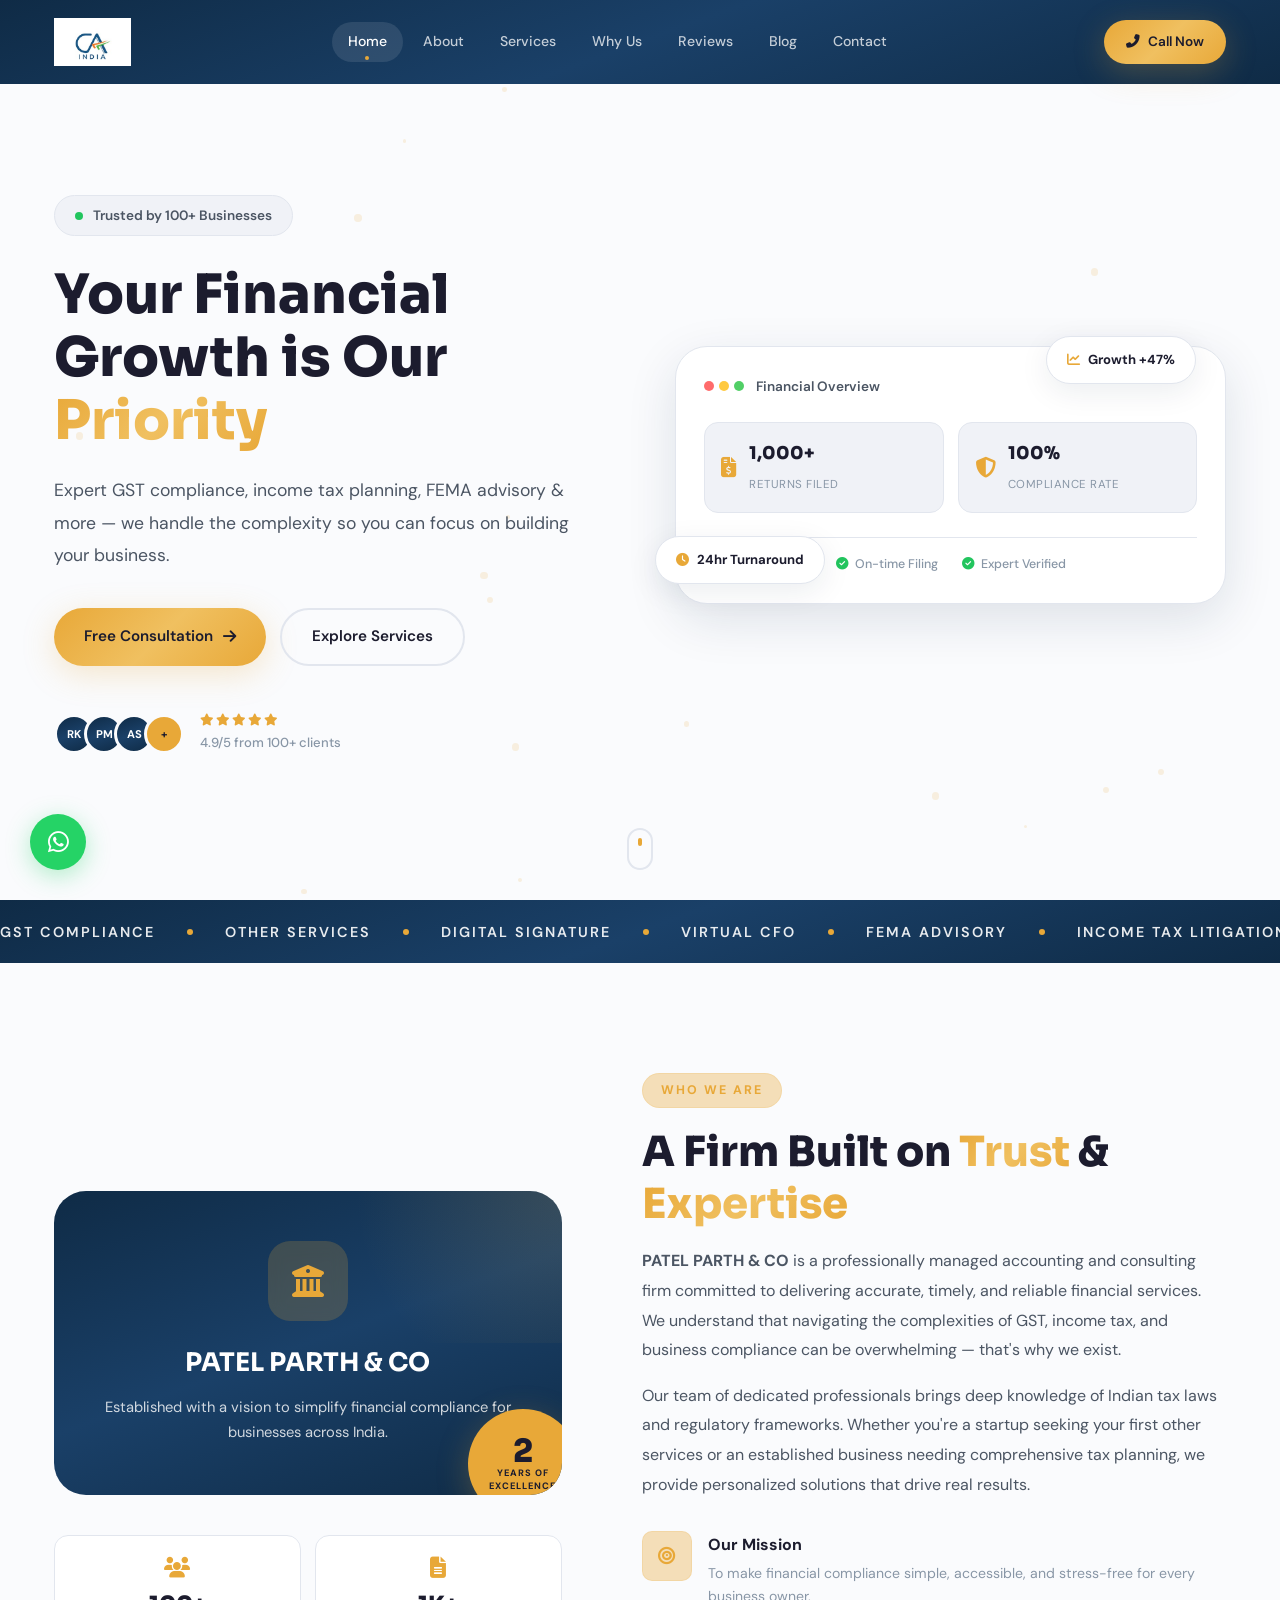
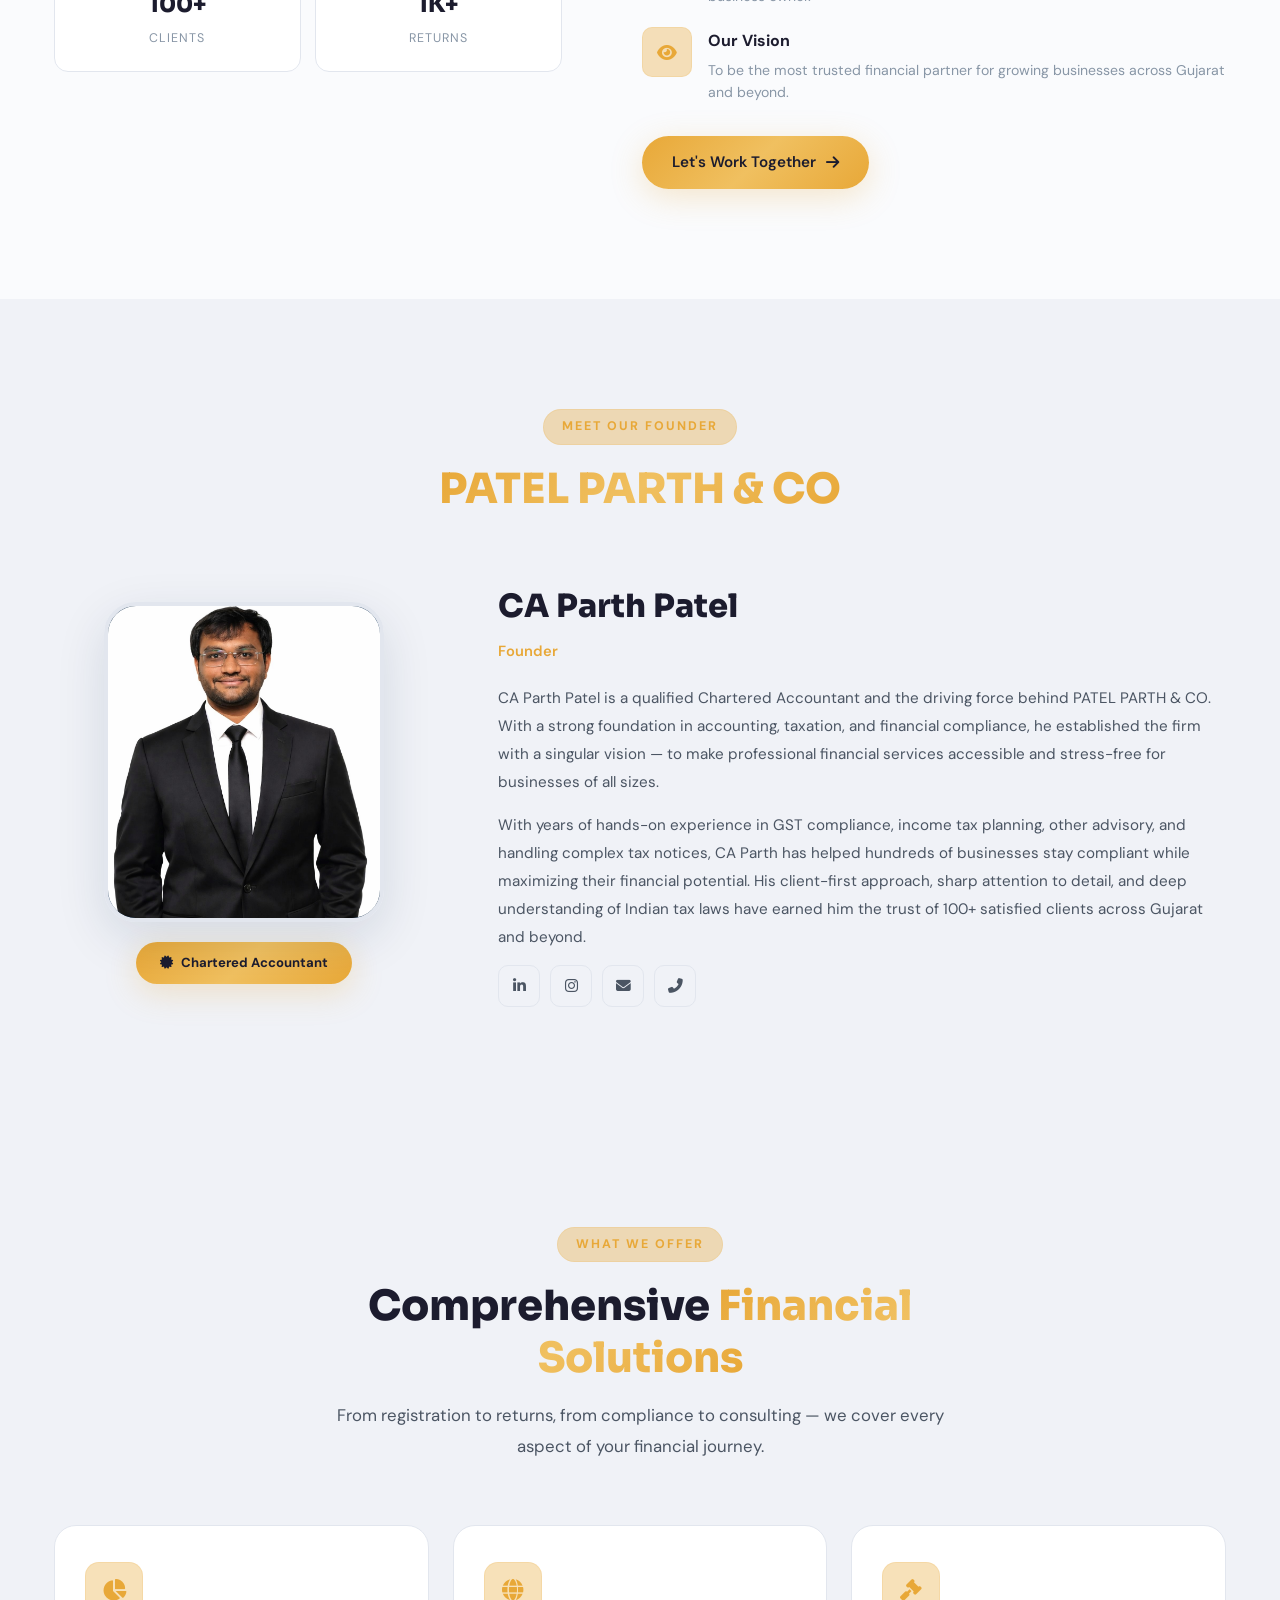
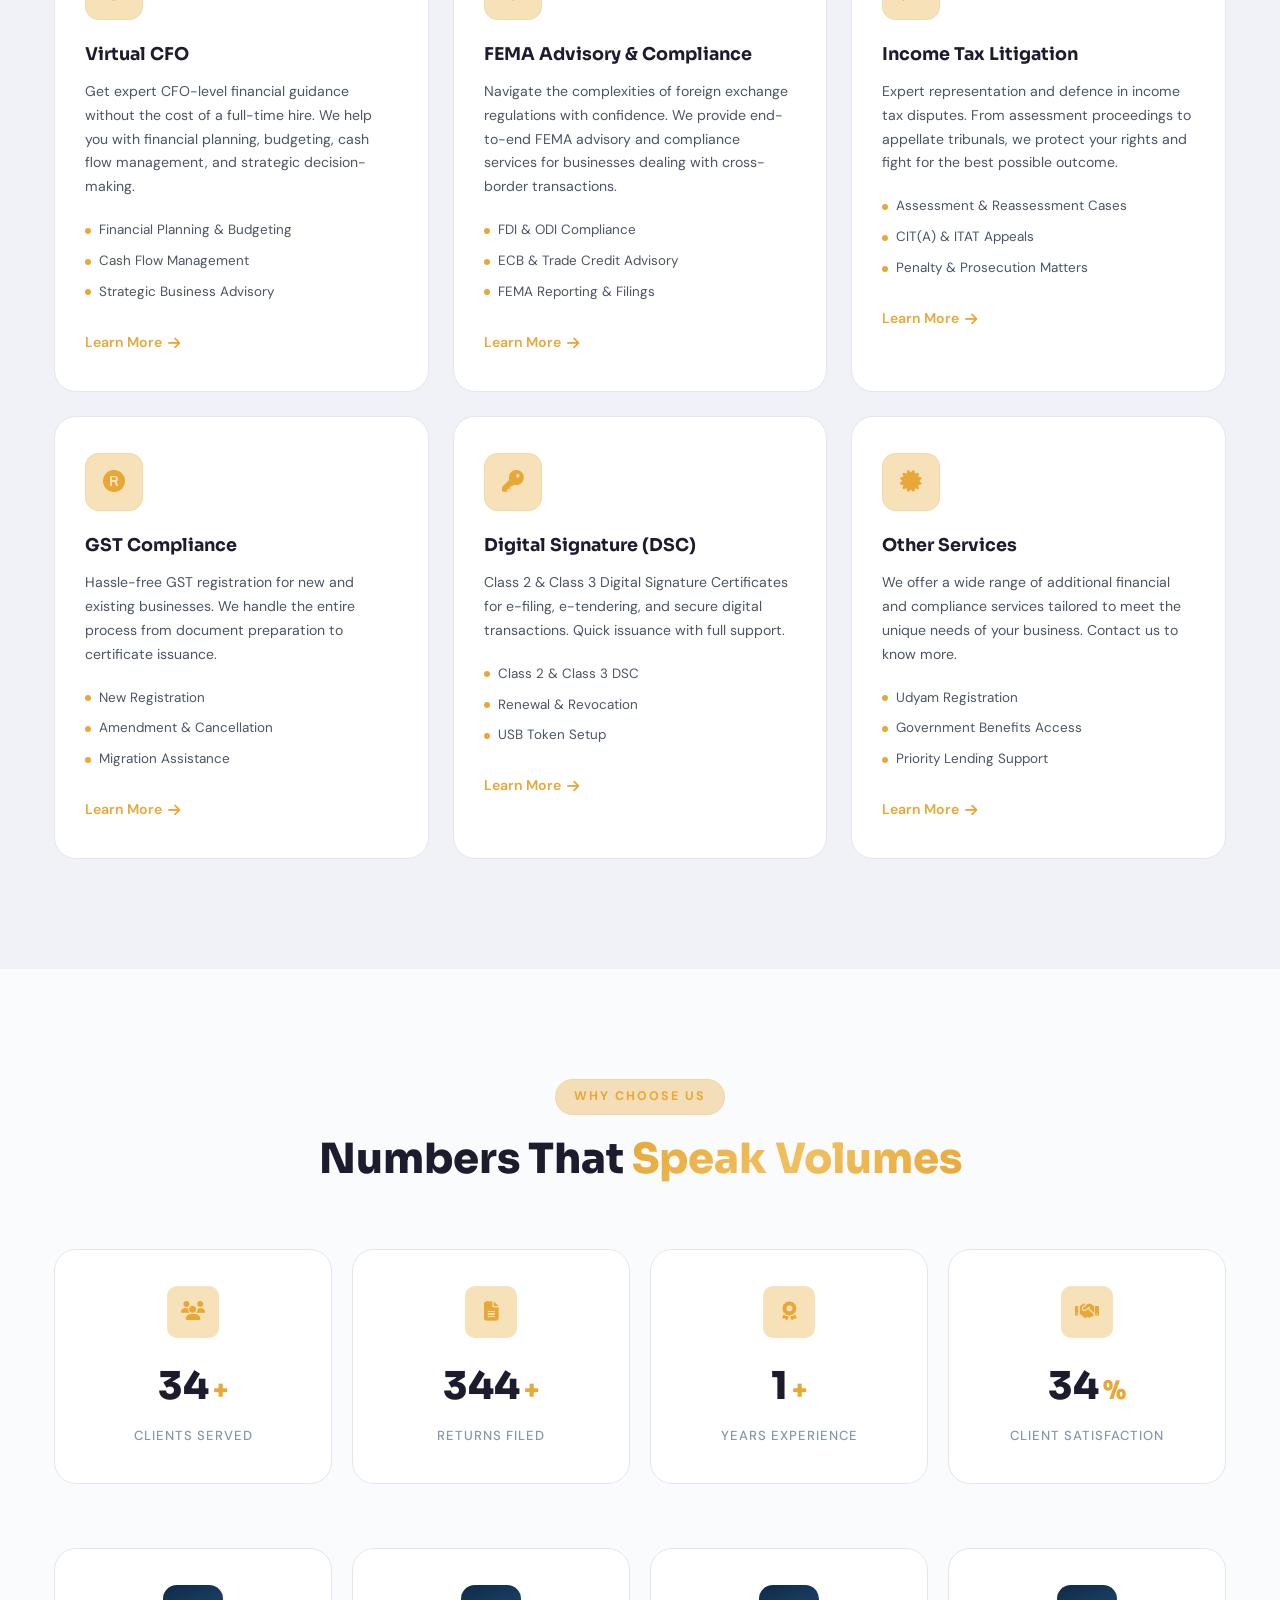
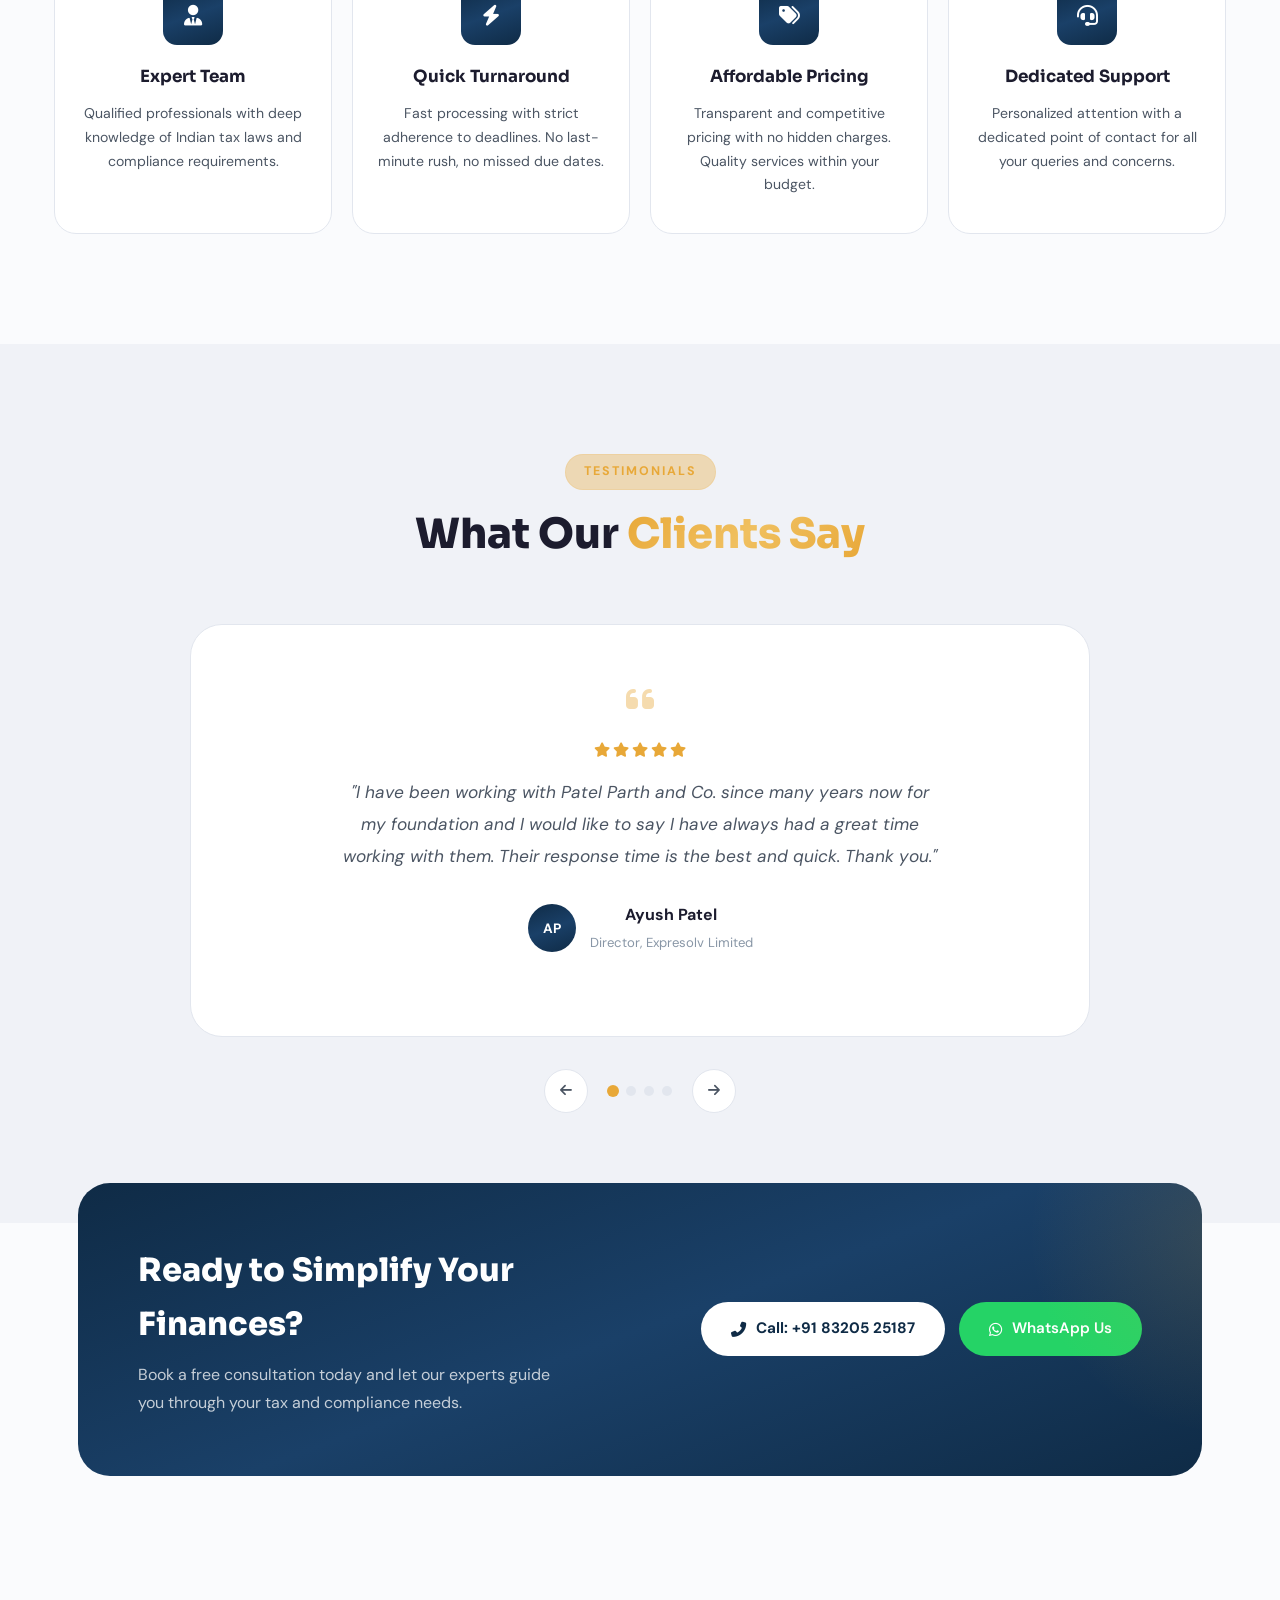
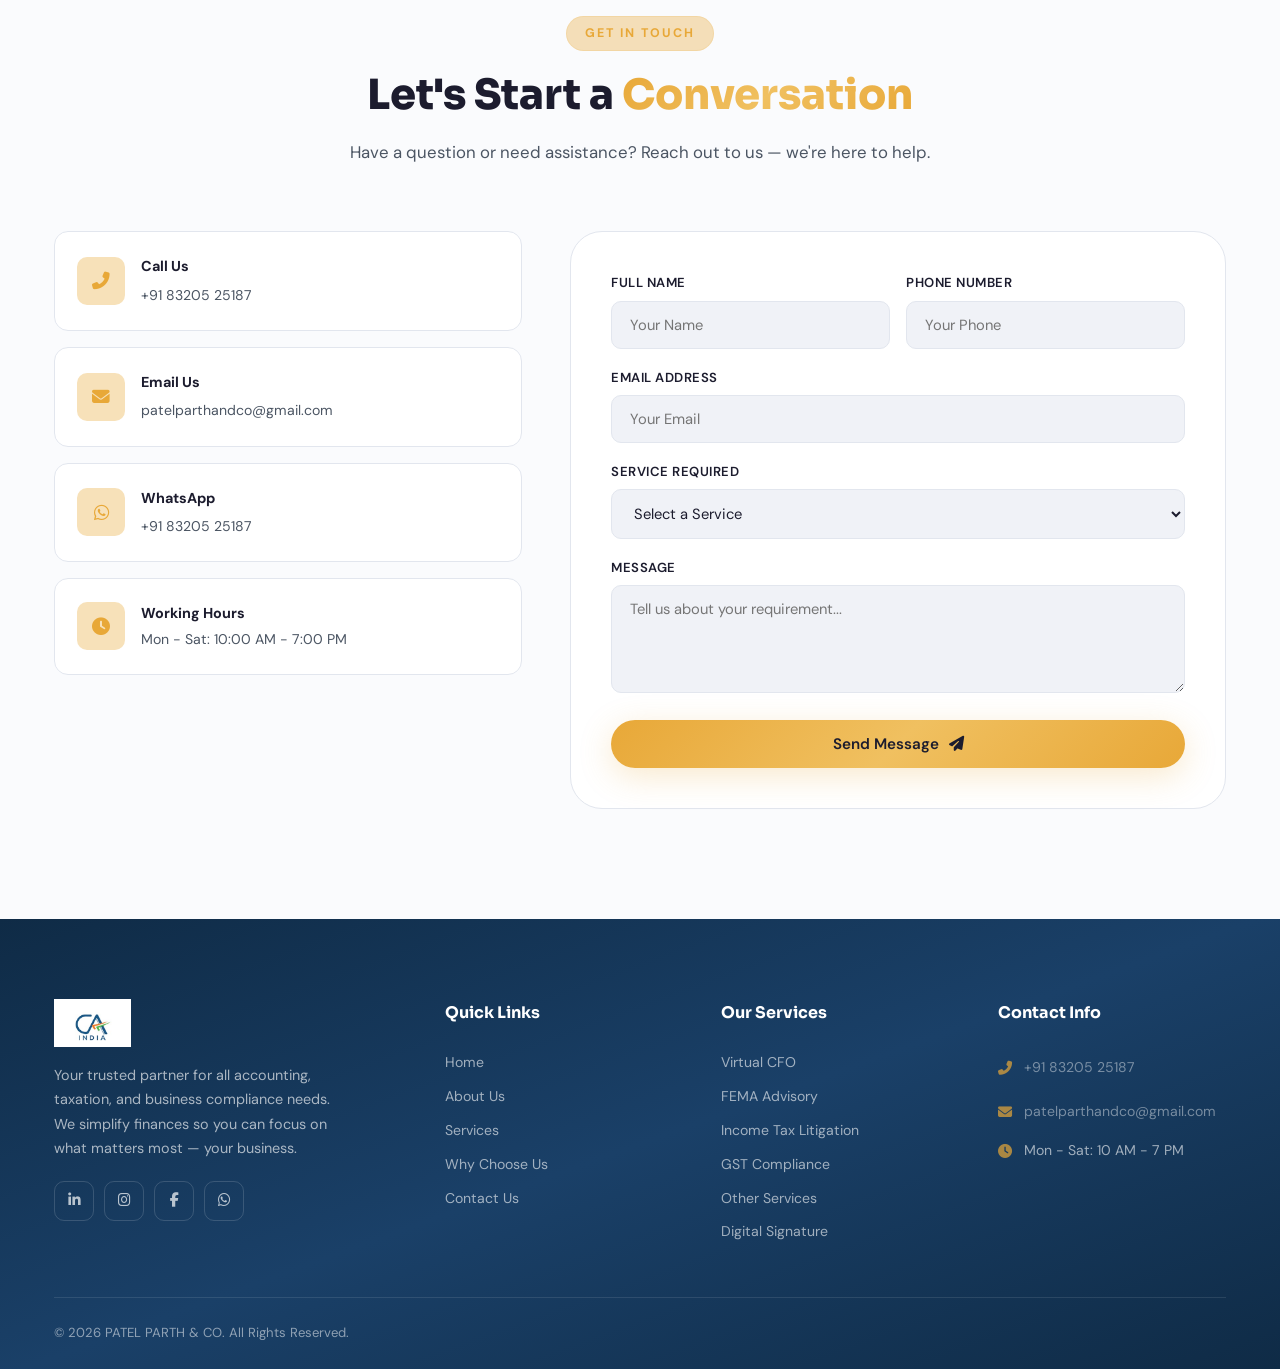
<file: index.html>
<!DOCTYPE html>
<html lang="en">
<head>
    <meta charset="UTF-8">
    <meta name="viewport" content="width=device-width, initial-scale=1.0">
    <title>PATEL PARTH & CO | Chartered Accountants & Business Consultants</title>
    <meta name="description" content="PATEL PARTH & CO offers expert GST, Income Tax, MSME, and DSC services. Trusted accounting and consulting firm dedicated to your financial growth.">
    <link rel="preconnect" href="https://fonts.googleapis.com">
    <link rel="preconnect" href="https://fonts.gstatic.com" crossorigin>
    <link href="https://fonts.googleapis.com/css2?family=DM+Sans:wght@300;400;500;600;700&family=Sora:wght@600;700;800&display=swap" rel="stylesheet">
    <link rel="stylesheet" href="https://cdnjs.cloudflare.com/ajax/libs/font-awesome/6.5.1/css/all.min.css">
    <link rel="stylesheet" href="style.css">
</head>
<body>

    <!-- Preloader -->
    <div id="preloader">
        <div class="loader-ring">
            <div class="loader-inner"></div>
            <img src="logo.jpeg" alt="PATEL PARTH & CO" style="height:40px;width:auto;">
        </div>
    </div>

    <!-- Cursor Glow (desktop only) -->
    <div class="cursor-glow" id="cursorGlow"></div>

    <!-- Navigation -->
    <header id="navbar">
        <div class="container nav-container">
            <a href="#" class="logo">
                <img src="logo.jpeg" alt="PATEL PARTH & CO" class="logo-img">
            </a>
            <nav class="nav-menu" id="navMenu">
                <a href="#home" class="nav-link active">Home</a>
                <a href="#about" class="nav-link">About</a>
                <a href="#services" class="nav-link">Services</a>
                <a href="#why-us" class="nav-link">Why Us</a>
                <a href="#testimonials" class="nav-link">Reviews</a>
                <a href="blog.html" class="nav-link">Blog</a>
                <a href="#contact" class="nav-link">Contact</a>
            </nav>
            <div class="nav-actions">
                <a href="tel:+918320525187" class="nav-cta">
                    <i class="fas fa-phone-alt"></i>
                    <span>Call Now</span>
                </a>
                <button class="hamburger" id="hamburger" aria-label="Toggle menu">
                    <span></span><span></span><span></span>
                </button>
            </div>
        </div>
    </header>

    <!-- Hero Section -->
    <section id="home" class="hero">
        <div class="hero-particles" id="heroParticles"></div>
        <div class="container hero-grid">
            <div class="hero-left">
                <div class="hero-pill" data-animate="fade-up">
                    <span class="pill-dot"></span>
                    Trusted by 100+ Businesses
                </div>
                <h1 data-animate="fade-up" data-delay="100">
                    Your Financial Growth is Our <span class="gradient-text">Priority</span>
                </h1>
                <p class="hero-sub" data-animate="fade-up" data-delay="200">
                    Expert GST compliance, income tax planning, FEMA advisory & more — we handle the complexity so you can focus on building your business.
                </p>
                <div class="hero-btns" data-animate="fade-up" data-delay="300">
                    <a href="#contact" class="btn btn-glow">
                        Free Consultation
                        <i class="fas fa-arrow-right"></i>
                    </a>
                    <a href="#services" class="btn btn-ghost">
                        Explore Services
                    </a>
                </div>
                <div class="hero-trust" data-animate="fade-up" data-delay="400">
                    <div class="trust-avatars">
                        <div class="trust-avatar">RK</div>
                        <div class="trust-avatar">PM</div>
                        <div class="trust-avatar">AS</div>
                        <div class="trust-avatar">+</div>
                    </div>
                    <div class="trust-text">
                        <div class="trust-stars">
                            <i class="fas fa-star"></i><i class="fas fa-star"></i><i class="fas fa-star"></i><i class="fas fa-star"></i><i class="fas fa-star"></i>
                        </div>
                        <span>4.9/5 from 100+ clients</span>
                    </div>
                </div>
            </div>
            <div class="hero-right" data-animate="fade-left" data-delay="200">
                <div class="hero-dashboard">
                    <div class="dash-header">
                        <div class="dash-dots"><span></span><span></span><span></span></div>
                        <span>Financial Overview</span>
                    </div>
                    <div class="dash-stats">
                        <div class="dash-stat">
                            <i class="fas fa-file-invoice-dollar"></i>
                            <div>
                                <span class="dash-stat-num">1,000+</span>
                                <span class="dash-stat-label">Returns Filed</span>
                            </div>
                        </div>
                        <div class="dash-stat">
                            <i class="fas fa-shield-halved"></i>
                            <div>
                                <span class="dash-stat-num">100%</span>
                                <span class="dash-stat-label">Compliance Rate</span>
                            </div>
                        </div>
                    </div>
                    <div class="dash-footer">
                        <span><i class="fas fa-check-circle"></i> On-time Filing</span>
                        <span><i class="fas fa-check-circle"></i> Expert Verified</span>
                    </div>
                </div>
                <!-- Floating badges -->
                <div class="hero-float float-1">
                    <i class="fas fa-chart-line"></i> Growth +47%
                </div>
                <div class="hero-float float-2">
                    <i class="fas fa-clock"></i> 24hr Turnaround
                </div>
            </div>
        </div>
        <div class="scroll-indicator">
            <div class="scroll-mouse">
                <div class="scroll-dot"></div>
            </div>
        </div>
    </section>

    <!-- Marquee Section -->
    <div class="marquee-section">
        <div class="marquee-track">
            <div class="marquee-content">
                <span>GST Compliance</span>
                <span class="marquee-dot"></span>
                <span>Other Services</span>
                <span class="marquee-dot"></span>
                <span>Digital Signature</span>
                <span class="marquee-dot"></span>
                <span>Virtual CFO</span>
                <span class="marquee-dot"></span>
                <span>FEMA Advisory</span>
                <span class="marquee-dot"></span>
                <span>Income Tax Litigation</span>
                <span class="marquee-dot"></span>
                <span>GST Compliance</span>
                <span class="marquee-dot"></span>
                <span>Other Services</span>
                <span class="marquee-dot"></span>
                <span>Digital Signature</span>
                <span class="marquee-dot"></span>
                <span>Virtual CFO</span>
                <span class="marquee-dot"></span>
                <span>FEMA Advisory</span>
                <span class="marquee-dot"></span>
                <span>Income Tax Litigation</span>
                <span class="marquee-dot"></span>
            </div>
        </div>
    </div>

    <!-- About Section -->
    <section id="about" class="about section">
        <div class="container">
            <div class="about-layout">
                <div class="about-left" data-animate="fade-right">
                    <div class="about-image-block">
                        <div class="about-icon-box">
                            <i class="fas fa-building-columns"></i>
                        </div>
                        <h3>PATEL PARTH & CO</h3>
                        <p>Established with a vision to simplify financial compliance for businesses across India.</p>
                        <div class="about-year-badge">
                            <span class="year-num" data-count="5">0</span>
                            <span class="year-label">Years of<br>Excellence</span>
                        </div>
                    </div>
                    <div class="about-mini-cards">
                        <div class="mini-card">
                            <i class="fas fa-users"></i>
                            <strong>100+</strong>
                            <span>Clients</span>
                        </div>
                        <div class="mini-card">
                            <i class="fas fa-file-alt"></i>
                            <strong>1K+</strong>
                            <span>Returns</span>
                        </div>
                    </div>
                </div>
                <div class="about-right" data-animate="fade-left">
                    <div class="tag-label">Who We Are</div>
                    <h2 class="sec-heading">A Firm Built on <span class="gradient-text">Trust</span> & <span class="gradient-text">Expertise</span></h2>
                    <p class="about-text">
                        <strong>PATEL PARTH & CO</strong> is a professionally managed accounting and consulting firm committed to delivering accurate, timely, and reliable financial services. We understand that navigating the complexities of GST, income tax, and business compliance can be overwhelming — that's why we exist.
                    </p>
                    <p class="about-text">
                        Our team of dedicated professionals brings deep knowledge of Indian tax laws and regulatory frameworks. Whether you're a startup seeking your first other services or an established business needing comprehensive tax planning, we provide personalized solutions that drive real results.
                    </p>
                    <div class="about-values">
                        <div class="value-item">
                            <div class="value-icon"><i class="fas fa-bullseye"></i></div>
                            <div>
                                <strong>Our Mission</strong>
                                <p>To make financial compliance simple, accessible, and stress-free for every business owner.</p>
                            </div>
                        </div>
                        <div class="value-item">
                            <div class="value-icon"><i class="fas fa-eye"></i></div>
                            <div>
                                <strong>Our Vision</strong>
                                <p>To be the most trusted financial partner for growing businesses across Gujarat and beyond.</p>
                            </div>
                        </div>
                    </div>
                    <a href="#contact" class="btn btn-glow">
                        Let's Work Together <i class="fas fa-arrow-right"></i>
                    </a>
                </div>
            </div>
        </div>
    </section>

    <!-- Founder Section -->
    <section id="founder" class="founder section">
        <div class="container">
            <div class="section-intro" data-animate="fade-up">
                <div class="tag-label">Meet Our Founder</div>
                <h2 class="sec-heading"><span class="gradient-text">PATEL PARTH & CO</span></h2>
            </div>
            <div class="founder-layout">
                <div class="founder-photo-wrap" data-animate="fade-right">
                    <div class="founder-photo">
                        <img src="founder.jpg" alt="CA Parth Patel">
                    </div>
                    <div class="founder-badge">
                        <i class="fas fa-certificate"></i> Chartered Accountant
                    </div>
                </div>
                <div class="founder-info" data-animate="fade-left">
                    <h3>CA Parth Patel</h3>
                    <span class="founder-role">Founder</span>
                    <p>CA Parth Patel is a qualified Chartered Accountant and the driving force behind PATEL PARTH & CO. With a strong foundation in accounting, taxation, and financial compliance, he established the firm with a singular vision — to make professional financial services accessible and stress-free for businesses of all sizes.</p>
                    <p>With years of hands-on experience in GST compliance, income tax planning, other advisory, and handling complex tax notices, CA Parth has helped hundreds of businesses stay compliant while maximizing their financial potential. His client-first approach, sharp attention to detail, and deep understanding of Indian tax laws have earned him the trust of 100+ satisfied clients across Gujarat and beyond.</p>
                    <div class="founder-socials">
                        <a href="https://www.linkedin.com/in/parth-patel-716681166" target="_blank" aria-label="LinkedIn"><i class="fab fa-linkedin-in"></i></a>
                        <a href="#" aria-label="Instagram"><i class="fab fa-instagram"></i></a>
                        <a href="mailto:patelparthandco@gmail.com" aria-label="Email"><i class="fas fa-envelope"></i></a>
                        <a href="tel:+918320525187" aria-label="Phone"><i class="fas fa-phone-alt"></i></a>
                    </div>
                </div>
            </div>
        </div>
    </section>

    <!-- Services Section -->
    <section id="services" class="services section">
        <div class="container">
            <div class="section-intro" data-animate="fade-up">
                <div class="tag-label">What We Offer</div>
                <h2 class="sec-heading">Comprehensive <span class="gradient-text">Financial Solutions</span></h2>
                <p class="section-sub">From registration to returns, from compliance to consulting — we cover every aspect of your financial journey.</p>
            </div>
            <div class="services-grid">
                <div class="service-card" data-animate="fade-up" data-delay="0">
                    <div class="service-icon-wrap">
                        <i class="fas fa-chart-pie"></i>
                    </div>
                    <h3>Virtual CFO</h3>
                    <p>Get expert CFO-level financial guidance without the cost of a full-time hire. We help you with financial planning, budgeting, cash flow management, and strategic decision-making.</p>
                    <ul class="service-list">
                        <li>Financial Planning & Budgeting</li>
                        <li>Cash Flow Management</li>
                        <li>Strategic Business Advisory</li>
                    </ul>
                    <a href="virtual-cfo.html" class="service-cta">Learn More <i class="fas fa-arrow-right"></i></a>
                </div>
                <div class="service-card" data-animate="fade-up" data-delay="100">
                    <div class="service-icon-wrap">
                        <i class="fas fa-globe"></i>
                    </div>
                    <h3>FEMA Advisory & Compliance</h3>
                    <p>Navigate the complexities of foreign exchange regulations with confidence. We provide end-to-end FEMA advisory and compliance services for businesses dealing with cross-border transactions.</p>
                    <ul class="service-list">
                        <li>FDI & ODI Compliance</li>
                        <li>ECB & Trade Credit Advisory</li>
                        <li>FEMA Reporting & Filings</li>
                    </ul>
                    <a href="fema-advisory.html" class="service-cta">Learn More <i class="fas fa-arrow-right"></i></a>
                </div>
                <div class="service-card" data-animate="fade-up" data-delay="200">
                    <div class="service-icon-wrap">
                        <i class="fas fa-gavel"></i>
                    </div>
                    <h3>Income Tax Litigation</h3>
                    <p>Expert representation and defence in income tax disputes. From assessment proceedings to appellate tribunals, we protect your rights and fight for the best possible outcome.</p>
                    <ul class="service-list">
                        <li>Assessment & Reassessment Cases</li>
                        <li>CIT(A) & ITAT Appeals</li>
                        <li>Penalty & Prosecution Matters</li>
                    </ul>
                    <a href="income-tax-litigation.html" class="service-cta">Learn More <i class="fas fa-arrow-right"></i></a>
                </div>
                <div class="service-card" data-animate="fade-up" data-delay="0">
                    <div class="service-icon-wrap">
                        <i class="fas fa-registered"></i>
                    </div>
                    <h3>GST Compliance</h3>
                    <p>Hassle-free GST registration for new and existing businesses. We handle the entire process from document preparation to certificate issuance.</p>
                    <ul class="service-list">
                        <li>New Registration</li>
                        <li>Amendment & Cancellation</li>
                        <li>Migration Assistance</li>
                    </ul>
                    <a href="gst-registration.html" class="service-cta">Learn More <i class="fas fa-arrow-right"></i></a>
                </div>
                <div class="service-card" data-animate="fade-up" data-delay="100">
                    <div class="service-icon-wrap">
                        <i class="fas fa-key"></i>
                    </div>
                    <h3>Digital Signature (DSC)</h3>
                    <p>Class 2 & Class 3 Digital Signature Certificates for e-filing, e-tendering, and secure digital transactions. Quick issuance with full support.</p>
                    <ul class="service-list">
                        <li>Class 2 & Class 3 DSC</li>
                        <li>Renewal & Revocation</li>
                        <li>USB Token Setup</li>
                    </ul>
                    <a href="digital-signature.html" class="service-cta">Learn More <i class="fas fa-arrow-right"></i></a>
                </div>
                <div class="service-card" data-animate="fade-up" data-delay="200">
                    <div class="service-icon-wrap">
                        <i class="fas fa-certificate"></i>
                    </div>
                    <h3>Other Services</h3>
                    <p>We offer a wide range of additional financial and compliance services tailored to meet the unique needs of your business. Contact us to know more.</p>
                    <ul class="service-list">
                        <li>Udyam Registration</li>
                        <li>Government Benefits Access</li>
                        <li>Priority Lending Support</li>
                    </ul>
                    <a href="msme-certificate.html" class="service-cta">Learn More <i class="fas fa-arrow-right"></i></a>
                </div>
            </div>
        </div>
    </section>

    <!-- Stats / Why Us -->
    <section id="why-us" class="why-us section">
        <div class="container">
            <div class="section-intro" data-animate="fade-up">
                <div class="tag-label">Why Choose Us</div>
                <h2 class="sec-heading">Numbers That <span class="gradient-text">Speak Volumes</span></h2>
            </div>
            <div class="stats-row" data-animate="fade-up">
                <div class="stat-card">
                    <div class="stat-icon"><i class="fas fa-users"></i></div>
                    <div class="stat-num" data-count="100">0</div>
                    <div class="stat-suffix">+</div>
                    <div class="stat-label">Clients Served</div>
                </div>
                <div class="stat-card">
                    <div class="stat-icon"><i class="fas fa-file-alt"></i></div>
                    <div class="stat-num" data-count="1000">0</div>
                    <div class="stat-suffix">+</div>
                    <div class="stat-label">Returns Filed</div>
                </div>
                <div class="stat-card">
                    <div class="stat-icon"><i class="fas fa-award"></i></div>
                    <div class="stat-num" data-count="5">0</div>
                    <div class="stat-suffix">+</div>
                    <div class="stat-label">Years Experience</div>
                </div>
                <div class="stat-card">
                    <div class="stat-icon"><i class="fas fa-handshake"></i></div>
                    <div class="stat-num" data-count="99">0</div>
                    <div class="stat-suffix">%</div>
                    <div class="stat-label">Client Satisfaction</div>
                </div>
            </div>
            <div class="features-row">
                <div class="feature-card" data-animate="fade-up" data-delay="0">
                    <div class="feature-icon-wrap"><i class="fas fa-user-tie"></i></div>
                    <h3>Expert Team</h3>
                    <p>Qualified professionals with deep knowledge of Indian tax laws and compliance requirements.</p>
                </div>
                <div class="feature-card" data-animate="fade-up" data-delay="100">
                    <div class="feature-icon-wrap"><i class="fas fa-bolt"></i></div>
                    <h3>Quick Turnaround</h3>
                    <p>Fast processing with strict adherence to deadlines. No last-minute rush, no missed due dates.</p>
                </div>
                <div class="feature-card" data-animate="fade-up" data-delay="200">
                    <div class="feature-icon-wrap"><i class="fas fa-tags"></i></div>
                    <h3>Affordable Pricing</h3>
                    <p>Transparent and competitive pricing with no hidden charges. Quality services within your budget.</p>
                </div>
                <div class="feature-card" data-animate="fade-up" data-delay="300">
                    <div class="feature-icon-wrap"><i class="fas fa-headset"></i></div>
                    <h3>Dedicated Support</h3>
                    <p>Personalized attention with a dedicated point of contact for all your queries and concerns.</p>
                </div>
            </div>
        </div>
    </section>

    <!-- Testimonials -->
    <section id="testimonials" class="testimonials section">
        <div class="container">
            <div class="section-intro" data-animate="fade-up">
                <div class="tag-label">Testimonials</div>
                <h2 class="sec-heading">What Our <span class="gradient-text">Clients Say</span></h2>
            </div>
            <div class="testimonial-slider" data-animate="fade-up">
                <div class="testimonial-track" id="testimonialTrack">
                    <div class="testimonial-card">
                        <div class="testi-quote"><i class="fas fa-quote-left"></i></div>
                        <div class="testi-stars">
                            <i class="fas fa-star"></i><i class="fas fa-star"></i><i class="fas fa-star"></i><i class="fas fa-star"></i><i class="fas fa-star"></i>
                        </div>
                        <p>"I have been working with Patel Parth and Co. since many years now for my foundation and I would like to say I have always had a great time working with them. Their response time is the best and quick. Thank you."</p>
                        <div class="testi-author">
                            <div class="testi-avatar">AP</div>
                            <div>
                                <strong>Ayush Patel</strong>
                                <span>Director, Expresolv Limited</span>
                            </div>
                        </div>
                    </div>
                    <div class="testimonial-card">
                        <div class="testi-quote"><i class="fas fa-quote-left"></i></div>
                        <div class="testi-stars">
                            <i class="fas fa-star"></i><i class="fas fa-star"></i><i class="fas fa-star"></i><i class="fas fa-star"></i><i class="fas fa-star"></i>
                        </div>
                        <p>"PATEL PARTH & CO has been our trusted CA firm for all GST and income tax matters. CA Parth's expertise and dedication is truly commendable. He handles everything professionally and always ensures we are fully compliant. Highly recommend their services to every business owner."</p>
                        <div class="testi-author">
                            <div class="testi-avatar">YB</div>
                            <div>
                                <strong>Yogesh Bhai</strong>
                                <span>Proprietor, Om Consultancy</span>
                            </div>
                        </div>
                    </div>
                    <div class="testimonial-card">
                        <div class="testi-quote"><i class="fas fa-quote-left"></i></div>
                        <div class="testi-stars">
                            <i class="fas fa-star"></i><i class="fas fa-star"></i><i class="fas fa-star"></i><i class="fas fa-star"></i><i class="fas fa-star"></i>
                        </div>
                        <p>"CA Parth handled our income tax filing and GST compliance seamlessly. His attention to detail and deep knowledge saved us from a major penalty. Truly a reliable CA firm for any business."</p>
                        <div class="testi-author">
                            <div class="testi-avatar">RS</div>
                            <div>
                                <strong>Rahul Shah</strong>
                                <span>Managing Director, Shah Enterprises</span>
                            </div>
                        </div>
                    </div>
                    <div class="testimonial-card">
                        <div class="testi-quote"><i class="fas fa-quote-left"></i></div>
                        <div class="testi-stars">
                            <i class="fas fa-star"></i><i class="fas fa-star"></i><i class="fas fa-star"></i><i class="fas fa-star"></i><i class="fas fa-star"></i>
                        </div>
                        <p>"We approached PATEL PARTH & CO for FEMA compliance and RBI reporting. Their expertise in cross-border transactions is exceptional. Professional, prompt, and highly knowledgeable team."</p>
                        <div class="testi-author">
                            <div class="testi-avatar">NM</div>
                            <div>
                                <strong>Neha Modi</strong>
                                <span>CFO, TechVenture Solutions</span>
                            </div>
                        </div>
                    </div>
                </div>
                <div class="slider-controls">
                    <button class="slider-btn" id="prevBtn" aria-label="Previous"><i class="fas fa-arrow-left"></i></button>
                    <div class="slider-dots" id="sliderDots"></div>
                    <button class="slider-btn" id="nextBtn" aria-label="Next"><i class="fas fa-arrow-right"></i></button>
                </div>
            </div>
        </div>
    </section>

    <!-- CTA Banner -->
    <section class="cta-banner">
        <div class="container">
            <div class="cta-box" data-animate="fade-up">
                <div class="cta-content">
                    <h2>Ready to Simplify Your Finances?</h2>
                    <p>Book a free consultation today and let our experts guide you through your tax and compliance needs.</p>
                </div>
                <div class="cta-buttons">
                    <a href="tel:+918320525187" class="btn btn-white">
                        <i class="fas fa-phone-alt"></i> Call: +91 83205 25187
                    </a>
                    <a href="https://wa.me/918320525187" target="_blank" class="btn btn-wa">
                        <i class="fab fa-whatsapp"></i> WhatsApp Us
                    </a>
                </div>
            </div>
        </div>
    </section>

    <!-- Contact Section -->
    <section id="contact" class="contact section">
        <div class="container">
            <div class="section-intro" data-animate="fade-up">
                <div class="tag-label">Get In Touch</div>
                <h2 class="sec-heading">Let's Start a <span class="gradient-text">Conversation</span></h2>
                <p class="section-sub">Have a question or need assistance? Reach out to us — we're here to help.</p>
            </div>
            <div class="contact-layout">
                <div class="contact-info" data-animate="fade-right">
                    <div class="info-card">
                        <div class="info-icon"><i class="fas fa-phone-alt"></i></div>
                        <div>
                            <h4>Call Us</h4>
                            <a href="tel:+918320525187">+91 83205 25187</a>
                        </div>
                    </div>
                    <div class="info-card">
                        <div class="info-icon"><i class="fas fa-envelope"></i></div>
                        <div>
                            <h4>Email Us</h4>
                            <a href="mailto:patelparthandco@gmail.com">patelparthandco@gmail.com</a>
                        </div>
                    </div>
                    <div class="info-card">
                        <div class="info-icon"><i class="fab fa-whatsapp"></i></div>
                        <div>
                            <h4>WhatsApp</h4>
                            <a href="https://wa.me/918320525187" target="_blank">+91 83205 25187</a>
                        </div>
                    </div>
                    <div class="info-card">
                        <div class="info-icon"><i class="fas fa-clock"></i></div>
                        <div>
                            <h4>Working Hours</h4>
                            <p>Mon - Sat: 10:00 AM - 7:00 PM</p>
                        </div>
                    </div>
                </div>
                <form class="contact-form" data-animate="fade-left" id="contactForm">
                    <input type="hidden" name="access_key" value="46e20993-4ee1-4ebb-a198-87d9d3639e5d">
                    <input type="hidden" name="subject" value="New Enquiry - PATEL PARTH & CO Website">
                    <!-- Anti-spam honeypot (hidden from users) -->
                    <input type="checkbox" name="botcheck" class="hidden" style="display:none;">
                    <div class="form-row">
                        <div class="form-field">
                            <label for="name">Full Name</label>
                            <input type="text" id="name" name="name" placeholder="Your Name" required>
                        </div>
                        <div class="form-field">
                            <label for="phone">Phone Number</label>
                            <input type="tel" id="phone" name="phone" placeholder="Your Phone" required>
                        </div>
                    </div>
                    <div class="form-field">
                        <label for="email">Email Address</label>
                        <input type="email" id="email" name="email" placeholder="Your Email">
                    </div>
                    <div class="form-field">
                        <label for="service">Service Required</label>
                        <select id="service" name="service" required>
                            <option value="" disabled selected>Select a Service</option>
                            <option value="gst-return">GST Return Filing</option>
                            <option value="gst-registration">GST Compliance</option>
                            <option value="msme">Other Services</option>
                            <option value="itr">Income Tax Return</option>
                            <option value="tax-notice">Income Tax / GST Notice</option>
                            <option value="dsc">Digital Signature (DSC)</option>
                            <option value="other">Other</option>
                        </select>
                    </div>
                    <div class="form-field">
                        <label for="message">Message</label>
                        <textarea id="message" name="message" rows="4" placeholder="Tell us about your requirement..."></textarea>
                    </div>
                    <button type="submit" class="btn btn-glow btn-full">
                        Send Message <i class="fas fa-paper-plane"></i>
                    </button>
                </form>
            </div>
        </div>
    </section>

    <!-- Footer -->
    <footer class="footer">
        <div class="container">
            <div class="footer-top">
                <div class="footer-brand">
                    <a href="#" class="logo">
                        <img src="logo.jpeg" alt="PATEL PARTH & CO" class="logo-img">
                    </a>
                    <p>Your trusted partner for all accounting, taxation, and business compliance needs. We simplify finances so you can focus on what matters most — your business.</p>
                    <div class="footer-socials">
                        <a href="https://www.linkedin.com/in/parth-patel-716681166" target="_blank" aria-label="LinkedIn"><i class="fab fa-linkedin-in"></i></a>
                        <a href="#" aria-label="Instagram"><i class="fab fa-instagram"></i></a>
                        <a href="#" aria-label="Facebook"><i class="fab fa-facebook-f"></i></a>
                        <a href="https://wa.me/918320525187" aria-label="WhatsApp"><i class="fab fa-whatsapp"></i></a>
                    </div>
                </div>
                <div class="footer-col">
                    <h4>Quick Links</h4>
                    <a href="#home">Home</a>
                    <a href="#about">About Us</a>
                    <a href="#services">Services</a>
                    <a href="#why-us">Why Choose Us</a>
                    <a href="#contact">Contact Us</a>
                </div>
                <div class="footer-col">
                    <h4>Our Services</h4>
                    <a href="virtual-cfo.html">Virtual CFO</a>
                    <a href="fema-advisory.html">FEMA Advisory</a>
                    <a href="income-tax-litigation.html">Income Tax Litigation</a>
                    <a href="gst-registration.html">GST Compliance</a>
                    <a href="msme-certificate.html">Other Services</a>
                    <a href="digital-signature.html">Digital Signature</a>
                </div>
                <div class="footer-col">
                    <h4>Contact Info</h4>
                    <div class="footer-contact-row">
                        <i class="fas fa-phone-alt"></i>
                        <a href="tel:+918320525187">+91 83205 25187</a>
                    </div>
                    <div class="footer-contact-row">
                        <i class="fas fa-envelope"></i>
                        <a href="mailto:patelparthandco@gmail.com">patelparthandco@gmail.com</a>
                    </div>
                    <div class="footer-contact-row">
                        <i class="fas fa-clock"></i>
                        <span>Mon - Sat: 10 AM - 7 PM</span>
                    </div>
                </div>
            </div>
            <div class="footer-bottom">
                <p>&copy; 2026 PATEL PARTH & CO. All Rights Reserved.</p>
            </div>
        </div>
    </footer>

    <!-- Back to Top -->
    <a href="#home" class="back-to-top" id="backToTop" aria-label="Back to top">
        <i class="fas fa-arrow-up"></i>
    </a>

    <!-- WhatsApp Float -->
    <a href="https://wa.me/918320525187" class="whatsapp-float" target="_blank" aria-label="Chat on WhatsApp">
        <i class="fab fa-whatsapp"></i>
        <span class="wa-tooltip">Chat with us</span>
    </a>

    <script src="script.js"></script>
</body>
</html>
</file>
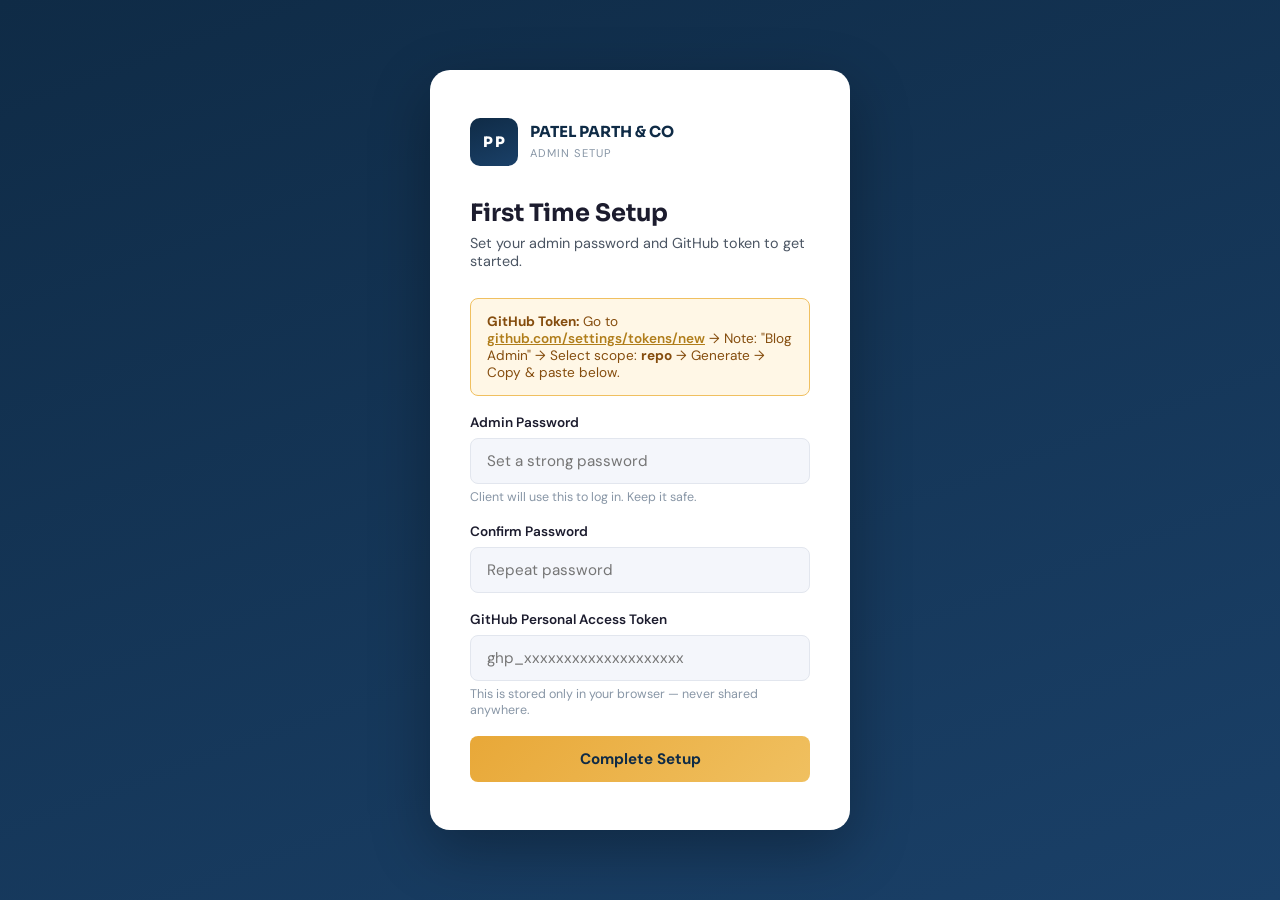
<file: admin/index.html>
<!DOCTYPE html>
<html lang="en">
<head>
    <meta charset="UTF-8">
    <meta name="viewport" content="width=device-width, initial-scale=1.0">
    <title>Admin Panel | PATEL PARTH & CO</title>
    <link rel="preconnect" href="https://fonts.googleapis.com">
    <link href="https://fonts.googleapis.com/css2?family=DM+Sans:wght@400;500;600;700&family=Sora:wght@700;800&display=swap" rel="stylesheet">
    <link rel="stylesheet" href="https://cdnjs.cloudflare.com/ajax/libs/font-awesome/6.5.1/css/all.min.css">
    <style>
        :root {
            --primary: #0F2B46;
            --primary-mid: #1A4068;
            --accent: #E8A838;
            --accent-light: #F0C060;
            --bg: #F4F6FB;
            --bg-card: #FFFFFF;
            --text: #1C1C2E;
            --text-mid: #4B5563;
            --text-light: #8896A6;
            --border: #E2E6EE;
            --success: #10B981;
            --error: #EF4444;
            --radius: 12px;
            --radius-sm: 8px;
            --shadow: 0 4px 24px rgba(15,43,70,0.10);
            --font: 'DM Sans', sans-serif;
            --font-heading: 'Sora', sans-serif;
        }
        * { margin: 0; padding: 0; box-sizing: border-box; }
        body { font-family: var(--font); background: var(--bg); color: var(--text); min-height: 100vh; }

        /* ---- SCREENS ---- */
        .screen { display: none; min-height: 100vh; }
        .screen.active { display: flex; }

        /* ---- AUTH SCREENS (login + setup) ---- */
        .auth-screen {
            align-items: center;
            justify-content: center;
            background: linear-gradient(160deg, #0F2B46 0%, #1A4068 100%);
            padding: 20px;
        }
        .auth-box {
            background: var(--bg-card);
            border-radius: 20px;
            padding: 48px 40px;
            width: 100%;
            max-width: 420px;
            box-shadow: 0 20px 60px rgba(0,0,0,0.3);
        }
        .auth-logo {
            display: flex;
            align-items: center;
            gap: 12px;
            margin-bottom: 32px;
        }
        .auth-logo-mark {
            width: 48px; height: 48px;
            background: linear-gradient(160deg, #0F2B46, #1A4068);
            border-radius: 10px;
            display: flex; align-items: center; justify-content: center;
            gap: 2px;
        }
        .auth-logo-mark span {
            font-family: var(--font-heading);
            font-weight: 800; font-size: 0.9rem; color: #fff;
        }
        .auth-logo-text strong {
            display: block;
            font-family: var(--font-heading);
            font-size: 0.95rem;
            color: var(--primary);
        }
        .auth-logo-text small {
            font-size: 0.7rem;
            color: var(--text-light);
            letter-spacing: 1px;
            text-transform: uppercase;
        }
        .auth-box h2 {
            font-family: var(--font-heading);
            font-size: 1.5rem;
            color: var(--text);
            margin-bottom: 6px;
        }
        .auth-box p { color: var(--text-mid); font-size: 0.9rem; margin-bottom: 28px; }
        .form-group { margin-bottom: 18px; }
        .form-group label {
            display: block;
            font-size: 0.85rem;
            font-weight: 600;
            color: var(--text);
            margin-bottom: 7px;
        }
        .form-group input, .form-group select, .form-group textarea {
            width: 100%;
            padding: 12px 16px;
            border: 1.5px solid var(--border);
            border-radius: var(--radius-sm);
            font-family: var(--font);
            font-size: 0.95rem;
            color: var(--text);
            background: var(--bg);
            transition: border-color 0.2s;
            outline: none;
        }
        .form-group input:focus, .form-group select:focus, .form-group textarea:focus {
            border-color: var(--accent);
            background: #fff;
        }
        .form-group small {
            display: block;
            font-size: 0.78rem;
            color: var(--text-light);
            margin-top: 5px;
        }
        .btn-primary {
            width: 100%;
            padding: 13px;
            background: linear-gradient(135deg, #E8A838, #F0C060);
            color: var(--primary);
            border: none;
            border-radius: var(--radius-sm);
            font-family: var(--font);
            font-size: 0.95rem;
            font-weight: 700;
            cursor: pointer;
            transition: 0.2s;
        }
        .btn-primary:hover { transform: translateY(-1px); box-shadow: 0 6px 20px rgba(232,168,56,0.35); }
        .btn-primary:disabled { opacity: 0.6; cursor: not-allowed; transform: none; }
        .alert {
            padding: 12px 16px;
            border-radius: var(--radius-sm);
            font-size: 0.88rem;
            font-weight: 500;
            margin-bottom: 18px;
            display: none;
        }
        .alert.error { background: #FEE2E2; color: #DC2626; border: 1px solid #FECACA; }
        .alert.success { background: #D1FAE5; color: #065F46; border: 1px solid #A7F3D0; }
        .alert.show { display: block; }

        /* ---- DASHBOARD SCREEN ---- */
        .dashboard-screen {
            flex-direction: column;
        }
        /* Sidebar + Main layout */
        .admin-layout {
            display: flex;
            min-height: 100vh;
            width: 100%;
        }
        .sidebar {
            width: 240px;
            background: var(--primary);
            display: flex;
            flex-direction: column;
            padding: 0;
            flex-shrink: 0;
        }
        .sidebar-logo {
            padding: 24px 20px;
            border-bottom: 1px solid rgba(255,255,255,0.08);
        }
        .sidebar-logo strong {
            display: block;
            font-family: var(--font-heading);
            font-size: 0.88rem;
            color: #fff;
        }
        .sidebar-logo small {
            font-size: 0.7rem;
            color: rgba(255,255,255,0.4);
            text-transform: uppercase;
            letter-spacing: 1px;
        }
        .sidebar-nav {
            flex: 1;
            padding: 16px 12px;
        }
        .nav-item {
            display: flex;
            align-items: center;
            gap: 10px;
            padding: 11px 14px;
            border-radius: 8px;
            color: rgba(255,255,255,0.6);
            font-size: 0.9rem;
            font-weight: 500;
            cursor: pointer;
            transition: 0.2s;
            margin-bottom: 4px;
            border: none;
            background: none;
            width: 100%;
            text-align: left;
        }
        .nav-item:hover { background: rgba(255,255,255,0.08); color: #fff; }
        .nav-item.active { background: rgba(232,168,56,0.15); color: var(--accent); }
        .nav-item i { width: 18px; text-align: center; }
        .sidebar-bottom {
            padding: 16px 12px;
            border-top: 1px solid rgba(255,255,255,0.08);
        }
        .main-content {
            flex: 1;
            display: flex;
            flex-direction: column;
            overflow: hidden;
        }
        .topbar {
            background: var(--bg-card);
            border-bottom: 1px solid var(--border);
            padding: 16px 32px;
            display: flex;
            align-items: center;
            justify-content: space-between;
        }
        .topbar h1 {
            font-family: var(--font-heading);
            font-size: 1.2rem;
            color: var(--text);
        }
        .topbar-actions { display: flex; gap: 10px; align-items: center; }
        .btn-new {
            display: flex; align-items: center; gap: 8px;
            padding: 9px 18px;
            background: linear-gradient(135deg, #E8A838, #F0C060);
            color: var(--primary);
            border: none;
            border-radius: 8px;
            font-family: var(--font);
            font-size: 0.88rem;
            font-weight: 700;
            cursor: pointer;
            transition: 0.2s;
        }
        .btn-new:hover { transform: translateY(-1px); box-shadow: 0 4px 16px rgba(232,168,56,0.3); }
        .content-area {
            flex: 1;
            padding: 32px;
            overflow-y: auto;
        }

        /* ---- POSTS LIST ---- */
        .posts-list { display: flex; flex-direction: column; gap: 12px; }
        .post-item {
            background: var(--bg-card);
            border: 1px solid var(--border);
            border-radius: var(--radius);
            padding: 20px 24px;
            display: flex;
            align-items: center;
            justify-content: space-between;
            gap: 16px;
            transition: 0.2s;
        }
        .post-item:hover { box-shadow: var(--shadow); border-color: rgba(232,168,56,0.3); }
        .post-item-info { flex: 1; }
        .post-item-title {
            font-weight: 600;
            font-size: 1rem;
            color: var(--text);
            margin-bottom: 4px;
        }
        .post-item-meta {
            display: flex; gap: 12px; align-items: center; flex-wrap: wrap;
        }
        .post-item-cat {
            background: rgba(232,168,56,0.12);
            color: #b07d1a;
            padding: 2px 10px;
            border-radius: 100px;
            font-size: 0.75rem;
            font-weight: 600;
        }
        .post-item-date { color: var(--text-light); font-size: 0.82rem; }
        .post-item-actions { display: flex; gap: 8px; flex-shrink: 0; }
        .btn-icon {
            width: 36px; height: 36px;
            border-radius: 8px;
            border: 1px solid var(--border);
            background: var(--bg);
            cursor: pointer;
            display: flex; align-items: center; justify-content: center;
            color: var(--text-mid);
            font-size: 0.85rem;
            transition: 0.2s;
        }
        .btn-icon:hover { background: var(--bg-card); color: var(--accent); border-color: var(--accent); }
        .btn-icon.delete:hover { color: var(--error); border-color: var(--error); }
        .empty-state {
            text-align: center;
            padding: 80px 20px;
            color: var(--text-mid);
        }
        .empty-state i { font-size: 3rem; color: var(--accent); margin-bottom: 16px; display: block; }
        .empty-state h3 { font-family: var(--font-heading); font-size: 1.2rem; color: var(--text); margin-bottom: 8px; }

        /* ---- EDITOR ---- */
        .editor-view { display: none; }
        .editor-view.active { display: block; }
        .posts-view { display: block; }
        .posts-view.hidden { display: none; }
        .editor-form { background: var(--bg-card); border-radius: var(--radius); border: 1px solid var(--border); padding: 32px; }
        .editor-row { display: grid; grid-template-columns: 1fr 1fr; gap: 20px; }
        .editor-form textarea.excerpt-field {
            min-height: 80px; resize: vertical;
        }

        /* ---- MARKDOWN EDITOR ---- */
        .md-editor { border: 1.5px solid var(--border); border-radius: var(--radius-sm); overflow: hidden; }
        .md-editor:focus-within { border-color: var(--accent); }
        .md-toolbar {
            background: var(--bg);
            border-bottom: 1px solid var(--border);
            padding: 8px 12px;
            display: flex;
            gap: 4px;
            flex-wrap: wrap;
        }
        .md-btn {
            padding: 5px 10px;
            border: 1px solid var(--border);
            background: #fff;
            border-radius: 6px;
            font-size: 0.8rem;
            font-weight: 600;
            cursor: pointer;
            color: var(--text-mid);
            transition: 0.15s;
            font-family: var(--font);
        }
        .md-btn:hover { background: var(--accent); color: var(--primary); border-color: var(--accent); }
        .md-sep { width: 1px; background: var(--border); margin: 0 4px; }
        .md-editor textarea {
            width: 100%;
            min-height: 320px;
            padding: 16px;
            border: none;
            font-family: 'Courier New', monospace;
            font-size: 0.92rem;
            line-height: 1.7;
            color: var(--text);
            background: #fff;
            resize: vertical;
            outline: none;
        }
        .editor-actions {
            display: flex; gap: 12px; margin-top: 24px; justify-content: flex-end;
        }
        .btn-secondary {
            padding: 11px 24px;
            border: 1.5px solid var(--border);
            background: none;
            border-radius: var(--radius-sm);
            font-family: var(--font);
            font-size: 0.9rem;
            font-weight: 600;
            cursor: pointer;
            color: var(--text-mid);
            transition: 0.2s;
        }
        .btn-secondary:hover { border-color: var(--primary); color: var(--primary); }
        .btn-publish {
            padding: 11px 28px;
            background: linear-gradient(135deg, #E8A838, #F0C060);
            color: var(--primary);
            border: none;
            border-radius: var(--radius-sm);
            font-family: var(--font);
            font-size: 0.9rem;
            font-weight: 700;
            cursor: pointer;
            transition: 0.2s;
            display: flex; align-items: center; gap: 8px;
        }
        .btn-publish:hover { transform: translateY(-1px); box-shadow: 0 6px 20px rgba(232,168,56,0.3); }
        .btn-publish:disabled { opacity: 0.6; cursor: not-allowed; transform: none; }

        /* ---- STATUS BAR ---- */
        .status-bar {
            position: fixed; bottom: 24px; right: 24px;
            background: var(--primary);
            color: #fff;
            padding: 12px 20px;
            border-radius: 10px;
            font-size: 0.88rem;
            font-weight: 500;
            display: flex; align-items: center; gap: 10px;
            box-shadow: 0 8px 24px rgba(0,0,0,0.2);
            transform: translateY(80px);
            opacity: 0;
            transition: 0.3s;
            z-index: 999;
        }
        .status-bar.show { transform: translateY(0); opacity: 1; }
        .status-bar.success { background: #065F46; }
        .status-bar.error { background: #DC2626; }

        /* ---- STATS CARDS ---- */
        .stats-row { display: grid; grid-template-columns: repeat(3, 1fr); gap: 16px; margin-bottom: 28px; }
        .stat-card {
            background: var(--bg-card);
            border: 1px solid var(--border);
            border-radius: var(--radius);
            padding: 20px 24px;
        }
        .stat-card .stat-num {
            font-family: var(--font-heading);
            font-size: 2rem;
            font-weight: 800;
            color: var(--primary);
        }
        .stat-card .stat-label { color: var(--text-mid); font-size: 0.85rem; margin-top: 4px; }

        /* ---- SETUP HINTS ---- */
        .setup-hint {
            background: #FFF7E6;
            border: 1px solid #F0C060;
            border-radius: var(--radius-sm);
            padding: 14px 16px;
            font-size: 0.85rem;
            color: #854d0e;
            margin-bottom: 18px;
        }
        .setup-hint a { color: #b07d1a; font-weight: 600; }

        @media (max-width: 768px) {
            .sidebar { display: none; }
            .editor-row { grid-template-columns: 1fr; }
            .stats-row { grid-template-columns: 1fr; }
            .topbar { padding: 14px 16px; }
            .content-area { padding: 16px; }
            .auth-box { padding: 32px 24px; }
        }
    </style>
</head>
<body>

<!-- ===== SETUP SCREEN ===== -->
<div class="screen auth-screen active" id="setupScreen">
    <div class="auth-box">
        <div class="auth-logo">
            <div class="auth-logo-mark"><span>P</span><span>P</span></div>
            <div class="auth-logo-text">
                <strong>PATEL PARTH & CO</strong>
                <small>Admin Setup</small>
            </div>
        </div>
        <h2>First Time Setup</h2>
        <p>Set your admin password and GitHub token to get started.</p>
        <div class="alert error" id="setupAlert"></div>
        <div class="setup-hint">
            <strong>GitHub Token:</strong> Go to <a href="https://github.com/settings/tokens/new" target="_blank">github.com/settings/tokens/new</a> → Note: "Blog Admin" → Select scope: <strong>repo</strong> → Generate → Copy & paste below.
        </div>
        <form id="setupForm">
            <div class="form-group">
                <label>Admin Password</label>
                <input type="password" id="setupPassword" placeholder="Set a strong password" required minlength="6">
                <small>Client will use this to log in. Keep it safe.</small>
            </div>
            <div class="form-group">
                <label>Confirm Password</label>
                <input type="password" id="setupPasswordConfirm" placeholder="Repeat password" required>
            </div>
            <div class="form-group">
                <label>GitHub Personal Access Token</label>
                <input type="password" id="setupToken" placeholder="ghp_xxxxxxxxxxxxxxxxxxxx" required>
                <small>This is stored only in your browser — never shared anywhere.</small>
            </div>
            <button type="submit" class="btn-primary">Complete Setup</button>
        </form>
    </div>
</div>

<!-- ===== LOGIN SCREEN ===== -->
<div class="screen auth-screen" id="loginScreen">
    <div class="auth-box">
        <div class="auth-logo">
            <div class="auth-logo-mark"><span>P</span><span>P</span></div>
            <div class="auth-logo-text">
                <strong>PATEL PARTH & CO</strong>
                <small>Admin Panel</small>
            </div>
        </div>
        <h2>Welcome Back</h2>
        <p>Log in to manage your blog posts.</p>
        <div class="alert error" id="loginAlert"></div>
        <form id="loginForm">
            <div class="form-group">
                <label>Password</label>
                <input type="password" id="loginPassword" placeholder="Enter admin password" required>
            </div>
            <button type="submit" class="btn-primary">Log In</button>
        </form>
    </div>
</div>

<!-- ===== DASHBOARD SCREEN ===== -->
<div class="screen dashboard-screen" id="dashboardScreen">
    <div class="admin-layout">
        <!-- Sidebar -->
        <aside class="sidebar">
            <div class="sidebar-logo">
                <strong>PP & CO</strong>
                <small>Admin Panel</small>
            </div>
            <nav class="sidebar-nav">
                <button class="nav-item active" id="navPosts" onclick="showPosts()">
                    <i class="fas fa-file-alt"></i> Blog Posts
                </button>
                <a href="../blog.html" target="_blank" class="nav-item" style="text-decoration:none;">
                    <i class="fas fa-external-link-alt"></i> View Blog
                </a>
                <a href="../index.html" target="_blank" class="nav-item" style="text-decoration:none;">
                    <i class="fas fa-home"></i> View Website
                </a>
            </nav>
            <div class="sidebar-bottom">
                <button class="nav-item" onclick="logout()">
                    <i class="fas fa-sign-out-alt"></i> Logout
                </button>
            </div>
        </aside>

        <!-- Main -->
        <div class="main-content">
            <div class="topbar">
                <h1 id="topbarTitle">Blog Posts</h1>
                <div class="topbar-actions">
                    <button class="btn-new" id="newPostBtn" onclick="openEditor()">
                        <i class="fas fa-plus"></i> New Post
                    </button>
                </div>
            </div>
            <div class="content-area">

                <!-- Posts View -->
                <div class="posts-view" id="postsView">
                    <div class="stats-row" id="statsRow"></div>
                    <div class="posts-list" id="postsList">
                        <div class="empty-state">
                            <i class="fas fa-spinner fa-spin"></i>
                            <h3>Loading posts...</h3>
                        </div>
                    </div>
                </div>

                <!-- Editor View -->
                <div class="editor-view" id="editorView">
                    <div class="editor-form">
                        <div class="editor-row">
                            <div class="form-group">
                                <label>Post Title *</label>
                                <input type="text" id="postTitle" placeholder="e.g. Key GST Changes in 2025">
                            </div>
                            <div class="form-group">
                                <label>Category *</label>
                                <select id="postCategory">
                                    <option value="GST News">GST News</option>
                                    <option value="Tax Updates">Tax Updates</option>
                                    <option value="Income Tax">Income Tax</option>
                                    <option value="Business Tips">Business Tips</option>
                                    <option value="Financial Planning">Financial Planning</option>
                                    <option value="FEMA & RBI">FEMA & RBI</option>
                                </select>
                            </div>
                        </div>
                        <div class="form-group">
                            <label>Short Description *</label>
                            <textarea class="excerpt-field" id="postExcerpt" placeholder="2-3 lines describing the post — shown on blog listing page"></textarea>
                        </div>
                        <div class="form-group">
                            <label>Content *</label>
                            <div class="md-editor">
                                <div class="md-toolbar">
                                    <button type="button" class="md-btn" onclick="md('## ')"><b>H2</b></button>
                                    <button type="button" class="md-btn" onclick="md('### ')"><b>H3</b></button>
                                    <div class="md-sep"></div>
                                    <button type="button" class="md-btn" onclick="mdWrap('**')"><b>B</b></button>
                                    <button type="button" class="md-btn" onclick="mdWrap('_')"><i>I</i></button>
                                    <div class="md-sep"></div>
                                    <button type="button" class="md-btn" onclick="md('- ')">• List</button>
                                    <button type="button" class="md-btn" onclick="md('1. ')">1. List</button>
                                    <div class="md-sep"></div>
                                    <button type="button" class="md-btn" onclick="md('\n---\n')">─ Line</button>
                                    <button type="button" class="md-btn" onclick="mdLink()">🔗 Link</button>
                                </div>
                                <textarea id="postContent" placeholder="Write your blog content here...&#10;&#10;Use ## for heading, **bold**, - for bullet points"></textarea>
                            </div>
                        </div>
                        <div class="editor-actions">
                            <button type="button" class="btn-secondary" onclick="showPosts()">Cancel</button>
                            <button type="button" class="btn-publish" id="publishBtn" onclick="publishPost()">
                                <i class="fas fa-cloud-upload-alt"></i> Publish Post
                            </button>
                        </div>
                    </div>
                </div>

            </div>
        </div>
    </div>
</div>

<!-- Status Bar -->
<div class="status-bar" id="statusBar"></div>

<script>
    const REPO_OWNER = 'harshil1918';
    const REPO_NAME  = 'patel-parth-co';
    const FILE_PATH  = 'data/posts.json';

    let currentPosts = [];
    let editingSlug  = null;
    let fileSHA      = null;

    // ========================
    // INIT
    // ========================
    function init() {
        const hasSetup = localStorage.getItem('pp_setup');
        const isLoggedIn = sessionStorage.getItem('pp_auth');

        if (!hasSetup) {
            show('setupScreen');
        } else if (!isLoggedIn) {
            show('loginScreen');
        } else {
            show('dashboardScreen');
            loadPosts();
        }
    }

    function show(id) {
        document.querySelectorAll('.screen').forEach(s => s.classList.remove('active'));
        document.getElementById(id).classList.add('active');
    }

    // ========================
    // SETUP
    // ========================
    document.getElementById('setupForm').addEventListener('submit', async (e) => {
        e.preventDefault();
        const pass = document.getElementById('setupPassword').value;
        const confirm = document.getElementById('setupPasswordConfirm').value;
        const token = document.getElementById('setupToken').value.trim();

        if (pass !== confirm) { showAlert('setupAlert', 'Passwords do not match.'); return; }
        if (token.length < 20) { showAlert('setupAlert', 'Invalid GitHub token.'); return; }

        const hash = await hashStr(pass);
        localStorage.setItem('pp_setup', '1');
        localStorage.setItem('pp_hash', hash);
        localStorage.setItem('pp_token', token);

        sessionStorage.setItem('pp_auth', '1');
        show('dashboardScreen');
        loadPosts();
    });

    // ========================
    // LOGIN
    // ========================
    document.getElementById('loginForm').addEventListener('submit', async (e) => {
        e.preventDefault();
        const pass = document.getElementById('loginPassword').value;
        const hash = await hashStr(pass);
        const stored = localStorage.getItem('pp_hash');

        if (hash !== stored) {
            showAlert('loginAlert', 'Incorrect password. Please try again.');
            return;
        }
        sessionStorage.setItem('pp_auth', '1');
        show('dashboardScreen');
        loadPosts();
    });

    function logout() {
        sessionStorage.removeItem('pp_auth');
        show('loginScreen');
    }

    // ========================
    // GITHUB API
    // ========================
    async function githubGet() {
        const token = localStorage.getItem('pp_token');
        const res = await fetch(`https://api.github.com/repos/${REPO_OWNER}/${REPO_NAME}/contents/${FILE_PATH}`, {
            headers: { 'Authorization': `token ${token}`, 'Accept': 'application/vnd.github.v3+json' }
        });
        if (!res.ok) throw new Error('Failed to load posts from GitHub.');
        const data = await res.json();
        fileSHA = data.sha;
        const decoded = decodeURIComponent(escape(atob(data.content.replace(/\n/g, ''))));
        return JSON.parse(decoded);
    }

    async function githubPut(content) {
        const token = localStorage.getItem('pp_token');
        const encoded = btoa(unescape(encodeURIComponent(JSON.stringify(content, null, 2))));
        const res = await fetch(`https://api.github.com/repos/${REPO_OWNER}/${REPO_NAME}/contents/${FILE_PATH}`, {
            method: 'PUT',
            headers: {
                'Authorization': `token ${token}`,
                'Accept': 'application/vnd.github.v3+json',
                'Content-Type': 'application/json'
            },
            body: JSON.stringify({
                message: 'Blog post updated via admin panel',
                content: encoded,
                sha: fileSHA
            })
        });
        if (!res.ok) {
            const err = await res.json();
            throw new Error(err.message || 'Failed to save.');
        }
        const data = await res.json();
        fileSHA = data.content.sha;
    }

    // ========================
    // LOAD POSTS
    // ========================
    async function loadPosts() {
        try {
            const data = await githubGet();
            currentPosts = data.posts || [];
            renderStats();
            renderPosts();
        } catch (err) {
            document.getElementById('postsList').innerHTML = `
                <div class="empty-state">
                    <i class="fas fa-exclamation-triangle" style="color:#EF4444"></i>
                    <h3>Could not load posts</h3>
                    <p>${err.message}</p>
                </div>`;
        }
    }

    function renderStats() {
        const total = currentPosts.length;
        const cats = [...new Set(currentPosts.map(p => p.category))].length;
        document.getElementById('statsRow').innerHTML = `
            <div class="stat-card"><div class="stat-num">${total}</div><div class="stat-label">Total Posts</div></div>
            <div class="stat-card"><div class="stat-num">${cats}</div><div class="stat-label">Categories</div></div>
            <div class="stat-card"><div class="stat-num">${total > 0 ? new Date(currentPosts[0].date).toLocaleDateString('en-IN',{month:'short',year:'numeric'}) : '—'}</div><div class="stat-label">Latest Post</div></div>
        `;
    }

    function renderPosts() {
        const list = document.getElementById('postsList');
        if (currentPosts.length === 0) {
            list.innerHTML = `
                <div class="empty-state">
                    <i class="fas fa-pen-nib"></i>
                    <h3>No posts yet</h3>
                    <p>Click "New Post" to write your first blog post.</p>
                </div>`;
            return;
        }
        const sorted = [...currentPosts].sort((a,b) => new Date(b.date) - new Date(a.date));
        list.innerHTML = sorted.map(post => `
            <div class="post-item">
                <div class="post-item-info">
                    <div class="post-item-title">${post.title}</div>
                    <div class="post-item-meta">
                        <span class="post-item-cat">${post.category}</span>
                        <span class="post-item-date"><i class="fas fa-calendar-alt"></i> ${new Date(post.date).toLocaleDateString('en-IN',{day:'numeric',month:'short',year:'numeric'})}</span>
                    </div>
                </div>
                <div class="post-item-actions">
                    <button class="btn-icon" onclick="editPost('${post.slug}')" title="Edit"><i class="fas fa-edit"></i></button>
                    <button class="btn-icon" onclick='window.open("../post.html?slug=${post.slug}","_blank")' title="View"><i class="fas fa-eye"></i></button>
                    <button class="btn-icon delete" onclick="deletePost('${post.slug}')" title="Delete"><i class="fas fa-trash"></i></button>
                </div>
            </div>
        `).join('');
    }

    // ========================
    // EDITOR
    // ========================
    function showPosts() {
        document.getElementById('postsView').classList.remove('hidden');
        document.getElementById('editorView').classList.remove('active');
        document.getElementById('topbarTitle').textContent = 'Blog Posts';
        document.getElementById('newPostBtn').style.display = 'flex';
        document.getElementById('navPosts').classList.add('active');
        editingSlug = null;
    }

    function openEditor(post = null) {
        document.getElementById('postsView').classList.add('hidden');
        document.getElementById('editorView').classList.add('active');
        document.getElementById('topbarTitle').textContent = post ? 'Edit Post' : 'New Post';
        document.getElementById('newPostBtn').style.display = 'none';

        if (post) {
            editingSlug = post.slug;
            document.getElementById('postTitle').value = post.title;
            document.getElementById('postCategory').value = post.category;
            document.getElementById('postExcerpt').value = post.excerpt;
            document.getElementById('postContent').value = post.content;
        } else {
            editingSlug = null;
            document.getElementById('postTitle').value = '';
            document.getElementById('postCategory').value = 'GST News';
            document.getElementById('postExcerpt').value = '';
            document.getElementById('postContent').value = '';
        }
    }

    function editPost(slug) {
        const post = currentPosts.find(p => p.slug === slug);
        if (post) openEditor(post);
    }

    async function deletePost(slug) {
        if (!confirm('Delete this post? This cannot be undone.')) return;
        try {
            await githubGet();
            currentPosts = currentPosts.filter(p => p.slug !== slug);
            await githubPut({ posts: currentPosts });
            showStatus('Post deleted.', 'success');
            renderStats();
            renderPosts();
        } catch (err) {
            showStatus('Error: ' + err.message, 'error');
        }
    }

    async function publishPost() {
        const title    = document.getElementById('postTitle').value.trim();
        const category = document.getElementById('postCategory').value;
        const excerpt  = document.getElementById('postExcerpt').value.trim();
        const content  = document.getElementById('postContent').value.trim();

        if (!title || !excerpt || !content) {
            showStatus('Please fill in all fields.', 'error');
            return;
        }

        const btn = document.getElementById('publishBtn');
        btn.disabled = true;
        btn.innerHTML = '<i class="fas fa-spinner fa-spin"></i> Publishing...';

        try {
            await githubGet();

            const slug = editingSlug || slugify(title);
            const date = editingSlug
                ? (currentPosts.find(p => p.slug === editingSlug)?.date || today())
                : today();

            const post = { title, slug, date, category, excerpt, content };

            if (editingSlug) {
                const idx = currentPosts.findIndex(p => p.slug === editingSlug);
                if (idx > -1) currentPosts[idx] = post;
                else currentPosts.unshift(post);
            } else {
                currentPosts.unshift(post);
            }

            await githubPut({ posts: currentPosts });

            showStatus('Post published successfully!', 'success');
            showPosts();
            renderStats();
            renderPosts();
        } catch (err) {
            showStatus('Error: ' + err.message, 'error');
        } finally {
            btn.disabled = false;
            btn.innerHTML = '<i class="fas fa-cloud-upload-alt"></i> Publish Post';
        }
    }

    // ========================
    // MARKDOWN TOOLBAR
    // ========================
    function md(prefix) {
        const ta = document.getElementById('postContent');
        const start = ta.selectionStart;
        const val = ta.value;
        ta.value = val.slice(0, start) + '\n' + prefix + val.slice(start);
        ta.selectionStart = ta.selectionEnd = start + prefix.length + 1;
        ta.focus();
    }

    function mdWrap(wrap) {
        const ta = document.getElementById('postContent');
        const start = ta.selectionStart, end = ta.selectionEnd;
        const selected = ta.value.slice(start, end) || 'text';
        ta.value = ta.value.slice(0, start) + wrap + selected + wrap + ta.value.slice(end);
        ta.selectionStart = start + wrap.length;
        ta.selectionEnd   = start + wrap.length + selected.length;
        ta.focus();
    }

    function mdLink() {
        const ta = document.getElementById('postContent');
        const start = ta.selectionStart;
        const insert = '[Link Text](https://example.com)';
        ta.value = ta.value.slice(0, start) + insert + ta.value.slice(start);
        ta.selectionStart = ta.selectionEnd = start + insert.length;
        ta.focus();
    }

    // ========================
    // UTILITIES
    // ========================
    function slugify(str) {
        return str.toLowerCase().replace(/[^a-z0-9]+/g, '-').replace(/(^-|-$)/g, '') + '-' + Date.now().toString().slice(-4);
    }

    function today() {
        return new Date().toISOString().split('T')[0];
    }

    async function hashStr(str) {
        const buf = await crypto.subtle.digest('SHA-256', new TextEncoder().encode(str));
        return Array.from(new Uint8Array(buf)).map(b => b.toString(16).padStart(2, '0')).join('');
    }

    function showAlert(id, msg) {
        const el = document.getElementById(id);
        el.textContent = msg;
        el.classList.add('show');
        setTimeout(() => el.classList.remove('show'), 4000);
    }

    function showStatus(msg, type = 'default') {
        const bar = document.getElementById('statusBar');
        bar.innerHTML = `<i class="fas fa-${type === 'success' ? 'check-circle' : type === 'error' ? 'exclamation-circle' : 'info-circle'}"></i> ${msg}`;
        bar.className = `status-bar show ${type}`;
        setTimeout(() => bar.classList.remove('show'), 4000);
    }

    init();
</script>
</body>
</html>
</file>
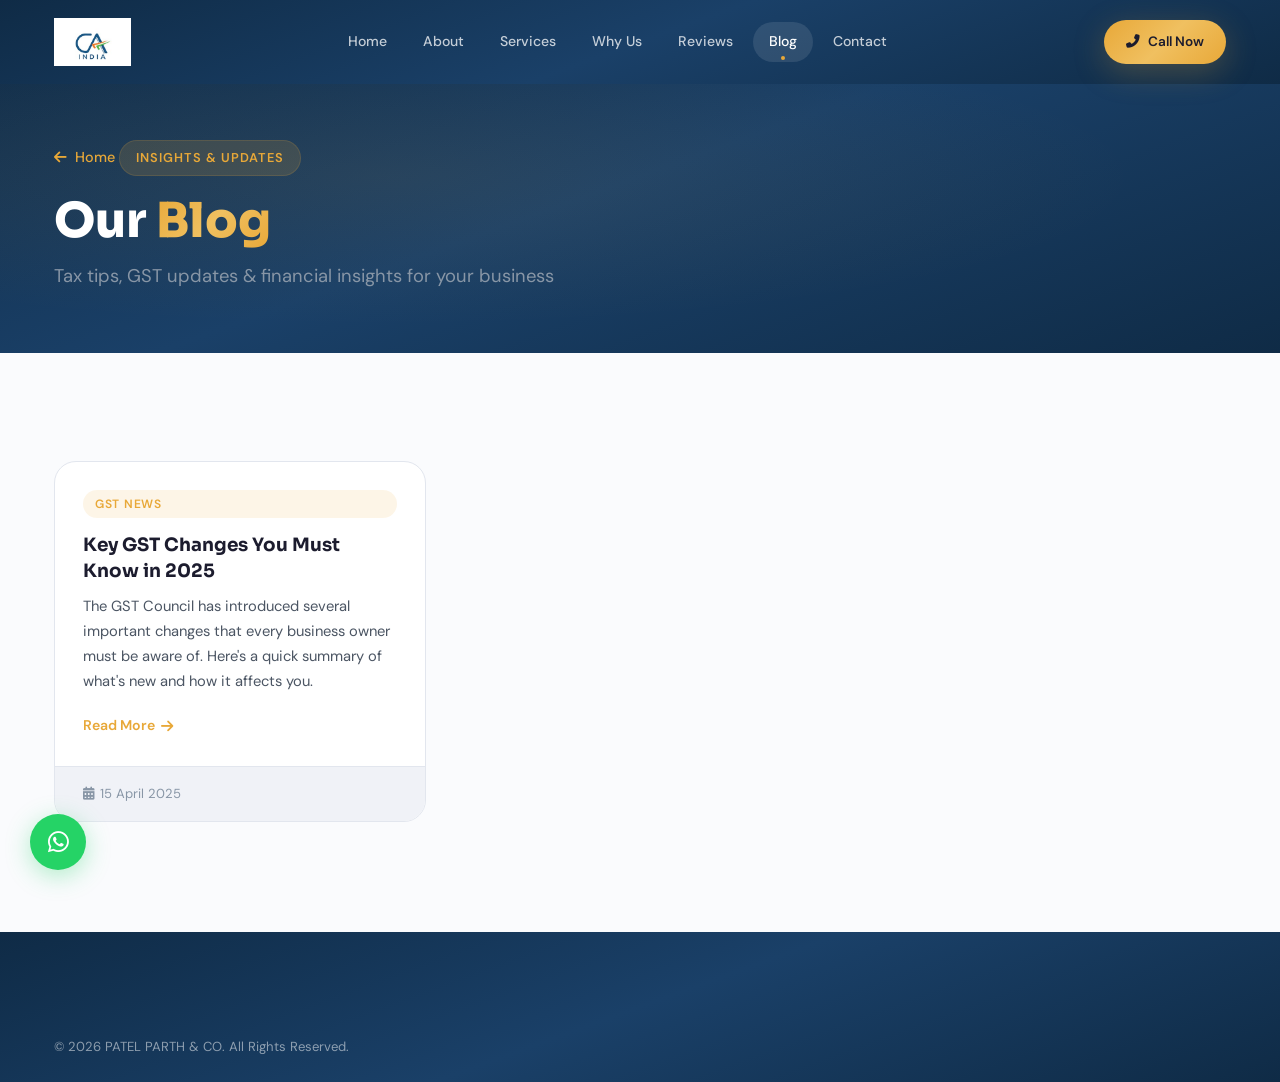
<file: blog.html>
<!DOCTYPE html>
<html lang="en">
<head>
    <meta charset="UTF-8">
    <meta name="viewport" content="width=device-width, initial-scale=1.0">
    <title>Blog & Insights | PATEL PARTH & CO</title>
    <meta name="description" content="Expert tax insights, GST updates, and financial tips from PATEL PARTH & CO — Chartered Accountants.">
    <link rel="preconnect" href="https://fonts.googleapis.com">
    <link rel="preconnect" href="https://fonts.gstatic.com" crossorigin>
    <link href="https://fonts.googleapis.com/css2?family=DM+Sans:wght@300;400;500;600;700&family=Sora:wght@600;700;800&display=swap" rel="stylesheet">
    <link rel="stylesheet" href="https://cdnjs.cloudflare.com/ajax/libs/font-awesome/6.5.1/css/all.min.css">
    <link rel="stylesheet" href="style.css">
    <style>
        .blog-grid {
            display: grid;
            grid-template-columns: repeat(auto-fill, minmax(340px, 1fr));
            gap: 28px;
            margin-top: 48px;
        }
        .blog-card {
            background: var(--bg-card);
            border: 1px solid var(--border);
            border-radius: var(--radius-lg);
            overflow: hidden;
            transition: var(--transition);
            display: flex;
            flex-direction: column;
        }
        .blog-card:hover {
            box-shadow: var(--shadow-md);
            transform: translateY(-4px);
            border-color: rgba(232, 168, 56, 0.3);
        }
        .blog-card-body {
            padding: 28px;
            flex: 1;
            display: flex;
            flex-direction: column;
        }
        .blog-category {
            display: inline-block;
            background: rgba(232, 168, 56, 0.12);
            color: var(--accent);
            padding: 4px 12px;
            border-radius: var(--radius-full);
            font-size: 0.75rem;
            font-weight: 600;
            text-transform: uppercase;
            letter-spacing: 0.06em;
            margin-bottom: 14px;
        }
        .blog-card h3 {
            font-family: var(--font-heading);
            font-size: 1.15rem;
            font-weight: 700;
            color: var(--text);
            margin-bottom: 10px;
            line-height: 1.4;
        }
        .blog-card p {
            color: var(--text-mid);
            font-size: 0.92rem;
            line-height: 1.7;
            flex: 1;
            margin-bottom: 20px;
        }
        .blog-card-footer {
            display: flex;
            align-items: center;
            justify-content: space-between;
            padding: 16px 28px;
            border-top: 1px solid var(--border);
            background: var(--bg-alt);
        }
        .blog-date {
            color: var(--text-light);
            font-size: 0.82rem;
            display: flex;
            align-items: center;
            gap: 6px;
        }
        .blog-read-more {
            color: var(--accent);
            font-size: 0.88rem;
            font-weight: 600;
            display: flex;
            align-items: center;
            gap: 6px;
            text-decoration: none;
            transition: var(--transition);
        }
        .blog-read-more:hover { gap: 10px; }
        .blog-empty {
            text-align: center;
            padding: 80px 20px;
            color: var(--text-mid);
        }
        .blog-empty i {
            font-size: 3rem;
            color: var(--accent);
            margin-bottom: 16px;
            display: block;
        }
        .blog-empty h3 {
            font-family: var(--font-heading);
            font-size: 1.3rem;
            color: var(--text);
            margin-bottom: 8px;
        }
        @media (max-width: 768px) {
            .blog-grid { grid-template-columns: 1fr; }
        }
    </style>
</head>
<body>

    <!-- Preloader -->
    <div id="preloader">
        <div class="loader-ring">
            <div class="loader-inner"></div>
            <img src="logo.jpeg" alt="PATEL PARTH &amp; CO" style="height:40px;width:auto;">
        </div>
    </div>

    <!-- Cursor Glow -->
    <div class="cursor-glow" id="cursorGlow"></div>

    <!-- Navigation -->
    <header id="navbar" class="scrolled">
        <div class="container nav-container">
            <a href="index.html" class="logo">
                <img src="logo.jpeg" alt="PATEL PARTH & CO" class="logo-img">
            </a>
            <nav class="nav-menu" id="navMenu">
                <a href="index.html" class="nav-link">Home</a>
                <a href="index.html#about" class="nav-link">About</a>
                <a href="index.html#services" class="nav-link">Services</a>
                <a href="index.html#why-us" class="nav-link">Why Us</a>
                <a href="index.html#testimonials" class="nav-link">Reviews</a>
                <a href="blog.html" class="nav-link active">Blog</a>
                <a href="index.html#contact" class="nav-link">Contact</a>
            </nav>
            <div class="nav-actions">
                <a href="tel:+918320525187" class="nav-cta">
                    <i class="fas fa-phone-alt"></i>
                    <span>Call Now</span>
                </a>
                <button class="hamburger" id="hamburger" aria-label="Toggle menu">
                    <span></span><span></span><span></span>
                </button>
            </div>
        </div>
    </header>

    <!-- Blog Hero -->
    <section class="service-hero">
        <div class="container">
            <div class="service-hero-content" data-animate="fade-up">
                <a href="index.html" class="back-link"><i class="fas fa-arrow-left"></i> Home</a>
                <div class="tag-label">Insights & Updates</div>
                <h1>Our <span class="gradient-text">Blog</span></h1>
                <p>Tax tips, GST updates & financial insights for your business</p>
            </div>
        </div>
    </section>

    <!-- Blog Listing -->
    <section class="section" style="padding-top: 60px;">
        <div class="container">
            <div id="blogGrid" class="blog-grid">
                <!-- Posts loaded by JS -->
            </div>
        </div>
    </section>

    <!-- Footer -->
    <footer class="footer">
        <div class="container">
            <div class="footer-bottom">
                <p>&copy; 2026 PATEL PARTH & CO. All Rights Reserved.</p>
            </div>
        </div>
    </footer>

    <!-- WhatsApp Float -->
    <a href="https://wa.me/918320525187" class="whatsapp-float" target="_blank" aria-label="Chat on WhatsApp">
        <i class="fab fa-whatsapp"></i>
        <span class="wa-tooltip">Chat with us</span>
    </a>

    <script src="script.js"></script>
    <script>
        fetch('/data/posts.json')
            .then(res => res.json())
            .then(data => {
                const posts = data.posts || [];
                const grid = document.getElementById('blogGrid');

                if (posts.length === 0) {
                    grid.innerHTML = `
                        <div class="blog-empty" style="grid-column:1/-1">
                            <i class="fas fa-pen-nib"></i>
                            <h3>Blog coming soon</h3>
                            <p>Our team is working on insightful articles. Check back soon!</p>
                        </div>`;
                    return;
                }

                const sorted = posts.sort((a, b) => new Date(b.date) - new Date(a.date));

                grid.innerHTML = sorted.map(post => `
                    <div class="blog-card">
                        <div class="blog-card-body">
                            <span class="blog-category">${post.category}</span>
                            <h3>${post.title}</h3>
                            <p>${post.excerpt}</p>
                            <a href="post.html?slug=${post.slug}" class="blog-read-more">
                                Read More <i class="fas fa-arrow-right"></i>
                            </a>
                        </div>
                        <div class="blog-card-footer">
                            <span class="blog-date">
                                <i class="fas fa-calendar-alt"></i>
                                ${new Date(post.date).toLocaleDateString('en-IN', { day: 'numeric', month: 'long', year: 'numeric' })}
                            </span>
                        </div>
                    </div>
                `).join('');
            })
            .catch(() => {
                document.getElementById('blogGrid').innerHTML = `
                    <div class="blog-empty" style="grid-column:1/-1">
                        <i class="fas fa-pen-nib"></i>
                        <h3>Blog coming soon</h3>
                        <p>Our team is working on insightful articles. Check back soon!</p>
                    </div>`;
            });
    </script>
</body>
</html>
</file>
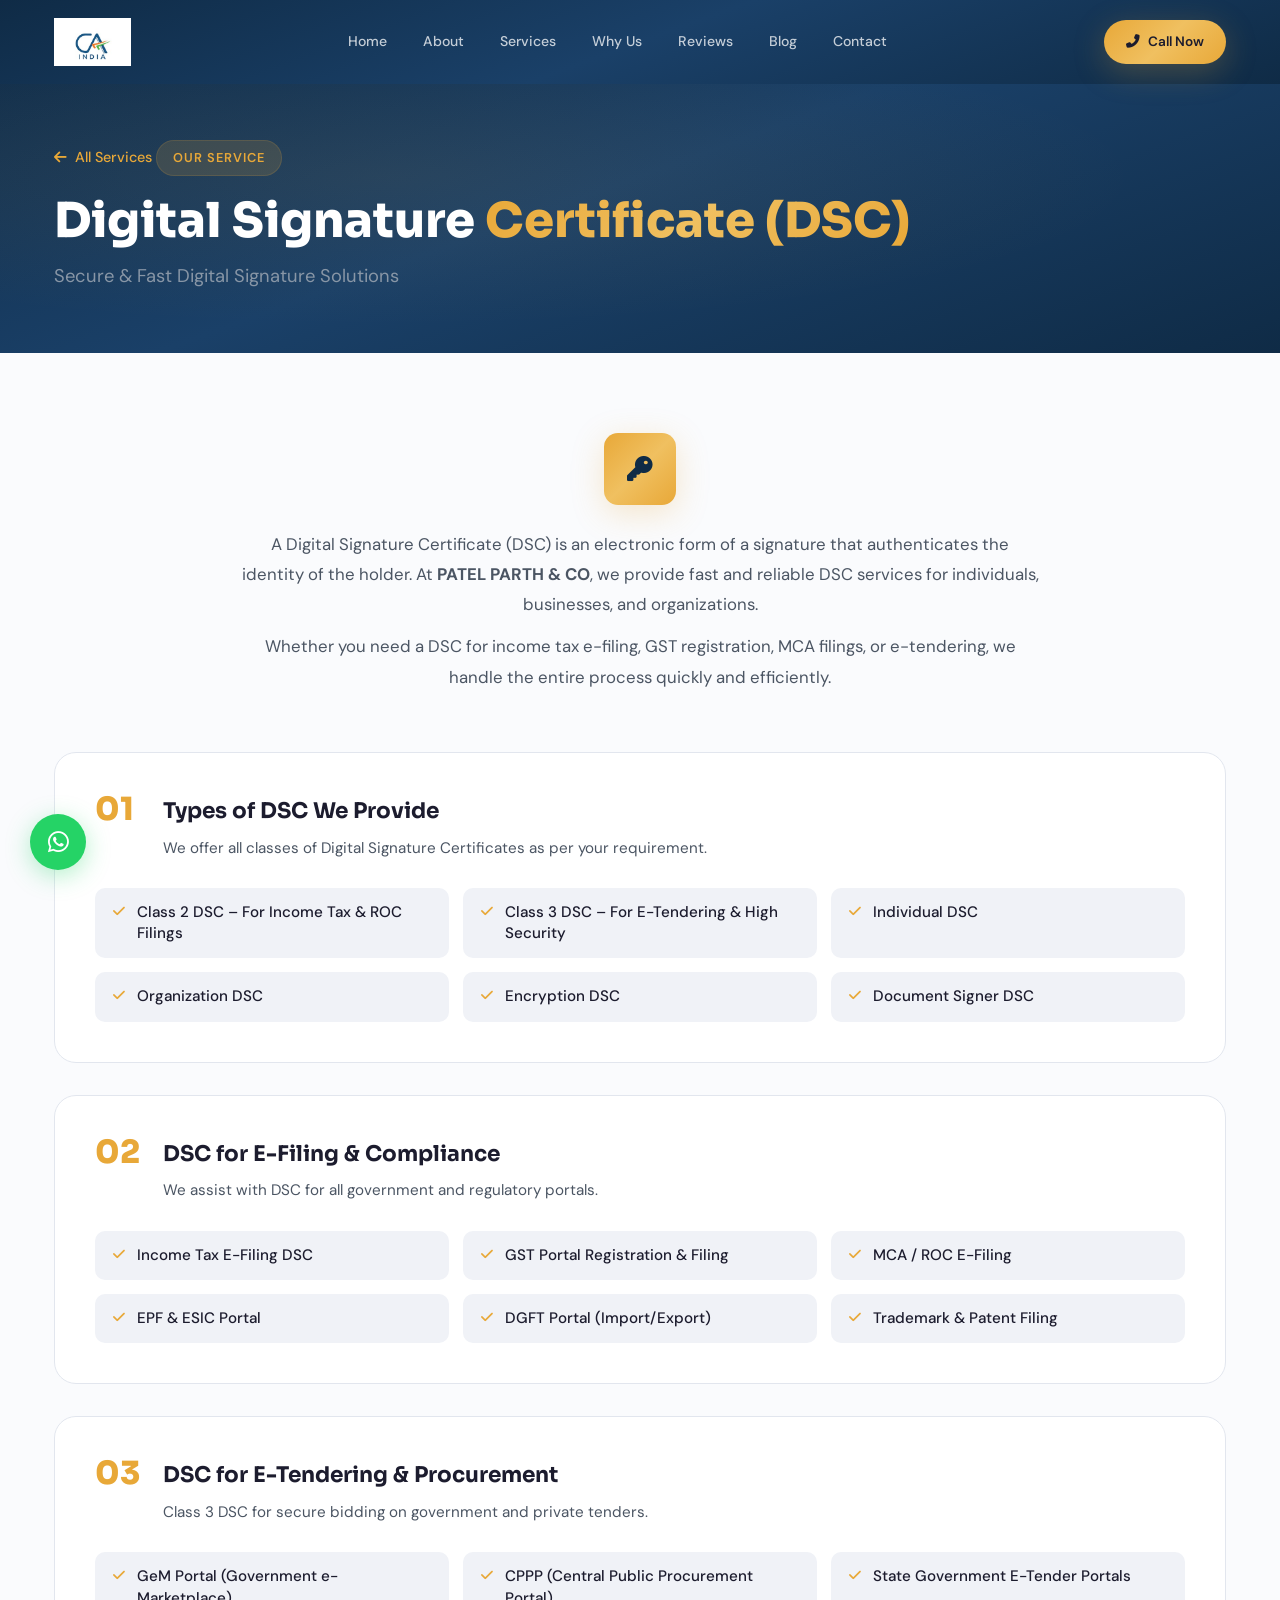
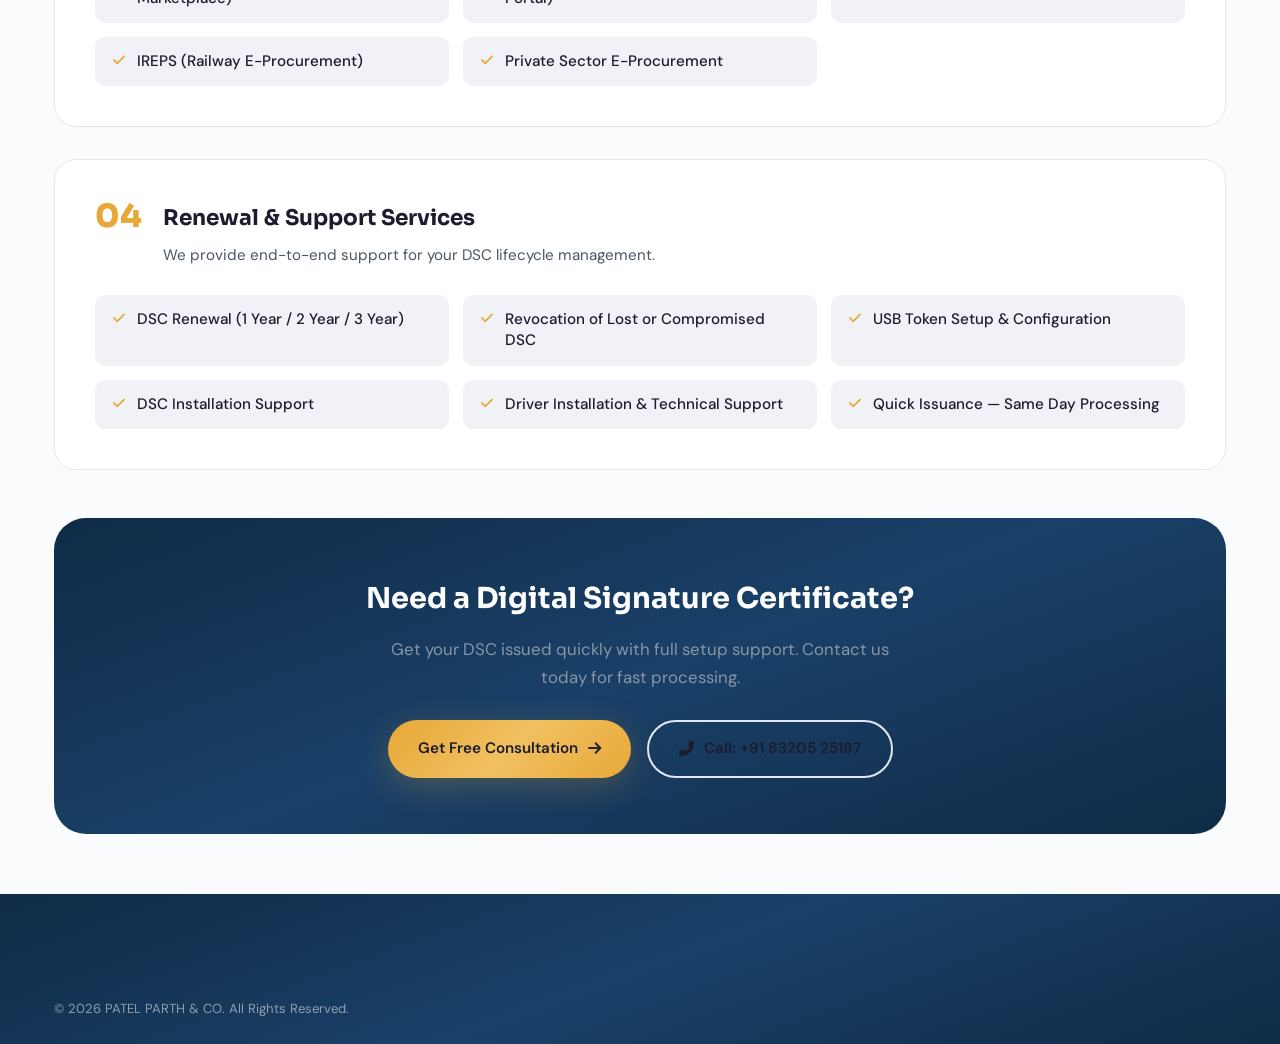
<file: digital-signature.html>
<!DOCTYPE html>
<html lang="en">
<head>
    <meta charset="UTF-8">
    <meta name="viewport" content="width=device-width, initial-scale=1.0">
    <title>Digital Signature Certificate (DSC) | PATEL PARTH & CO</title>
    <meta name="description" content="Digital Signature Certificate services by PATEL PARTH & CO — Class 2 & Class 3 DSC, e-filing, e-tendering, renewal, and USB token setup.">
    <link rel="preconnect" href="https://fonts.googleapis.com">
    <link rel="preconnect" href="https://fonts.gstatic.com" crossorigin>
    <link href="https://fonts.googleapis.com/css2?family=DM+Sans:wght@300;400;500;600;700&family=Sora:wght@600;700;800&display=swap" rel="stylesheet">
    <link rel="stylesheet" href="https://cdnjs.cloudflare.com/ajax/libs/font-awesome/6.5.1/css/all.min.css">
    <link rel="stylesheet" href="style.css">
</head>
<body>

    <!-- Preloader -->
    <div id="preloader">
        <div class="loader-ring">
            <div class="loader-inner"></div>
            <img src="logo.jpeg" alt="PATEL PARTH & CO" style="height:40px;width:auto;">
        </div>
    </div>

    <!-- Cursor Glow (desktop only) -->
    <div class="cursor-glow" id="cursorGlow"></div>

    <!-- Navigation -->
    <header id="navbar" class="scrolled">
        <div class="container nav-container">
            <a href="index.html" class="logo">
                <img src="logo.jpeg" alt="PATEL PARTH & CO" class="logo-img">
            </a>
            <nav class="nav-menu" id="navMenu">
                <a href="index.html" class="nav-link">Home</a>
                <a href="index.html#about" class="nav-link">About</a>
                <a href="index.html#services" class="nav-link">Services</a>
                <a href="index.html#why-us" class="nav-link">Why Us</a>
                <a href="index.html#testimonials" class="nav-link">Reviews</a>
                <a href="blog.html" class="nav-link">Blog</a>
                <a href="index.html#contact" class="nav-link">Contact</a>
            </nav>
            <div class="nav-actions">
                <a href="tel:+918320525187" class="nav-cta">
                    <i class="fas fa-phone-alt"></i>
                    <span>Call Now</span>
                </a>
                <button class="hamburger" id="hamburger" aria-label="Toggle menu">
                    <span></span><span></span><span></span>
                </button>
            </div>
        </div>
    </header>

    <!-- Service Hero -->
    <section class="service-hero">
        <div class="container">
            <div class="service-hero-content" data-animate="fade-up">
                <a href="index.html#services" class="back-link"><i class="fas fa-arrow-left"></i> All Services</a>
                <div class="tag-label">Our Service</div>
                <h1>Digital Signature <span class="gradient-text">Certificate (DSC)</span></h1>
                <p>Secure & Fast Digital Signature Solutions</p>
            </div>
        </div>
    </section>

    <!-- Service Detail -->
    <section class="service-detail section">
        <div class="container">
            <div class="detail-intro" data-animate="fade-up">
                <div class="detail-icon"><i class="fas fa-key"></i></div>
                <p>A Digital Signature Certificate (DSC) is an electronic form of a signature that authenticates the identity of the holder. At <strong>PATEL PARTH & CO</strong>, we provide fast and reliable DSC services for individuals, businesses, and organizations.</p>
                <p>Whether you need a DSC for income tax e-filing, GST registration, MCA filings, or e-tendering, we handle the entire process quickly and efficiently.</p>
            </div>

            <!-- Category 1 -->
            <div class="detail-block" data-animate="fade-up">
                <div class="detail-block-header">
                    <span class="block-num">01</span>
                    <div>
                        <h2>Types of DSC We Provide</h2>
                        <p>We offer all classes of Digital Signature Certificates as per your requirement.</p>
                    </div>
                </div>
                <div class="detail-grid">
                    <div class="detail-item"><i class="fas fa-check"></i><span>Class 2 DSC – For Income Tax & ROC Filings</span></div>
                    <div class="detail-item"><i class="fas fa-check"></i><span>Class 3 DSC – For E-Tendering & High Security</span></div>
                    <div class="detail-item"><i class="fas fa-check"></i><span>Individual DSC</span></div>
                    <div class="detail-item"><i class="fas fa-check"></i><span>Organization DSC</span></div>
                    <div class="detail-item"><i class="fas fa-check"></i><span>Encryption DSC</span></div>
                    <div class="detail-item"><i class="fas fa-check"></i><span>Document Signer DSC</span></div>
                </div>
            </div>

            <!-- Category 2 -->
            <div class="detail-block" data-animate="fade-up">
                <div class="detail-block-header">
                    <span class="block-num">02</span>
                    <div>
                        <h2>DSC for E-Filing & Compliance</h2>
                        <p>We assist with DSC for all government and regulatory portals.</p>
                    </div>
                </div>
                <div class="detail-grid">
                    <div class="detail-item"><i class="fas fa-check"></i><span>Income Tax E-Filing DSC</span></div>
                    <div class="detail-item"><i class="fas fa-check"></i><span>GST Portal Registration & Filing</span></div>
                    <div class="detail-item"><i class="fas fa-check"></i><span>MCA / ROC E-Filing</span></div>
                    <div class="detail-item"><i class="fas fa-check"></i><span>EPF & ESIC Portal</span></div>
                    <div class="detail-item"><i class="fas fa-check"></i><span>DGFT Portal (Import/Export)</span></div>
                    <div class="detail-item"><i class="fas fa-check"></i><span>Trademark & Patent Filing</span></div>
                </div>
            </div>

            <!-- Category 3 -->
            <div class="detail-block" data-animate="fade-up">
                <div class="detail-block-header">
                    <span class="block-num">03</span>
                    <div>
                        <h2>DSC for E-Tendering & Procurement</h2>
                        <p>Class 3 DSC for secure bidding on government and private tenders.</p>
                    </div>
                </div>
                <div class="detail-grid">
                    <div class="detail-item"><i class="fas fa-check"></i><span>GeM Portal (Government e-Marketplace)</span></div>
                    <div class="detail-item"><i class="fas fa-check"></i><span>CPPP (Central Public Procurement Portal)</span></div>
                    <div class="detail-item"><i class="fas fa-check"></i><span>State Government E-Tender Portals</span></div>
                    <div class="detail-item"><i class="fas fa-check"></i><span>IREPS (Railway E-Procurement)</span></div>
                    <div class="detail-item"><i class="fas fa-check"></i><span>Private Sector E-Procurement</span></div>
                </div>
            </div>

            <!-- Category 4 -->
            <div class="detail-block" data-animate="fade-up">
                <div class="detail-block-header">
                    <span class="block-num">04</span>
                    <div>
                        <h2>Renewal & Support Services</h2>
                        <p>We provide end-to-end support for your DSC lifecycle management.</p>
                    </div>
                </div>
                <div class="detail-grid">
                    <div class="detail-item"><i class="fas fa-check"></i><span>DSC Renewal (1 Year / 2 Year / 3 Year)</span></div>
                    <div class="detail-item"><i class="fas fa-check"></i><span>Revocation of Lost or Compromised DSC</span></div>
                    <div class="detail-item"><i class="fas fa-check"></i><span>USB Token Setup & Configuration</span></div>
                    <div class="detail-item"><i class="fas fa-check"></i><span>DSC Installation Support</span></div>
                    <div class="detail-item"><i class="fas fa-check"></i><span>Driver Installation & Technical Support</span></div>
                    <div class="detail-item"><i class="fas fa-check"></i><span>Quick Issuance — Same Day Processing</span></div>
                </div>
            </div>

            <!-- CTA -->
            <div class="detail-cta" data-animate="fade-up">
                <h3>Need a Digital Signature Certificate?</h3>
                <p>Get your DSC issued quickly with full setup support. Contact us today for fast processing.</p>
                <div class="detail-cta-btns">
                    <a href="index.html#contact" class="btn btn-glow">Get Free Consultation <i class="fas fa-arrow-right"></i></a>
                    <a href="tel:+918320525187" class="btn btn-ghost"><i class="fas fa-phone-alt"></i> Call: +91 83205 25187</a>
                </div>
            </div>
        </div>
    </section>

    <!-- Footer -->
    <footer class="footer">
        <div class="container">
            <div class="footer-bottom">
                <p>&copy; 2026 PATEL PARTH & CO. All Rights Reserved.</p>
            </div>
        </div>
    </footer>

    <!-- WhatsApp Float -->
    <a href="https://wa.me/918320525187" class="whatsapp-float" target="_blank" aria-label="Chat on WhatsApp">
        <i class="fab fa-whatsapp"></i>
        <span class="wa-tooltip">Chat with us</span>
    </a>

    <script src="script.js"></script>
</body>
</html>
</file>
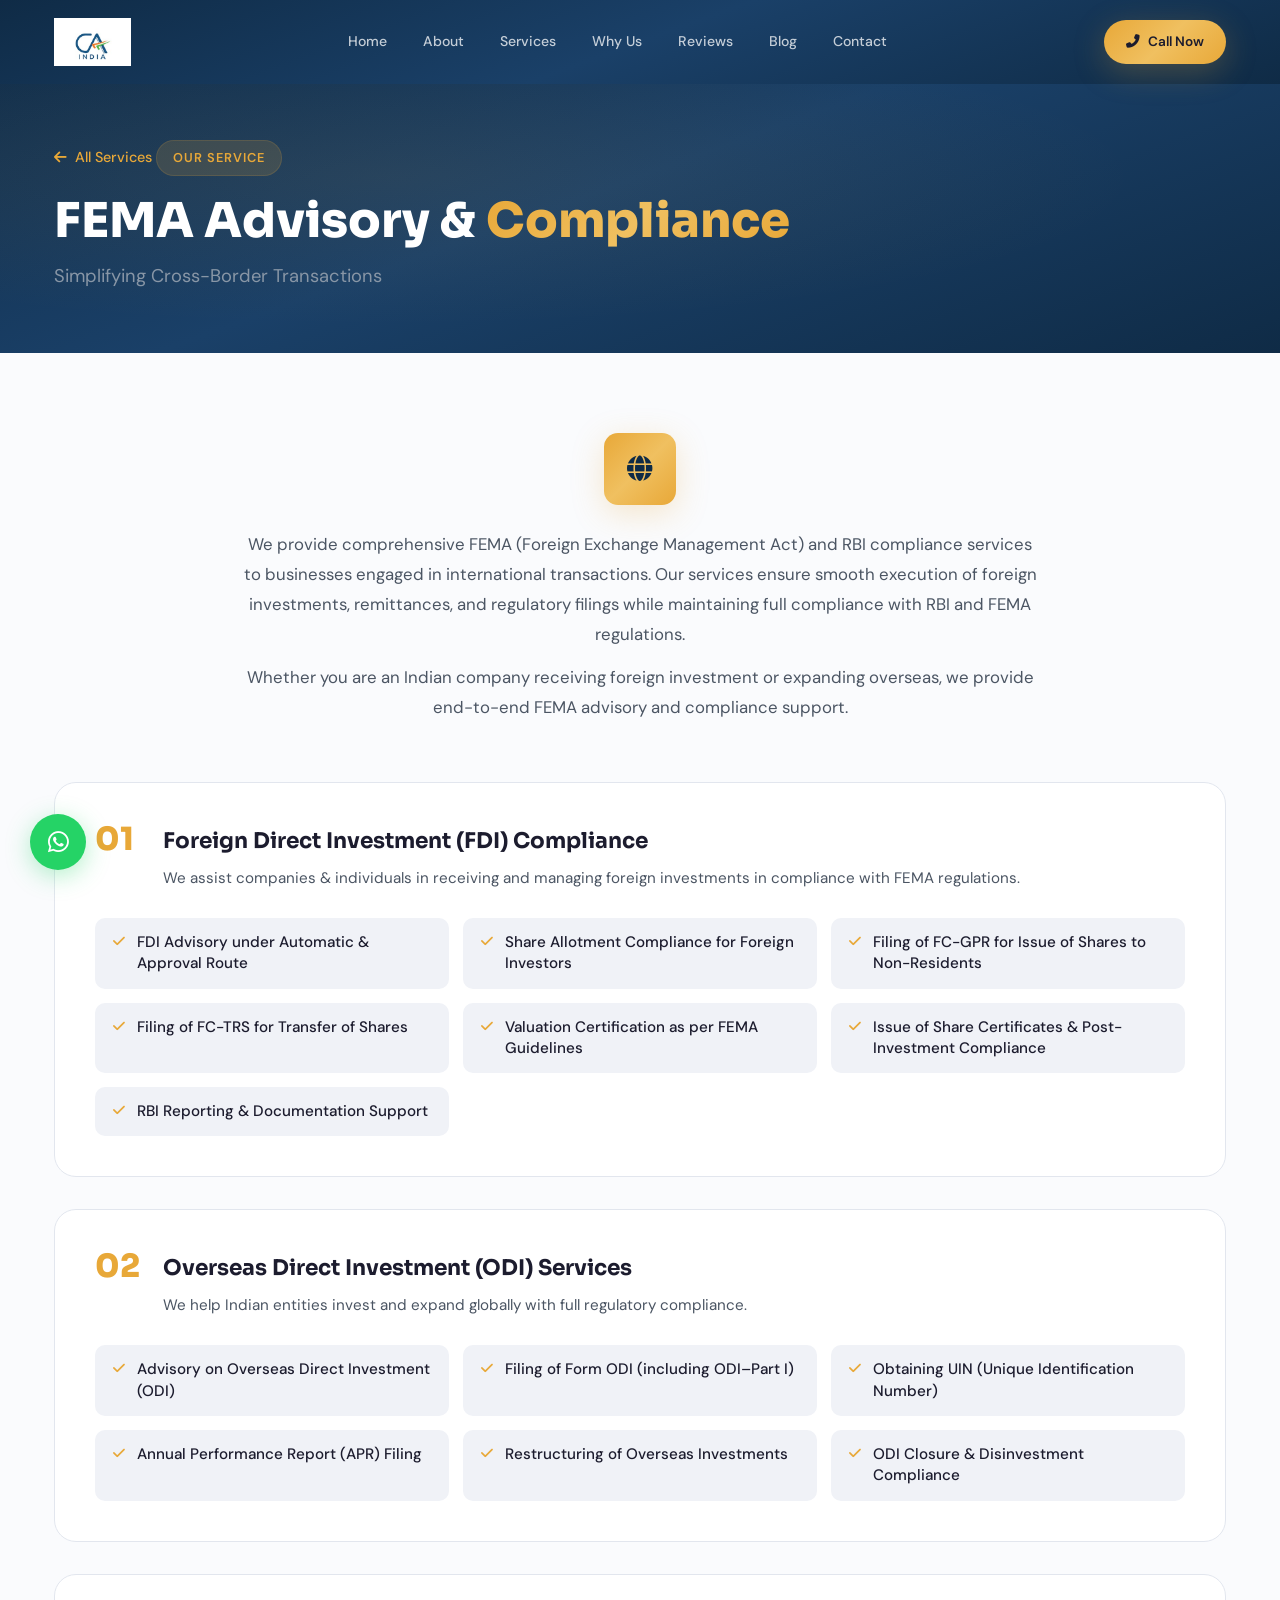
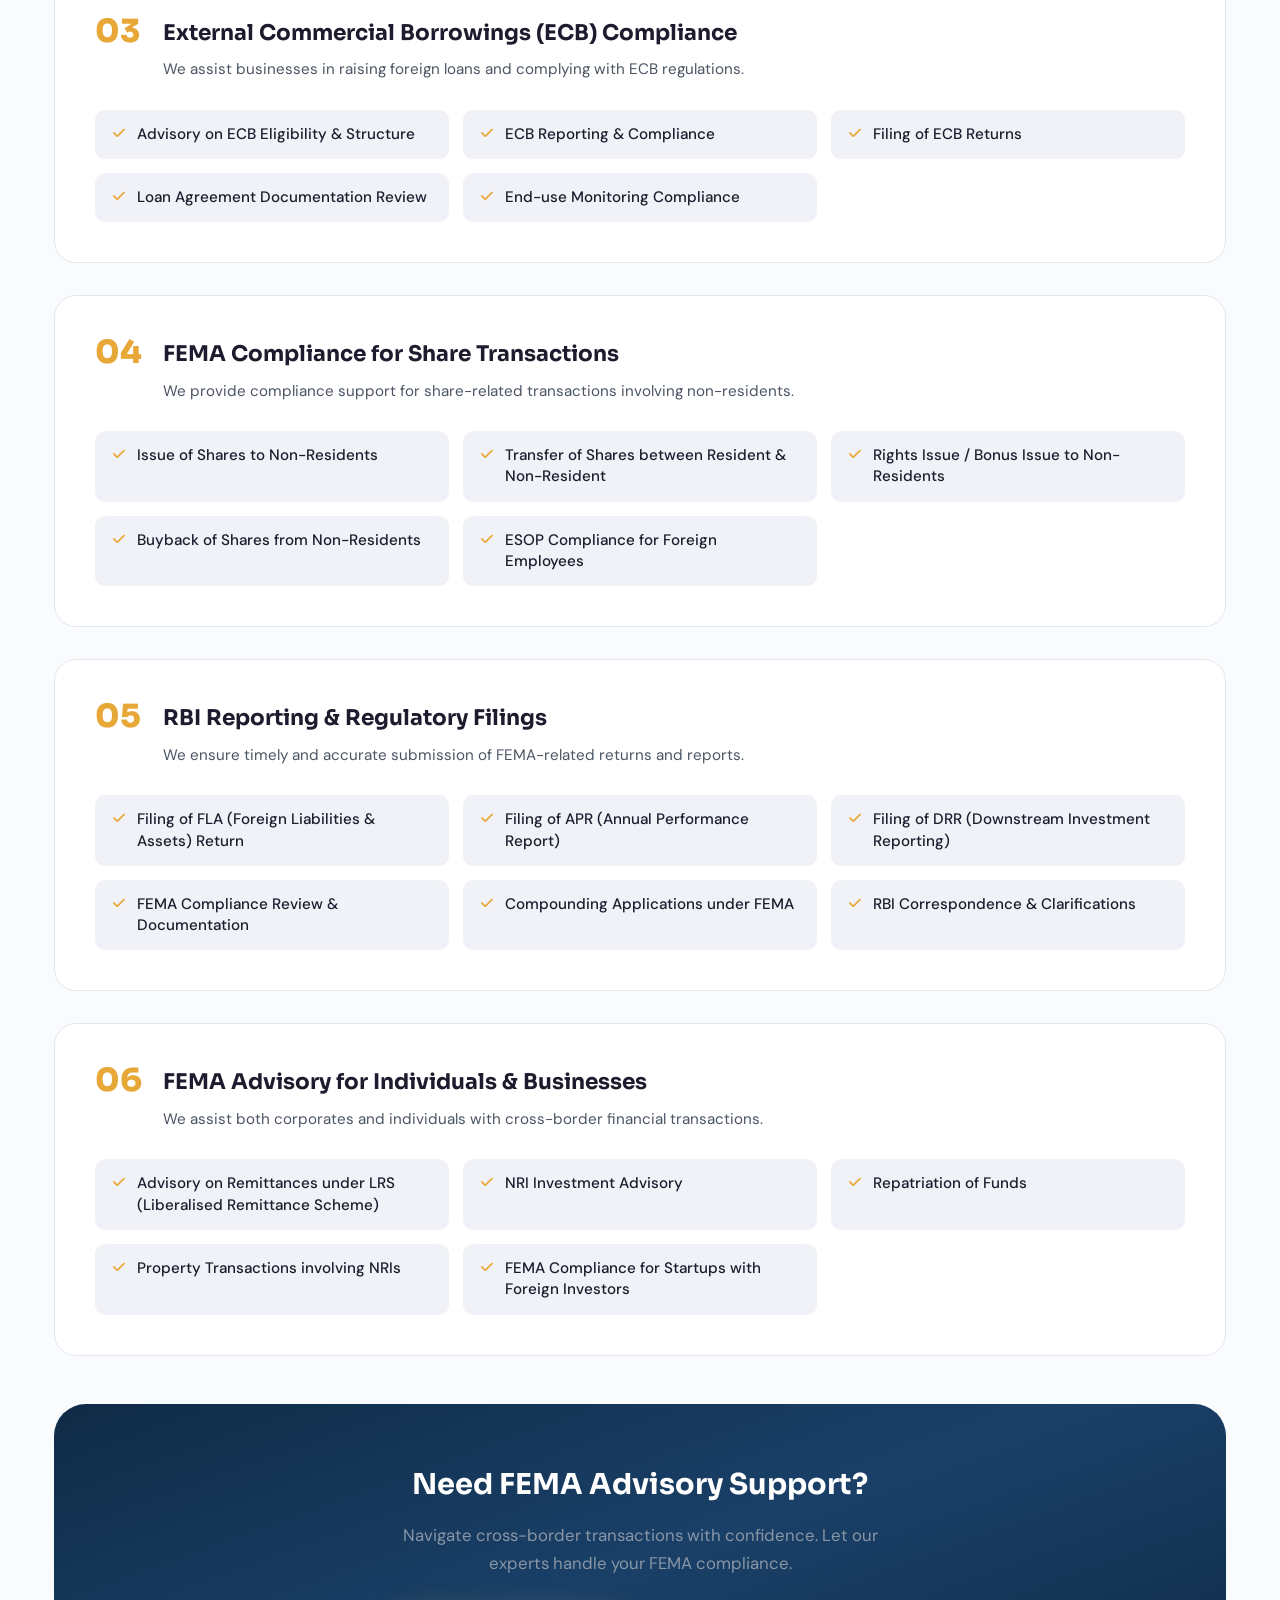
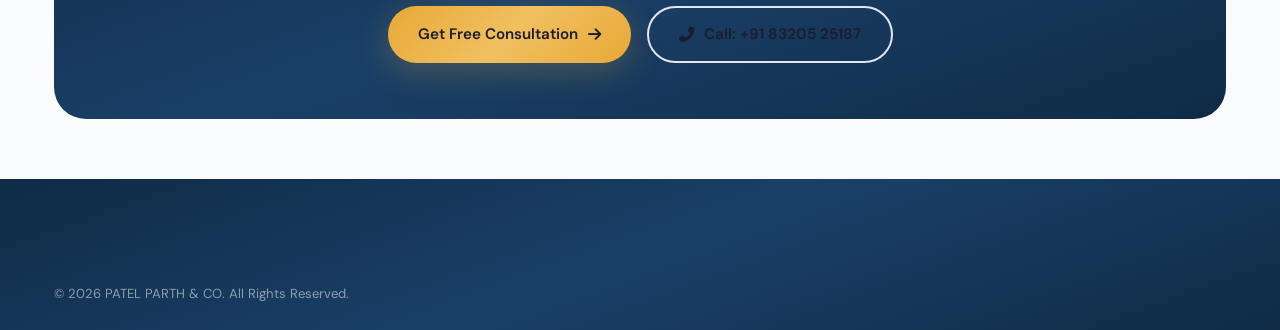
<file: fema-advisory.html>
<!DOCTYPE html>
<html lang="en">
<head>
    <meta charset="UTF-8">
    <meta name="viewport" content="width=device-width, initial-scale=1.0">
    <title>FEMA Advisory & Compliance | PATEL PARTH & CO</title>
    <meta name="description" content="FEMA advisory and compliance services by PATEL PARTH & CO — FDI, ODI, ECB compliance, RBI reporting, and cross-border transaction support.">
    <link rel="preconnect" href="https://fonts.googleapis.com">
    <link rel="preconnect" href="https://fonts.gstatic.com" crossorigin>
    <link href="https://fonts.googleapis.com/css2?family=DM+Sans:wght@300;400;500;600;700&family=Sora:wght@600;700;800&display=swap" rel="stylesheet">
    <link rel="stylesheet" href="https://cdnjs.cloudflare.com/ajax/libs/font-awesome/6.5.1/css/all.min.css">
    <link rel="stylesheet" href="style.css">
</head>
<body>

    <!-- Preloader -->
    <div id="preloader">
        <div class="loader-ring">
            <div class="loader-inner"></div>
            <img src="logo.jpeg" alt="PATEL PARTH &amp; CO" style="height:40px;width:auto;">
        </div>
    </div>

    <!-- Cursor Glow (desktop only) -->
    <div class="cursor-glow" id="cursorGlow"></div>

    <!-- Navigation -->
    <header id="navbar" class="scrolled">
        <div class="container nav-container">
            <a href="index.html" class="logo">
                <img src="logo.jpeg" alt="PATEL PARTH & CO" class="logo-img">
            </a>
            <nav class="nav-menu" id="navMenu">
                <a href="index.html" class="nav-link">Home</a>
                <a href="index.html#about" class="nav-link">About</a>
                <a href="index.html#services" class="nav-link">Services</a>
                <a href="index.html#why-us" class="nav-link">Why Us</a>
                <a href="index.html#testimonials" class="nav-link">Reviews</a>
                <a href="blog.html" class="nav-link">Blog</a>
                <a href="index.html#contact" class="nav-link">Contact</a>
            </nav>
            <div class="nav-actions">
                <a href="tel:+918320525187" class="nav-cta">
                    <i class="fas fa-phone-alt"></i>
                    <span>Call Now</span>
                </a>
                <button class="hamburger" id="hamburger" aria-label="Toggle menu">
                    <span></span><span></span><span></span>
                </button>
            </div>
        </div>
    </header>

    <!-- Service Hero -->
    <section class="service-hero">
        <div class="container">
            <div class="service-hero-content" data-animate="fade-up">
                <a href="index.html#services" class="back-link"><i class="fas fa-arrow-left"></i> All Services</a>
                <div class="tag-label">Our Service</div>
                <h1>FEMA Advisory & <span class="gradient-text">Compliance</span></h1>
                <p>Simplifying Cross-Border Transactions</p>
            </div>
        </div>
    </section>

    <!-- Service Detail -->
    <section class="service-detail section">
        <div class="container">
            <div class="detail-intro" data-animate="fade-up">
                <div class="detail-icon"><i class="fas fa-globe"></i></div>
                <p>We provide comprehensive FEMA (Foreign Exchange Management Act) and RBI compliance services to businesses engaged in international transactions. Our services ensure smooth execution of foreign investments, remittances, and regulatory filings while maintaining full compliance with RBI and FEMA regulations.</p>
                <p>Whether you are an Indian company receiving foreign investment or expanding overseas, we provide end-to-end FEMA advisory and compliance support.</p>
            </div>

            <!-- Category 1 -->
            <div class="detail-block" data-animate="fade-up">
                <div class="detail-block-header">
                    <span class="block-num">01</span>
                    <div>
                        <h2>Foreign Direct Investment (FDI) Compliance</h2>
                        <p>We assist companies & individuals in receiving and managing foreign investments in compliance with FEMA regulations.</p>
                    </div>
                </div>
                <div class="detail-grid">
                    <div class="detail-item"><i class="fas fa-check"></i><span>FDI Advisory under Automatic & Approval Route</span></div>
                    <div class="detail-item"><i class="fas fa-check"></i><span>Share Allotment Compliance for Foreign Investors</span></div>
                    <div class="detail-item"><i class="fas fa-check"></i><span>Filing of FC-GPR for Issue of Shares to Non-Residents</span></div>
                    <div class="detail-item"><i class="fas fa-check"></i><span>Filing of FC-TRS for Transfer of Shares</span></div>
                    <div class="detail-item"><i class="fas fa-check"></i><span>Valuation Certification as per FEMA Guidelines</span></div>
                    <div class="detail-item"><i class="fas fa-check"></i><span>Issue of Share Certificates & Post-Investment Compliance</span></div>
                    <div class="detail-item"><i class="fas fa-check"></i><span>RBI Reporting & Documentation Support</span></div>
                </div>
            </div>

            <!-- Category 2 -->
            <div class="detail-block" data-animate="fade-up">
                <div class="detail-block-header">
                    <span class="block-num">02</span>
                    <div>
                        <h2>Overseas Direct Investment (ODI) Services</h2>
                        <p>We help Indian entities invest and expand globally with full regulatory compliance.</p>
                    </div>
                </div>
                <div class="detail-grid">
                    <div class="detail-item"><i class="fas fa-check"></i><span>Advisory on Overseas Direct Investment (ODI)</span></div>
                    <div class="detail-item"><i class="fas fa-check"></i><span>Filing of Form ODI (including ODI–Part I)</span></div>
                    <div class="detail-item"><i class="fas fa-check"></i><span>Obtaining UIN (Unique Identification Number)</span></div>
                    <div class="detail-item"><i class="fas fa-check"></i><span>Annual Performance Report (APR) Filing</span></div>
                    <div class="detail-item"><i class="fas fa-check"></i><span>Restructuring of Overseas Investments</span></div>
                    <div class="detail-item"><i class="fas fa-check"></i><span>ODI Closure & Disinvestment Compliance</span></div>
                </div>
            </div>

            <!-- Category 3 -->
            <div class="detail-block" data-animate="fade-up">
                <div class="detail-block-header">
                    <span class="block-num">03</span>
                    <div>
                        <h2>External Commercial Borrowings (ECB) Compliance</h2>
                        <p>We assist businesses in raising foreign loans and complying with ECB regulations.</p>
                    </div>
                </div>
                <div class="detail-grid">
                    <div class="detail-item"><i class="fas fa-check"></i><span>Advisory on ECB Eligibility & Structure</span></div>
                    <div class="detail-item"><i class="fas fa-check"></i><span>ECB Reporting & Compliance</span></div>
                    <div class="detail-item"><i class="fas fa-check"></i><span>Filing of ECB Returns</span></div>
                    <div class="detail-item"><i class="fas fa-check"></i><span>Loan Agreement Documentation Review</span></div>
                    <div class="detail-item"><i class="fas fa-check"></i><span>End-use Monitoring Compliance</span></div>
                </div>
            </div>

            <!-- Category 4 -->
            <div class="detail-block" data-animate="fade-up">
                <div class="detail-block-header">
                    <span class="block-num">04</span>
                    <div>
                        <h2>FEMA Compliance for Share Transactions</h2>
                        <p>We provide compliance support for share-related transactions involving non-residents.</p>
                    </div>
                </div>
                <div class="detail-grid">
                    <div class="detail-item"><i class="fas fa-check"></i><span>Issue of Shares to Non-Residents</span></div>
                    <div class="detail-item"><i class="fas fa-check"></i><span>Transfer of Shares between Resident & Non-Resident</span></div>
                    <div class="detail-item"><i class="fas fa-check"></i><span>Rights Issue / Bonus Issue to Non-Residents</span></div>
                    <div class="detail-item"><i class="fas fa-check"></i><span>Buyback of Shares from Non-Residents</span></div>
                    <div class="detail-item"><i class="fas fa-check"></i><span>ESOP Compliance for Foreign Employees</span></div>
                </div>
            </div>

            <!-- Category 5 -->
            <div class="detail-block" data-animate="fade-up">
                <div class="detail-block-header">
                    <span class="block-num">05</span>
                    <div>
                        <h2>RBI Reporting & Regulatory Filings</h2>
                        <p>We ensure timely and accurate submission of FEMA-related returns and reports.</p>
                    </div>
                </div>
                <div class="detail-grid">
                    <div class="detail-item"><i class="fas fa-check"></i><span>Filing of FLA (Foreign Liabilities & Assets) Return</span></div>
                    <div class="detail-item"><i class="fas fa-check"></i><span>Filing of APR (Annual Performance Report)</span></div>
                    <div class="detail-item"><i class="fas fa-check"></i><span>Filing of DRR (Downstream Investment Reporting)</span></div>
                    <div class="detail-item"><i class="fas fa-check"></i><span>FEMA Compliance Review & Documentation</span></div>
                    <div class="detail-item"><i class="fas fa-check"></i><span>Compounding Applications under FEMA</span></div>
                    <div class="detail-item"><i class="fas fa-check"></i><span>RBI Correspondence & Clarifications</span></div>
                </div>
            </div>

            <!-- Category 6 -->
            <div class="detail-block" data-animate="fade-up">
                <div class="detail-block-header">
                    <span class="block-num">06</span>
                    <div>
                        <h2>FEMA Advisory for Individuals & Businesses</h2>
                        <p>We assist both corporates and individuals with cross-border financial transactions.</p>
                    </div>
                </div>
                <div class="detail-grid">
                    <div class="detail-item"><i class="fas fa-check"></i><span>Advisory on Remittances under LRS (Liberalised Remittance Scheme)</span></div>
                    <div class="detail-item"><i class="fas fa-check"></i><span>NRI Investment Advisory</span></div>
                    <div class="detail-item"><i class="fas fa-check"></i><span>Repatriation of Funds</span></div>
                    <div class="detail-item"><i class="fas fa-check"></i><span>Property Transactions involving NRIs</span></div>
                    <div class="detail-item"><i class="fas fa-check"></i><span>FEMA Compliance for Startups with Foreign Investors</span></div>
                </div>
            </div>

            <!-- CTA -->
            <div class="detail-cta" data-animate="fade-up">
                <h3>Need FEMA Advisory Support?</h3>
                <p>Navigate cross-border transactions with confidence. Let our experts handle your FEMA compliance.</p>
                <div class="detail-cta-btns">
                    <a href="index.html#contact" class="btn btn-glow">Get Free Consultation <i class="fas fa-arrow-right"></i></a>
                    <a href="tel:+918320525187" class="btn btn-ghost"><i class="fas fa-phone-alt"></i> Call: +91 83205 25187</a>
                </div>
            </div>
        </div>
    </section>

    <!-- Footer -->
    <footer class="footer">
        <div class="container">
            <div class="footer-bottom">
                <p>&copy; 2026 PATEL PARTH & CO. All Rights Reserved.</p>
            </div>
        </div>
    </footer>

    <!-- WhatsApp Float -->
    <a href="https://wa.me/918320525187" class="whatsapp-float" target="_blank" aria-label="Chat on WhatsApp">
        <i class="fab fa-whatsapp"></i>
        <span class="wa-tooltip">Chat with us</span>
    </a>

    <script src="script.js"></script>
</body>
</html>
</file>
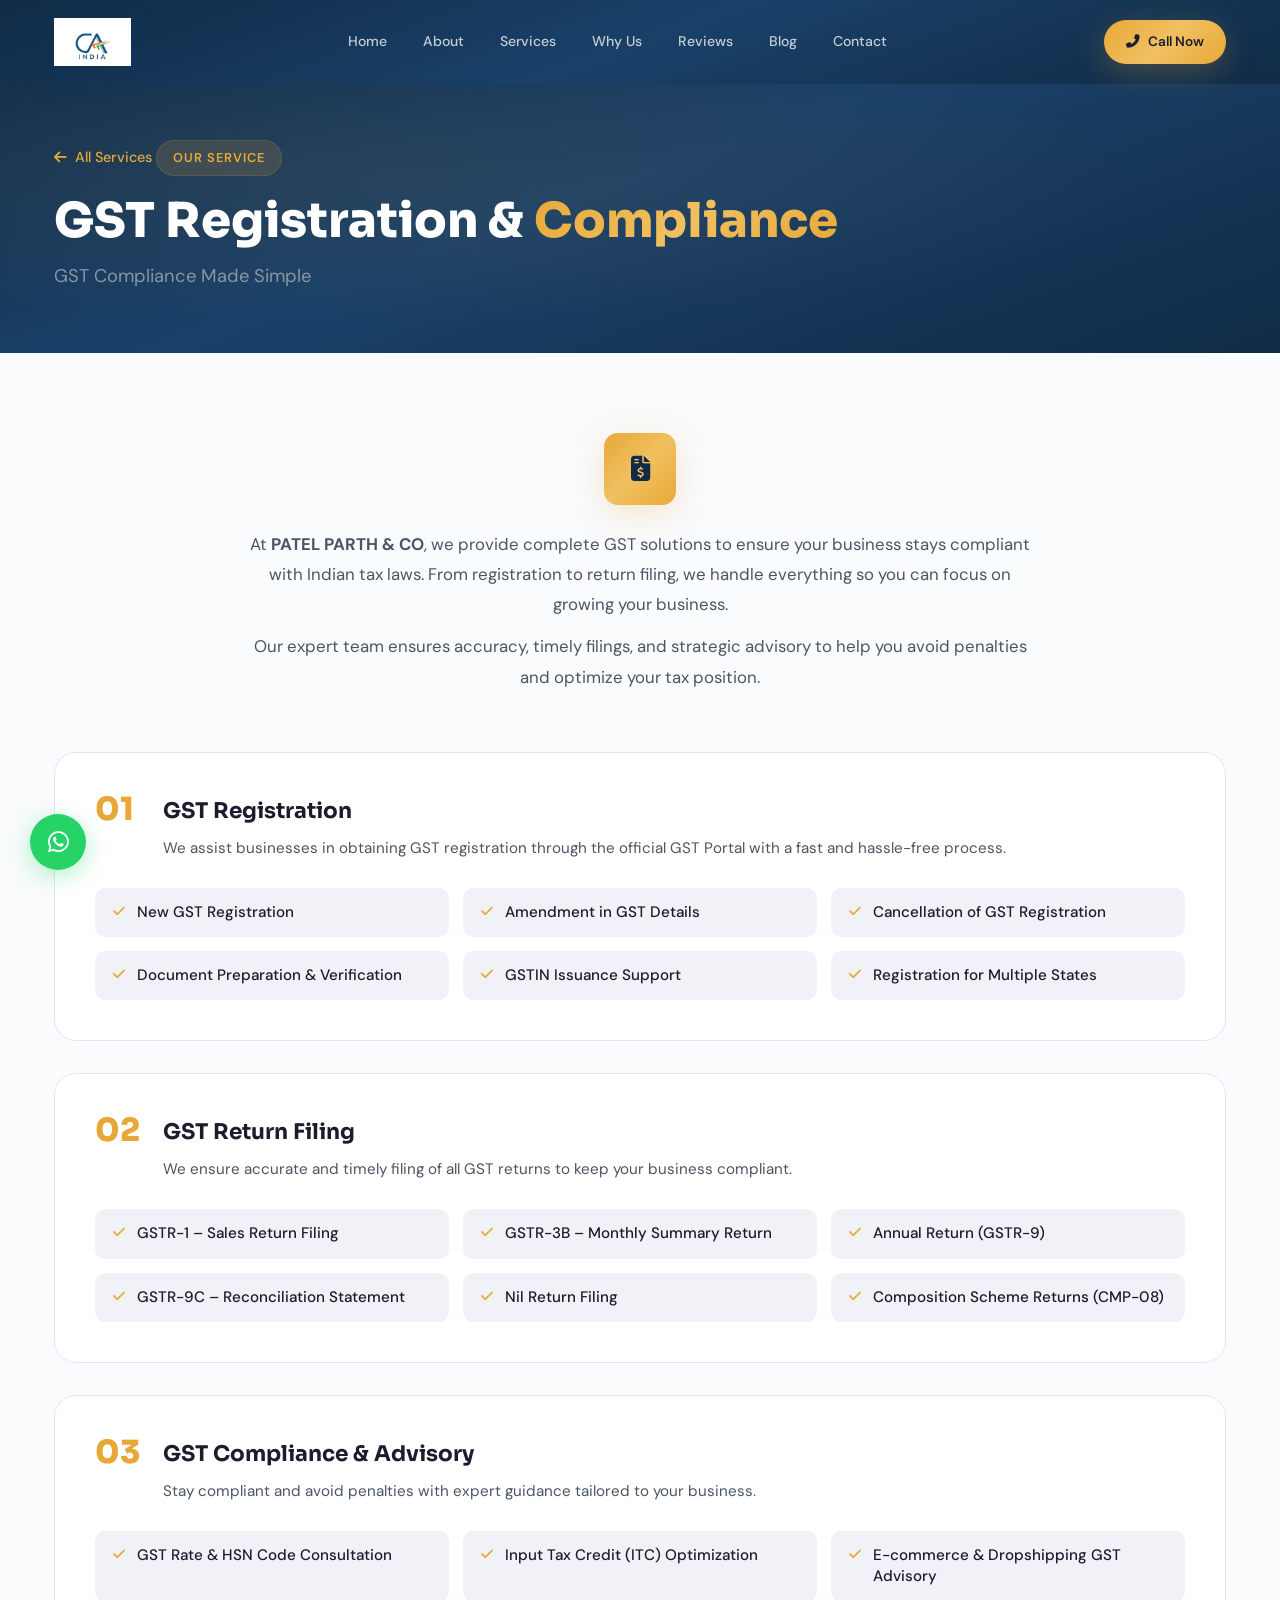
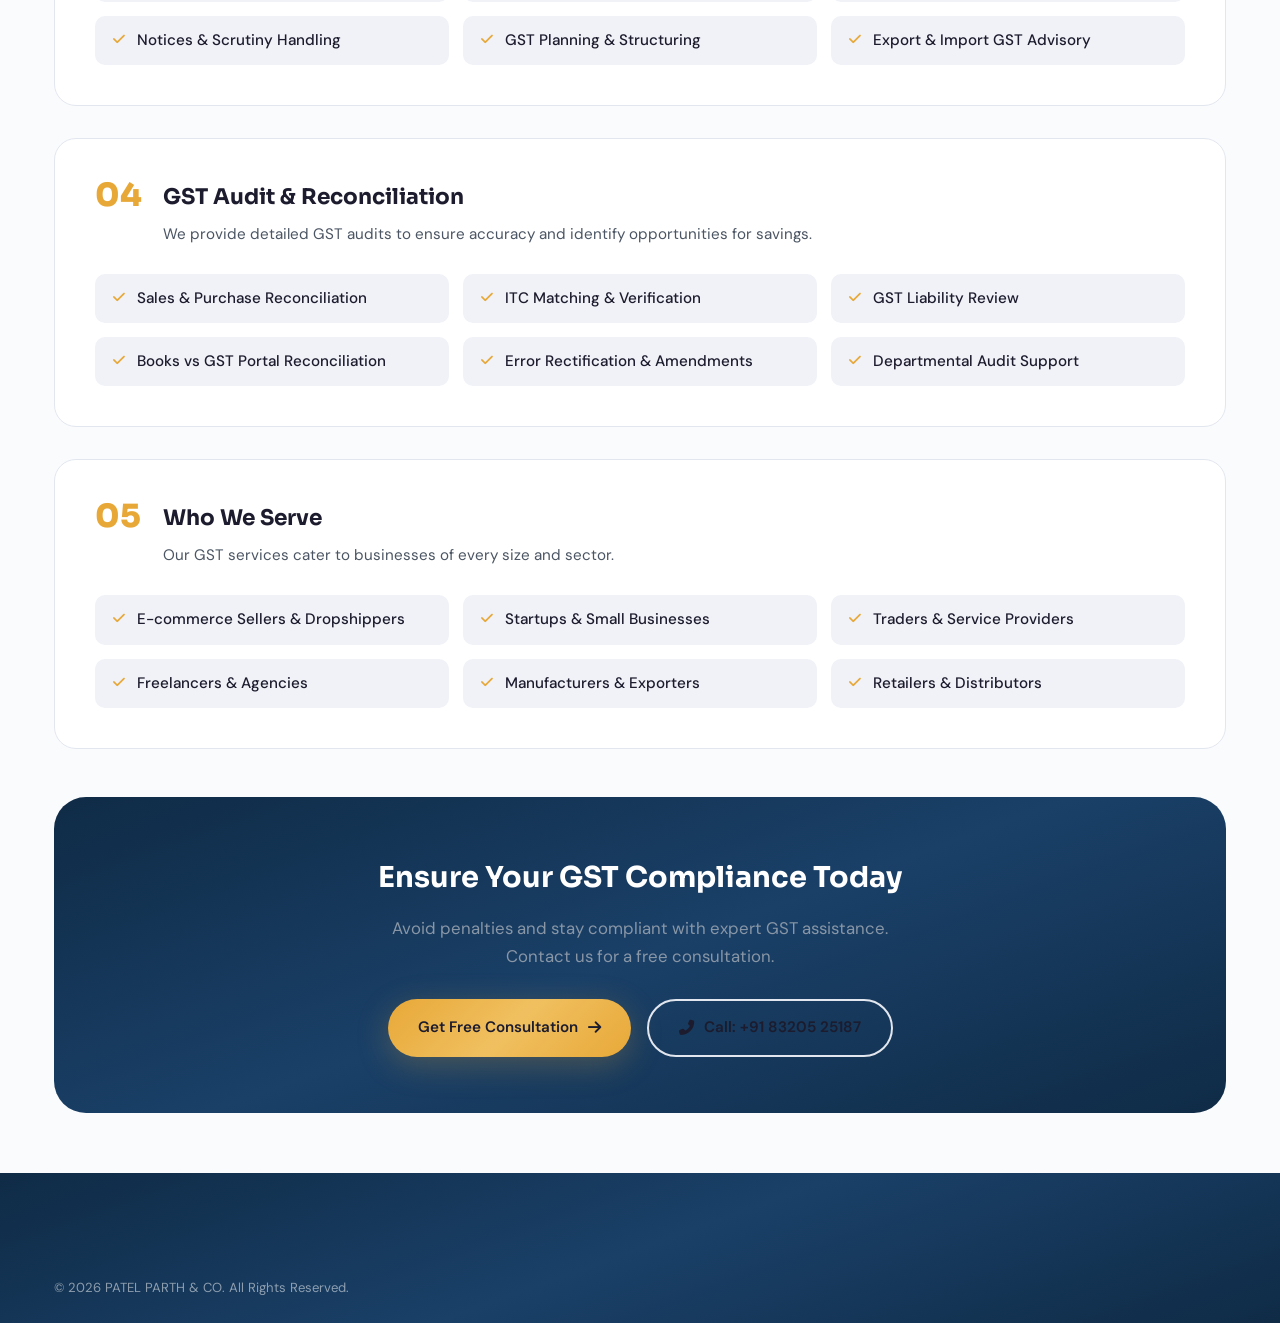
<file: gst-registration.html>
<!DOCTYPE html>
<html lang="en">
<head>
    <meta charset="UTF-8">
    <meta name="viewport" content="width=device-width, initial-scale=1.0">
    <title>GST Registration & Compliance | PATEL PARTH & CO</title>
    <meta name="description" content="GST registration and compliance services by PATEL PARTH & CO — registration, return filing, advisory, audit, and reconciliation for businesses across India.">
    <link rel="preconnect" href="https://fonts.googleapis.com">
    <link rel="preconnect" href="https://fonts.gstatic.com" crossorigin>
    <link href="https://fonts.googleapis.com/css2?family=DM+Sans:wght@300;400;500;600;700&family=Sora:wght@600;700;800&display=swap" rel="stylesheet">
    <link rel="stylesheet" href="https://cdnjs.cloudflare.com/ajax/libs/font-awesome/6.5.1/css/all.min.css">
    <link rel="stylesheet" href="style.css">
</head>
<body>

    <!-- Preloader -->
    <div id="preloader">
        <div class="loader-ring">
            <div class="loader-inner"></div>
            <img src="logo.jpeg" alt="PATEL PARTH &amp; CO" style="height:40px;width:auto;">
        </div>
    </div>

    <!-- Cursor Glow (desktop only) -->
    <div class="cursor-glow" id="cursorGlow"></div>

    <!-- Navigation -->
    <header id="navbar" class="scrolled">
        <div class="container nav-container">
            <a href="index.html" class="logo">
                <img src="logo.jpeg" alt="PATEL PARTH & CO" class="logo-img">
            </a>
            <nav class="nav-menu" id="navMenu">
                <a href="index.html" class="nav-link">Home</a>
                <a href="index.html#about" class="nav-link">About</a>
                <a href="index.html#services" class="nav-link">Services</a>
                <a href="index.html#why-us" class="nav-link">Why Us</a>
                <a href="index.html#testimonials" class="nav-link">Reviews</a>
                <a href="blog.html" class="nav-link">Blog</a>
                <a href="index.html#contact" class="nav-link">Contact</a>
            </nav>
            <div class="nav-actions">
                <a href="tel:+918320525187" class="nav-cta">
                    <i class="fas fa-phone-alt"></i>
                    <span>Call Now</span>
                </a>
                <button class="hamburger" id="hamburger" aria-label="Toggle menu">
                    <span></span><span></span><span></span>
                </button>
            </div>
        </div>
    </header>

    <!-- Service Hero -->
    <section class="service-hero">
        <div class="container">
            <div class="service-hero-content" data-animate="fade-up">
                <a href="index.html#services" class="back-link"><i class="fas fa-arrow-left"></i> All Services</a>
                <div class="tag-label">Our Service</div>
                <h1>GST Registration & <span class="gradient-text">Compliance</span></h1>
                <p>GST Compliance Made Simple</p>
            </div>
        </div>
    </section>

    <!-- Service Detail -->
    <section class="service-detail section">
        <div class="container">
            <div class="detail-intro" data-animate="fade-up">
                <div class="detail-icon"><i class="fas fa-file-invoice-dollar"></i></div>
                <p>At <strong>PATEL PARTH & CO</strong>, we provide complete GST solutions to ensure your business stays compliant with Indian tax laws. From registration to return filing, we handle everything so you can focus on growing your business.</p>
                <p>Our expert team ensures accuracy, timely filings, and strategic advisory to help you avoid penalties and optimize your tax position.</p>
            </div>

            <!-- Category 1 -->
            <div class="detail-block" data-animate="fade-up">
                <div class="detail-block-header">
                    <span class="block-num">01</span>
                    <div>
                        <h2>GST Registration</h2>
                        <p>We assist businesses in obtaining GST registration through the official GST Portal with a fast and hassle-free process.</p>
                    </div>
                </div>
                <div class="detail-grid">
                    <div class="detail-item"><i class="fas fa-check"></i><span>New GST Registration</span></div>
                    <div class="detail-item"><i class="fas fa-check"></i><span>Amendment in GST Details</span></div>
                    <div class="detail-item"><i class="fas fa-check"></i><span>Cancellation of GST Registration</span></div>
                    <div class="detail-item"><i class="fas fa-check"></i><span>Document Preparation & Verification</span></div>
                    <div class="detail-item"><i class="fas fa-check"></i><span>GSTIN Issuance Support</span></div>
                    <div class="detail-item"><i class="fas fa-check"></i><span>Registration for Multiple States</span></div>
                </div>
            </div>

            <!-- Category 2 -->
            <div class="detail-block" data-animate="fade-up">
                <div class="detail-block-header">
                    <span class="block-num">02</span>
                    <div>
                        <h2>GST Return Filing</h2>
                        <p>We ensure accurate and timely filing of all GST returns to keep your business compliant.</p>
                    </div>
                </div>
                <div class="detail-grid">
                    <div class="detail-item"><i class="fas fa-check"></i><span>GSTR-1 – Sales Return Filing</span></div>
                    <div class="detail-item"><i class="fas fa-check"></i><span>GSTR-3B – Monthly Summary Return</span></div>
                    <div class="detail-item"><i class="fas fa-check"></i><span>Annual Return (GSTR-9)</span></div>
                    <div class="detail-item"><i class="fas fa-check"></i><span>GSTR-9C – Reconciliation Statement</span></div>
                    <div class="detail-item"><i class="fas fa-check"></i><span>Nil Return Filing</span></div>
                    <div class="detail-item"><i class="fas fa-check"></i><span>Composition Scheme Returns (CMP-08)</span></div>
                </div>
            </div>

            <!-- Category 3 -->
            <div class="detail-block" data-animate="fade-up">
                <div class="detail-block-header">
                    <span class="block-num">03</span>
                    <div>
                        <h2>GST Compliance & Advisory</h2>
                        <p>Stay compliant and avoid penalties with expert guidance tailored to your business.</p>
                    </div>
                </div>
                <div class="detail-grid">
                    <div class="detail-item"><i class="fas fa-check"></i><span>GST Rate & HSN Code Consultation</span></div>
                    <div class="detail-item"><i class="fas fa-check"></i><span>Input Tax Credit (ITC) Optimization</span></div>
                    <div class="detail-item"><i class="fas fa-check"></i><span>E-commerce & Dropshipping GST Advisory</span></div>
                    <div class="detail-item"><i class="fas fa-check"></i><span>Notices & Scrutiny Handling</span></div>
                    <div class="detail-item"><i class="fas fa-check"></i><span>GST Planning & Structuring</span></div>
                    <div class="detail-item"><i class="fas fa-check"></i><span>Export & Import GST Advisory</span></div>
                </div>
            </div>

            <!-- Category 4 -->
            <div class="detail-block" data-animate="fade-up">
                <div class="detail-block-header">
                    <span class="block-num">04</span>
                    <div>
                        <h2>GST Audit & Reconciliation</h2>
                        <p>We provide detailed GST audits to ensure accuracy and identify opportunities for savings.</p>
                    </div>
                </div>
                <div class="detail-grid">
                    <div class="detail-item"><i class="fas fa-check"></i><span>Sales & Purchase Reconciliation</span></div>
                    <div class="detail-item"><i class="fas fa-check"></i><span>ITC Matching & Verification</span></div>
                    <div class="detail-item"><i class="fas fa-check"></i><span>GST Liability Review</span></div>
                    <div class="detail-item"><i class="fas fa-check"></i><span>Books vs GST Portal Reconciliation</span></div>
                    <div class="detail-item"><i class="fas fa-check"></i><span>Error Rectification & Amendments</span></div>
                    <div class="detail-item"><i class="fas fa-check"></i><span>Departmental Audit Support</span></div>
                </div>
            </div>

            <!-- Category 5 -->
            <div class="detail-block" data-animate="fade-up">
                <div class="detail-block-header">
                    <span class="block-num">05</span>
                    <div>
                        <h2>Who We Serve</h2>
                        <p>Our GST services cater to businesses of every size and sector.</p>
                    </div>
                </div>
                <div class="detail-grid">
                    <div class="detail-item"><i class="fas fa-check"></i><span>E-commerce Sellers & Dropshippers</span></div>
                    <div class="detail-item"><i class="fas fa-check"></i><span>Startups & Small Businesses</span></div>
                    <div class="detail-item"><i class="fas fa-check"></i><span>Traders & Service Providers</span></div>
                    <div class="detail-item"><i class="fas fa-check"></i><span>Freelancers & Agencies</span></div>
                    <div class="detail-item"><i class="fas fa-check"></i><span>Manufacturers & Exporters</span></div>
                    <div class="detail-item"><i class="fas fa-check"></i><span>Retailers & Distributors</span></div>
                </div>
            </div>

            <!-- CTA -->
            <div class="detail-cta" data-animate="fade-up">
                <h3>Ensure Your GST Compliance Today</h3>
                <p>Avoid penalties and stay compliant with expert GST assistance. Contact us for a free consultation.</p>
                <div class="detail-cta-btns">
                    <a href="index.html#contact" class="btn btn-glow">Get Free Consultation <i class="fas fa-arrow-right"></i></a>
                    <a href="tel:+918320525187" class="btn btn-ghost"><i class="fas fa-phone-alt"></i> Call: +91 83205 25187</a>
                </div>
            </div>
        </div>
    </section>

    <!-- Footer -->
    <footer class="footer">
        <div class="container">
            <div class="footer-bottom">
                <p>&copy; 2026 PATEL PARTH & CO. All Rights Reserved.</p>
            </div>
        </div>
    </footer>

    <!-- WhatsApp Float -->
    <a href="https://wa.me/918320525187" class="whatsapp-float" target="_blank" aria-label="Chat on WhatsApp">
        <i class="fab fa-whatsapp"></i>
        <span class="wa-tooltip">Chat with us</span>
    </a>

    <script src="script.js"></script>
</body>
</html>
</file>
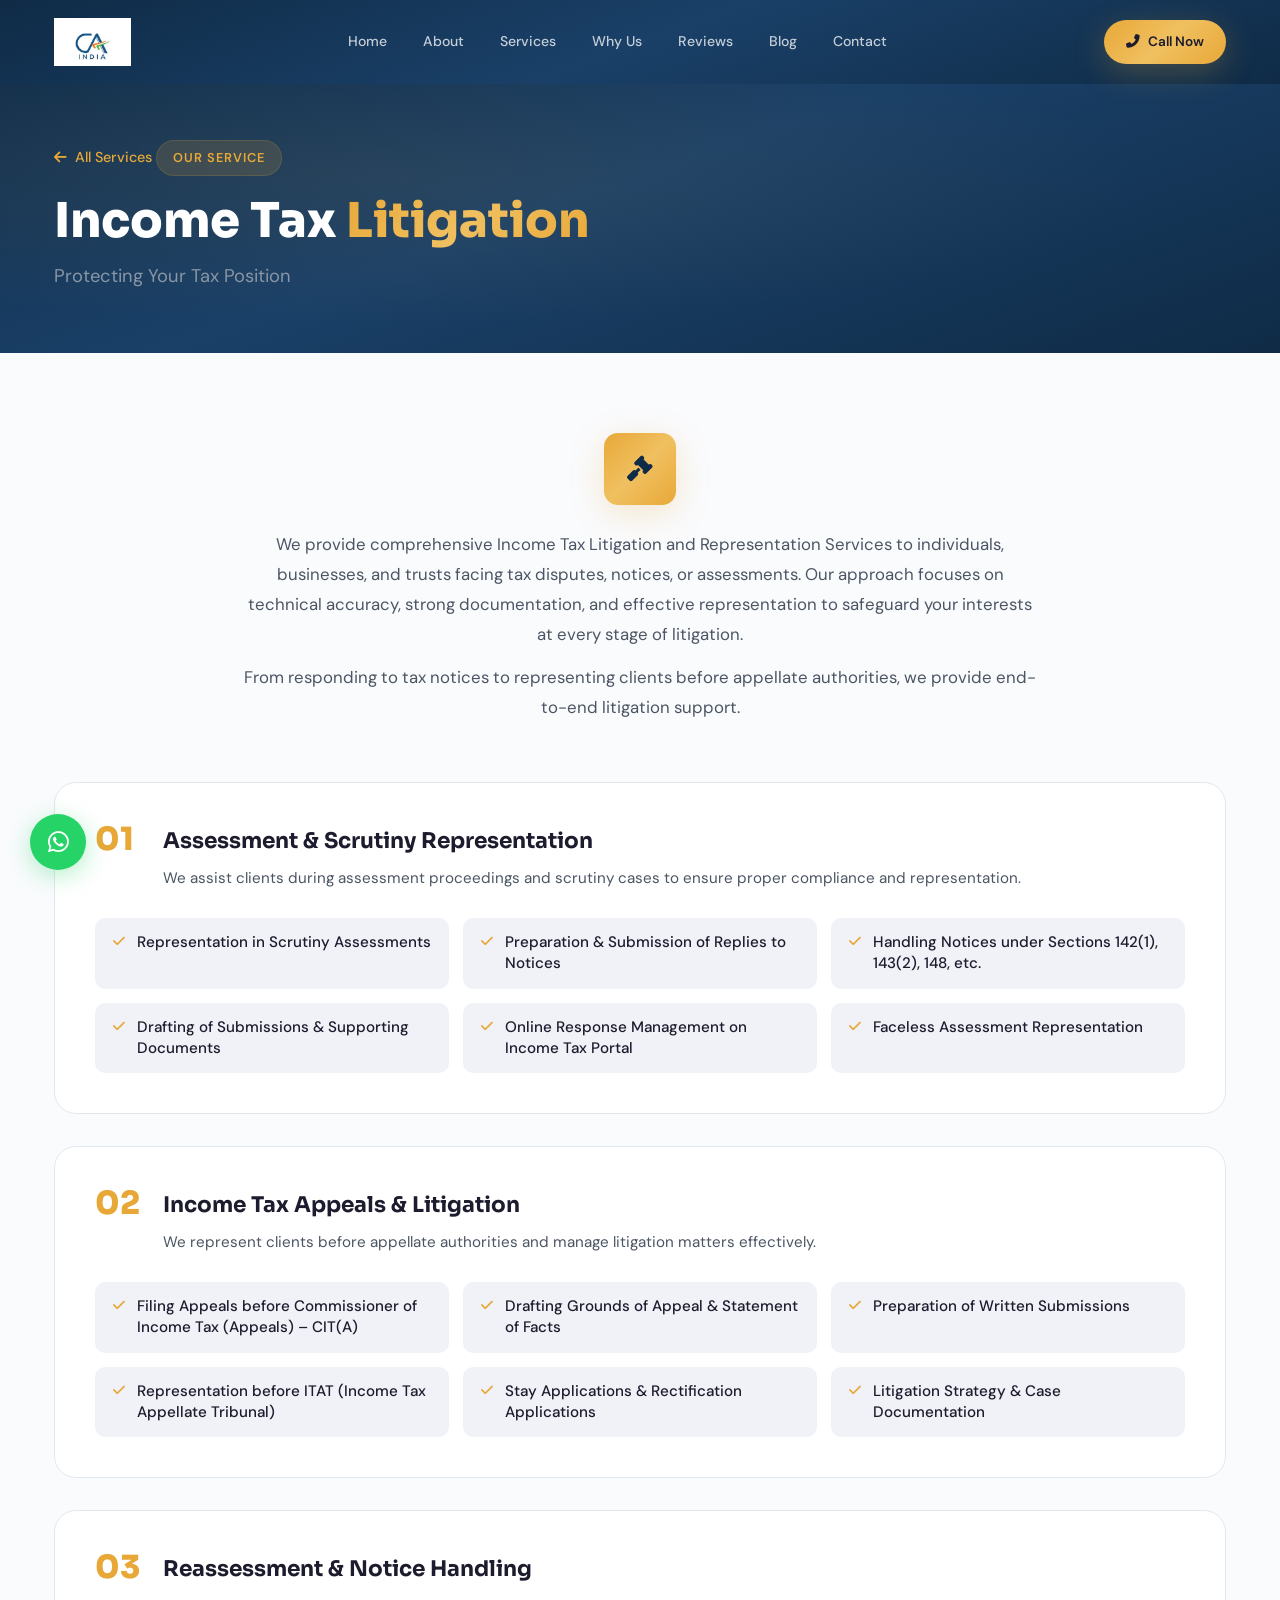
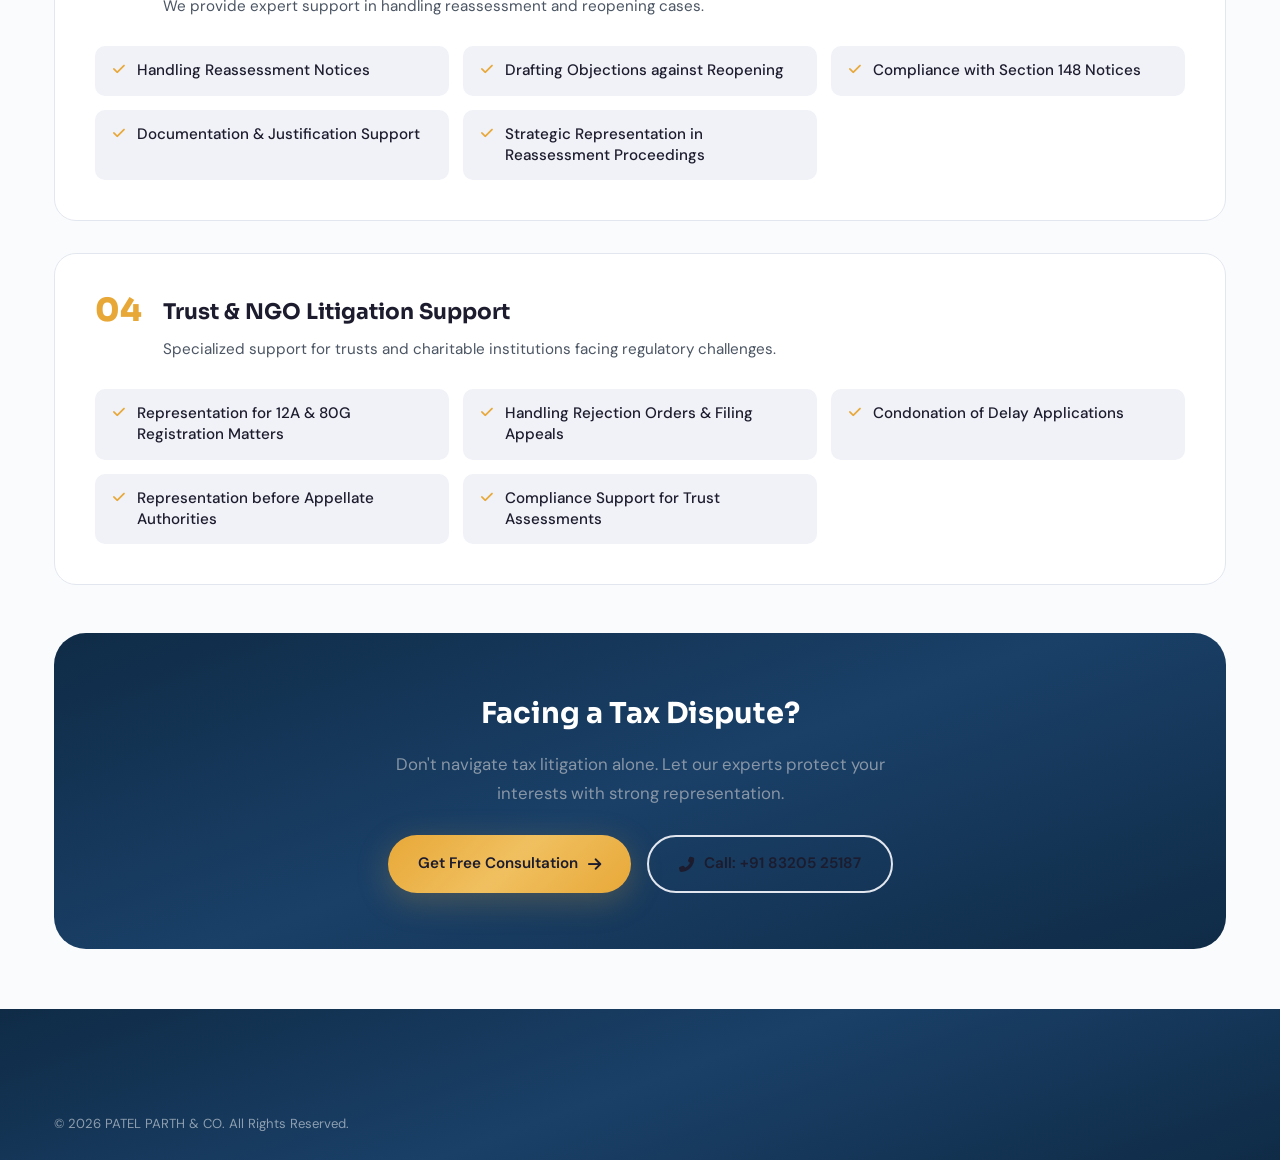
<file: income-tax-litigation.html>
<!DOCTYPE html>
<html lang="en">
<head>
    <meta charset="UTF-8">
    <meta name="viewport" content="width=device-width, initial-scale=1.0">
    <title>Income Tax Litigation Services | PATEL PARTH & CO</title>
    <meta name="description" content="Income tax litigation and representation services by PATEL PARTH & CO — assessment handling, appeals, reassessment, trust litigation, and ITAT representation.">
    <link rel="preconnect" href="https://fonts.googleapis.com">
    <link rel="preconnect" href="https://fonts.gstatic.com" crossorigin>
    <link href="https://fonts.googleapis.com/css2?family=DM+Sans:wght@300;400;500;600;700&family=Sora:wght@600;700;800&display=swap" rel="stylesheet">
    <link rel="stylesheet" href="https://cdnjs.cloudflare.com/ajax/libs/font-awesome/6.5.1/css/all.min.css">
    <link rel="stylesheet" href="style.css">
</head>
<body>

    <!-- Preloader -->
    <div id="preloader">
        <div class="loader-ring">
            <div class="loader-inner"></div>
            <img src="logo.jpeg" alt="PATEL PARTH &amp; CO" style="height:40px;width:auto;">
        </div>
    </div>

    <!-- Cursor Glow (desktop only) -->
    <div class="cursor-glow" id="cursorGlow"></div>

    <!-- Navigation -->
    <header id="navbar" class="scrolled">
        <div class="container nav-container">
            <a href="index.html" class="logo">
                <img src="logo.jpeg" alt="PATEL PARTH & CO" class="logo-img">
            </a>
            <nav class="nav-menu" id="navMenu">
                <a href="index.html" class="nav-link">Home</a>
                <a href="index.html#about" class="nav-link">About</a>
                <a href="index.html#services" class="nav-link">Services</a>
                <a href="index.html#why-us" class="nav-link">Why Us</a>
                <a href="index.html#testimonials" class="nav-link">Reviews</a>
                <a href="blog.html" class="nav-link">Blog</a>
                <a href="index.html#contact" class="nav-link">Contact</a>
            </nav>
            <div class="nav-actions">
                <a href="tel:+918320525187" class="nav-cta">
                    <i class="fas fa-phone-alt"></i>
                    <span>Call Now</span>
                </a>
                <button class="hamburger" id="hamburger" aria-label="Toggle menu">
                    <span></span><span></span><span></span>
                </button>
            </div>
        </div>
    </header>

    <!-- Service Hero -->
    <section class="service-hero">
        <div class="container">
            <div class="service-hero-content" data-animate="fade-up">
                <a href="index.html#services" class="back-link"><i class="fas fa-arrow-left"></i> All Services</a>
                <div class="tag-label">Our Service</div>
                <h1>Income Tax <span class="gradient-text">Litigation</span></h1>
                <p>Protecting Your Tax Position</p>
            </div>
        </div>
    </section>

    <!-- Service Detail -->
    <section class="service-detail section">
        <div class="container">
            <div class="detail-intro" data-animate="fade-up">
                <div class="detail-icon"><i class="fas fa-gavel"></i></div>
                <p>We provide comprehensive Income Tax Litigation and Representation Services to individuals, businesses, and trusts facing tax disputes, notices, or assessments. Our approach focuses on technical accuracy, strong documentation, and effective representation to safeguard your interests at every stage of litigation.</p>
                <p>From responding to tax notices to representing clients before appellate authorities, we provide end-to-end litigation support.</p>
            </div>

            <!-- Category 1 -->
            <div class="detail-block" data-animate="fade-up">
                <div class="detail-block-header">
                    <span class="block-num">01</span>
                    <div>
                        <h2>Assessment & Scrutiny Representation</h2>
                        <p>We assist clients during assessment proceedings and scrutiny cases to ensure proper compliance and representation.</p>
                    </div>
                </div>
                <div class="detail-grid">
                    <div class="detail-item"><i class="fas fa-check"></i><span>Representation in Scrutiny Assessments</span></div>
                    <div class="detail-item"><i class="fas fa-check"></i><span>Preparation & Submission of Replies to Notices</span></div>
                    <div class="detail-item"><i class="fas fa-check"></i><span>Handling Notices under Sections 142(1), 143(2), 148, etc.</span></div>
                    <div class="detail-item"><i class="fas fa-check"></i><span>Drafting of Submissions & Supporting Documents</span></div>
                    <div class="detail-item"><i class="fas fa-check"></i><span>Online Response Management on Income Tax Portal</span></div>
                    <div class="detail-item"><i class="fas fa-check"></i><span>Faceless Assessment Representation</span></div>
                </div>
            </div>

            <!-- Category 2 -->
            <div class="detail-block" data-animate="fade-up">
                <div class="detail-block-header">
                    <span class="block-num">02</span>
                    <div>
                        <h2>Income Tax Appeals & Litigation</h2>
                        <p>We represent clients before appellate authorities and manage litigation matters effectively.</p>
                    </div>
                </div>
                <div class="detail-grid">
                    <div class="detail-item"><i class="fas fa-check"></i><span>Filing Appeals before Commissioner of Income Tax (Appeals) – CIT(A)</span></div>
                    <div class="detail-item"><i class="fas fa-check"></i><span>Drafting Grounds of Appeal & Statement of Facts</span></div>
                    <div class="detail-item"><i class="fas fa-check"></i><span>Preparation of Written Submissions</span></div>
                    <div class="detail-item"><i class="fas fa-check"></i><span>Representation before ITAT (Income Tax Appellate Tribunal)</span></div>
                    <div class="detail-item"><i class="fas fa-check"></i><span>Stay Applications & Rectification Applications</span></div>
                    <div class="detail-item"><i class="fas fa-check"></i><span>Litigation Strategy & Case Documentation</span></div>
                </div>
            </div>

            <!-- Category 3 -->
            <div class="detail-block" data-animate="fade-up">
                <div class="detail-block-header">
                    <span class="block-num">03</span>
                    <div>
                        <h2>Reassessment & Notice Handling</h2>
                        <p>We provide expert support in handling reassessment and reopening cases.</p>
                    </div>
                </div>
                <div class="detail-grid">
                    <div class="detail-item"><i class="fas fa-check"></i><span>Handling Reassessment Notices</span></div>
                    <div class="detail-item"><i class="fas fa-check"></i><span>Drafting Objections against Reopening</span></div>
                    <div class="detail-item"><i class="fas fa-check"></i><span>Compliance with Section 148 Notices</span></div>
                    <div class="detail-item"><i class="fas fa-check"></i><span>Documentation & Justification Support</span></div>
                    <div class="detail-item"><i class="fas fa-check"></i><span>Strategic Representation in Reassessment Proceedings</span></div>
                </div>
            </div>

            <!-- Category 4 -->
            <div class="detail-block" data-animate="fade-up">
                <div class="detail-block-header">
                    <span class="block-num">04</span>
                    <div>
                        <h2>Trust & NGO Litigation Support</h2>
                        <p>Specialized support for trusts and charitable institutions facing regulatory challenges.</p>
                    </div>
                </div>
                <div class="detail-grid">
                    <div class="detail-item"><i class="fas fa-check"></i><span>Representation for 12A & 80G Registration Matters</span></div>
                    <div class="detail-item"><i class="fas fa-check"></i><span>Handling Rejection Orders & Filing Appeals</span></div>
                    <div class="detail-item"><i class="fas fa-check"></i><span>Condonation of Delay Applications</span></div>
                    <div class="detail-item"><i class="fas fa-check"></i><span>Representation before Appellate Authorities</span></div>
                    <div class="detail-item"><i class="fas fa-check"></i><span>Compliance Support for Trust Assessments</span></div>
                </div>
            </div>

            <!-- CTA -->
            <div class="detail-cta" data-animate="fade-up">
                <h3>Facing a Tax Dispute?</h3>
                <p>Don't navigate tax litigation alone. Let our experts protect your interests with strong representation.</p>
                <div class="detail-cta-btns">
                    <a href="index.html#contact" class="btn btn-glow">Get Free Consultation <i class="fas fa-arrow-right"></i></a>
                    <a href="tel:+918320525187" class="btn btn-ghost"><i class="fas fa-phone-alt"></i> Call: +91 83205 25187</a>
                </div>
            </div>
        </div>
    </section>

    <!-- Footer -->
    <footer class="footer">
        <div class="container">
            <div class="footer-bottom">
                <p>&copy; 2026 PATEL PARTH & CO. All Rights Reserved.</p>
            </div>
        </div>
    </footer>

    <!-- WhatsApp Float -->
    <a href="https://wa.me/918320525187" class="whatsapp-float" target="_blank" aria-label="Chat on WhatsApp">
        <i class="fab fa-whatsapp"></i>
        <span class="wa-tooltip">Chat with us</span>
    </a>

    <script src="script.js"></script>
</body>
</html>
</file>
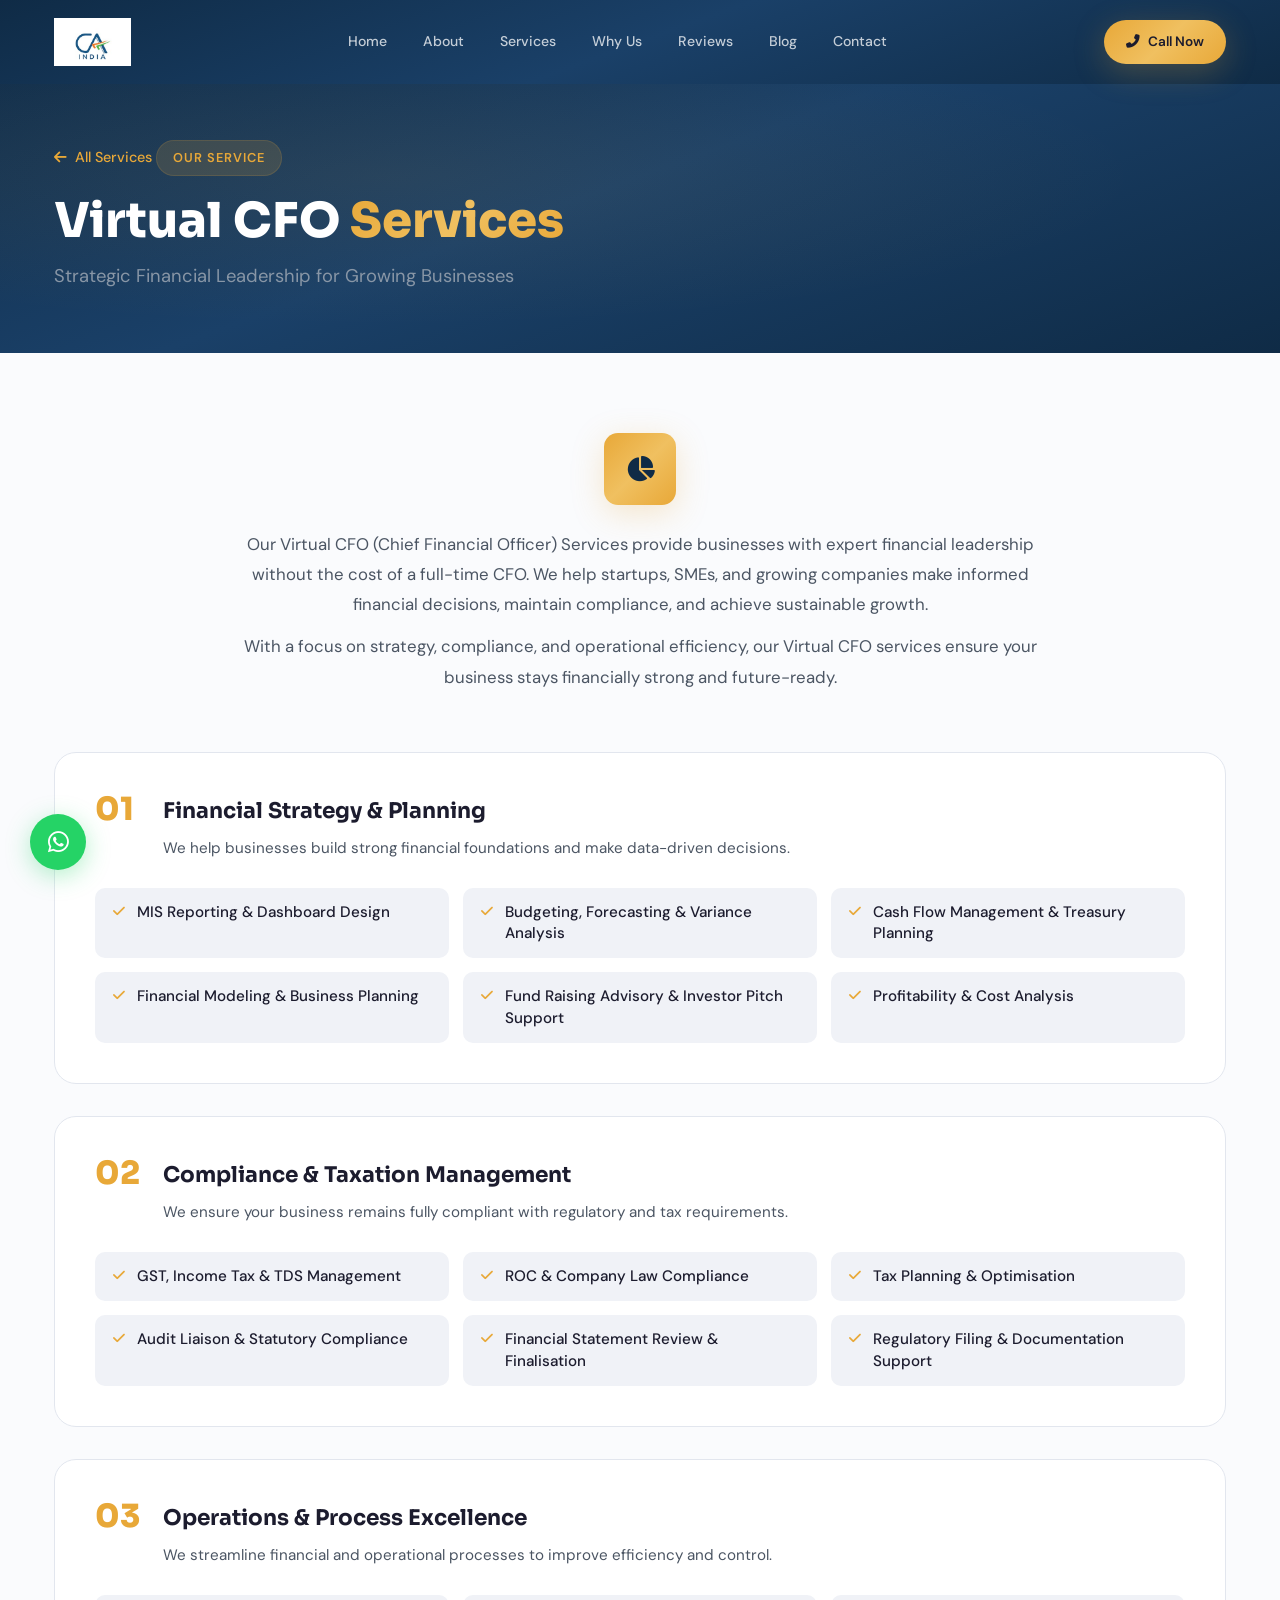
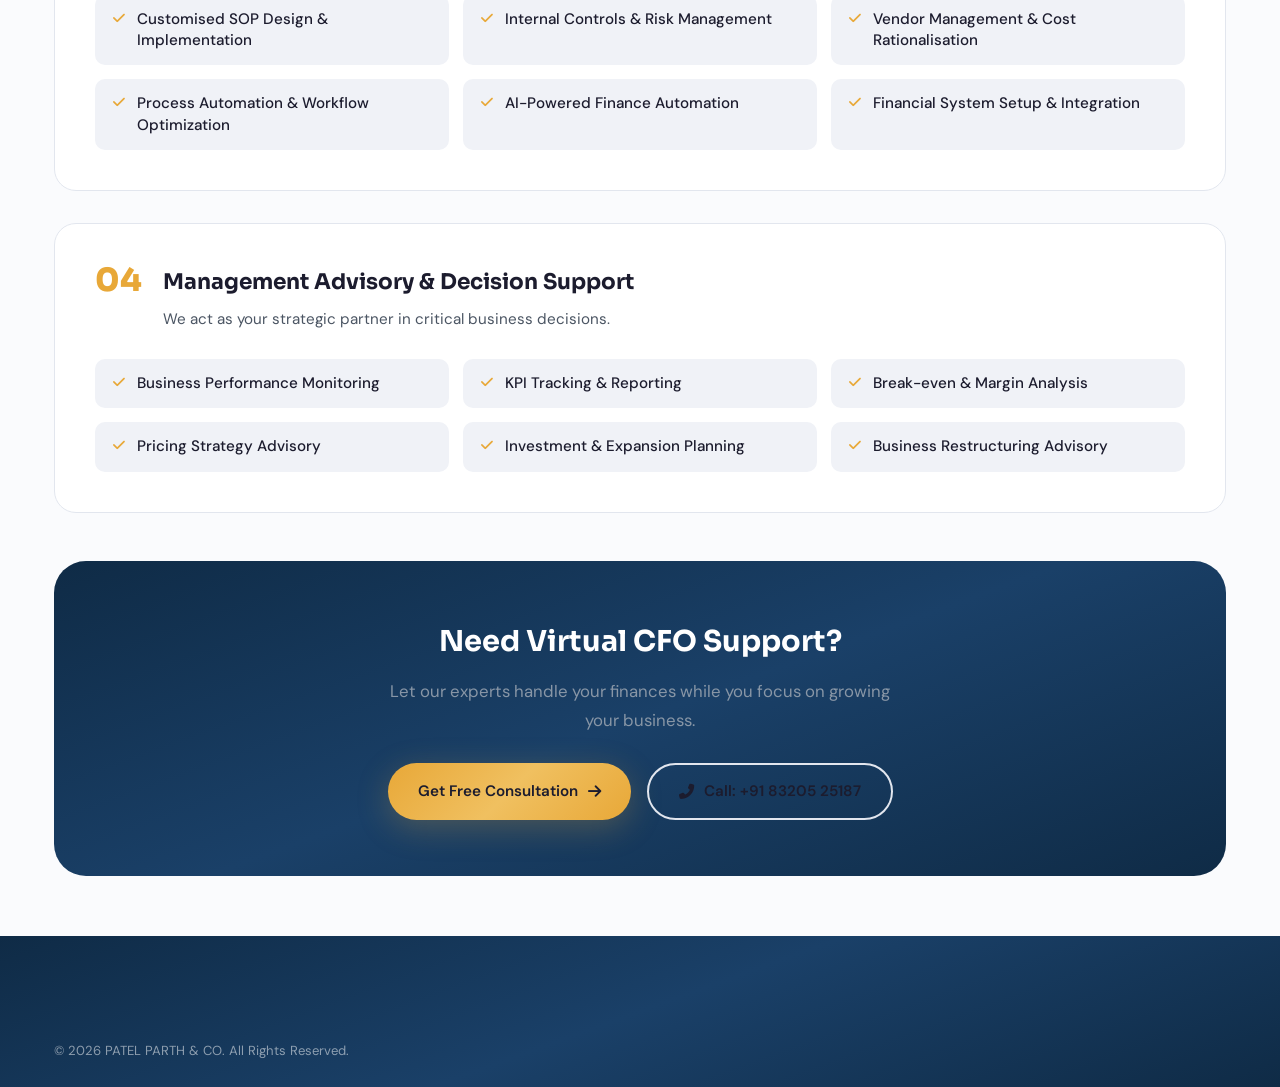
<file: virtual-cfo.html>
<!DOCTYPE html>
<html lang="en">
<head>
    <meta charset="UTF-8">
    <meta name="viewport" content="width=device-width, initial-scale=1.0">
    <title>Virtual CFO Services | PATEL PARTH & CO</title>
    <meta name="description" content="Virtual CFO services by PATEL PARTH & CO — expert financial leadership, MIS reporting, budgeting, tax management, and strategic advisory for growing businesses.">
    <link rel="preconnect" href="https://fonts.googleapis.com">
    <link rel="preconnect" href="https://fonts.gstatic.com" crossorigin>
    <link href="https://fonts.googleapis.com/css2?family=DM+Sans:wght@300;400;500;600;700&family=Sora:wght@600;700;800&display=swap" rel="stylesheet">
    <link rel="stylesheet" href="https://cdnjs.cloudflare.com/ajax/libs/font-awesome/6.5.1/css/all.min.css">
    <link rel="stylesheet" href="style.css">
</head>
<body>

    <!-- Preloader -->
    <div id="preloader">
        <div class="loader-ring">
            <div class="loader-inner"></div>
            <img src="logo.jpeg" alt="PATEL PARTH &amp; CO" style="height:40px;width:auto;">
        </div>
    </div>

    <!-- Cursor Glow (desktop only) -->
    <div class="cursor-glow" id="cursorGlow"></div>

    <!-- Navigation -->
    <header id="navbar" class="scrolled">
        <div class="container nav-container">
            <a href="index.html" class="logo">
                <img src="logo.jpeg" alt="PATEL PARTH & CO" class="logo-img">
            </a>
            <nav class="nav-menu" id="navMenu">
                <a href="index.html" class="nav-link">Home</a>
                <a href="index.html#about" class="nav-link">About</a>
                <a href="index.html#services" class="nav-link">Services</a>
                <a href="index.html#why-us" class="nav-link">Why Us</a>
                <a href="index.html#testimonials" class="nav-link">Reviews</a>
                <a href="blog.html" class="nav-link">Blog</a>
                <a href="index.html#contact" class="nav-link">Contact</a>
            </nav>
            <div class="nav-actions">
                <a href="tel:+918320525187" class="nav-cta">
                    <i class="fas fa-phone-alt"></i>
                    <span>Call Now</span>
                </a>
                <button class="hamburger" id="hamburger" aria-label="Toggle menu">
                    <span></span><span></span><span></span>
                </button>
            </div>
        </div>
    </header>

    <!-- Service Hero -->
    <section class="service-hero">
        <div class="container">
            <div class="service-hero-content" data-animate="fade-up">
                <a href="index.html#services" class="back-link"><i class="fas fa-arrow-left"></i> All Services</a>
                <div class="tag-label">Our Service</div>
                <h1>Virtual CFO <span class="gradient-text">Services</span></h1>
                <p>Strategic Financial Leadership for Growing Businesses</p>
            </div>
        </div>
    </section>

    <!-- Service Overview -->
    <section class="service-detail section">
        <div class="container">
            <div class="detail-intro" data-animate="fade-up">
                <div class="detail-icon"><i class="fas fa-chart-pie"></i></div>
                <p>Our Virtual CFO (Chief Financial Officer) Services provide businesses with expert financial leadership without the cost of a full-time CFO. We help startups, SMEs, and growing companies make informed financial decisions, maintain compliance, and achieve sustainable growth.</p>
                <p>With a focus on strategy, compliance, and operational efficiency, our Virtual CFO services ensure your business stays financially strong and future-ready.</p>
            </div>

            <!-- Service Category 1 -->
            <div class="detail-block" data-animate="fade-up">
                <div class="detail-block-header">
                    <span class="block-num">01</span>
                    <div>
                        <h2>Financial Strategy & Planning</h2>
                        <p>We help businesses build strong financial foundations and make data-driven decisions.</p>
                    </div>
                </div>
                <div class="detail-grid">
                    <div class="detail-item"><i class="fas fa-check"></i><span>MIS Reporting & Dashboard Design</span></div>
                    <div class="detail-item"><i class="fas fa-check"></i><span>Budgeting, Forecasting & Variance Analysis</span></div>
                    <div class="detail-item"><i class="fas fa-check"></i><span>Cash Flow Management & Treasury Planning</span></div>
                    <div class="detail-item"><i class="fas fa-check"></i><span>Financial Modeling & Business Planning</span></div>
                    <div class="detail-item"><i class="fas fa-check"></i><span>Fund Raising Advisory & Investor Pitch Support</span></div>
                    <div class="detail-item"><i class="fas fa-check"></i><span>Profitability & Cost Analysis</span></div>
                </div>
            </div>

            <!-- Service Category 2 -->
            <div class="detail-block" data-animate="fade-up">
                <div class="detail-block-header">
                    <span class="block-num">02</span>
                    <div>
                        <h2>Compliance & Taxation Management</h2>
                        <p>We ensure your business remains fully compliant with regulatory and tax requirements.</p>
                    </div>
                </div>
                <div class="detail-grid">
                    <div class="detail-item"><i class="fas fa-check"></i><span>GST, Income Tax & TDS Management</span></div>
                    <div class="detail-item"><i class="fas fa-check"></i><span>ROC & Company Law Compliance</span></div>
                    <div class="detail-item"><i class="fas fa-check"></i><span>Tax Planning & Optimisation</span></div>
                    <div class="detail-item"><i class="fas fa-check"></i><span>Audit Liaison & Statutory Compliance</span></div>
                    <div class="detail-item"><i class="fas fa-check"></i><span>Financial Statement Review & Finalisation</span></div>
                    <div class="detail-item"><i class="fas fa-check"></i><span>Regulatory Filing & Documentation Support</span></div>
                </div>
            </div>

            <!-- Service Category 3 -->
            <div class="detail-block" data-animate="fade-up">
                <div class="detail-block-header">
                    <span class="block-num">03</span>
                    <div>
                        <h2>Operations & Process Excellence</h2>
                        <p>We streamline financial and operational processes to improve efficiency and control.</p>
                    </div>
                </div>
                <div class="detail-grid">
                    <div class="detail-item"><i class="fas fa-check"></i><span>Customised SOP Design & Implementation</span></div>
                    <div class="detail-item"><i class="fas fa-check"></i><span>Internal Controls & Risk Management</span></div>
                    <div class="detail-item"><i class="fas fa-check"></i><span>Vendor Management & Cost Rationalisation</span></div>
                    <div class="detail-item"><i class="fas fa-check"></i><span>Process Automation & Workflow Optimization</span></div>
                    <div class="detail-item"><i class="fas fa-check"></i><span>AI-Powered Finance Automation</span></div>
                    <div class="detail-item"><i class="fas fa-check"></i><span>Financial System Setup & Integration</span></div>
                </div>
            </div>

            <!-- Service Category 4 -->
            <div class="detail-block" data-animate="fade-up">
                <div class="detail-block-header">
                    <span class="block-num">04</span>
                    <div>
                        <h2>Management Advisory & Decision Support</h2>
                        <p>We act as your strategic partner in critical business decisions.</p>
                    </div>
                </div>
                <div class="detail-grid">
                    <div class="detail-item"><i class="fas fa-check"></i><span>Business Performance Monitoring</span></div>
                    <div class="detail-item"><i class="fas fa-check"></i><span>KPI Tracking & Reporting</span></div>
                    <div class="detail-item"><i class="fas fa-check"></i><span>Break-even & Margin Analysis</span></div>
                    <div class="detail-item"><i class="fas fa-check"></i><span>Pricing Strategy Advisory</span></div>
                    <div class="detail-item"><i class="fas fa-check"></i><span>Investment & Expansion Planning</span></div>
                    <div class="detail-item"><i class="fas fa-check"></i><span>Business Restructuring Advisory</span></div>
                </div>
            </div>

            <!-- CTA -->
            <div class="detail-cta" data-animate="fade-up">
                <h3>Need Virtual CFO Support?</h3>
                <p>Let our experts handle your finances while you focus on growing your business.</p>
                <div class="detail-cta-btns">
                    <a href="index.html#contact" class="btn btn-glow">Get Free Consultation <i class="fas fa-arrow-right"></i></a>
                    <a href="tel:+918320525187" class="btn btn-ghost"><i class="fas fa-phone-alt"></i> Call: +91 83205 25187</a>
                </div>
            </div>
        </div>
    </section>

    <!-- Footer -->
    <footer class="footer">
        <div class="container">
            <div class="footer-bottom">
                <p>&copy; 2026 PATEL PARTH & CO. All Rights Reserved.</p>
            </div>
        </div>
    </footer>

    <!-- WhatsApp Float -->
    <a href="https://wa.me/918320525187" class="whatsapp-float" target="_blank" aria-label="Chat on WhatsApp">
        <i class="fab fa-whatsapp"></i>
        <span class="wa-tooltip">Chat with us</span>
    </a>

    <script src="script.js"></script>
</body>
</html>
</file>
<file: style.css>
/* ===========================
   PATEL PARTH & CO - UNIQUE DESIGN
   Modern Financial Consultancy
   =========================== */

/* --- CSS Variables --- */
:root {
    --primary: #0F2B46;
    --primary-mid: #1A4068;
    --primary-light: #25567F;
    --accent: #E8A838;
    --accent-light: #F0C060;
    --accent-glow: rgba(232, 168, 56, 0.35);
    --gradient: linear-gradient(135deg, #E8A838, #F0C060, #E8A838);
    --gradient-hero: linear-gradient(160deg, #0F2B46 0%, #1A4068 50%, #0F2B46 100%);

    --bg: #FAFBFD;
    --bg-alt: #F0F2F7;
    --bg-card: #FFFFFF;
    --bg-dark: #0F2B46;

    --text: #1C1C2E;
    --text-mid: #4B5563;
    --text-light: #8896A6;
    --text-on-dark: #FFFFFF;
    --text-on-accent: #1C1C2E;

    --border: #E2E6EE;
    --shadow-xs: 0 1px 3px rgba(15, 43, 70, 0.04);
    --shadow-sm: 0 2px 10px rgba(15, 43, 70, 0.06);
    --shadow-md: 0 8px 30px rgba(15, 43, 70, 0.08);
    --shadow-lg: 0 16px 50px rgba(15, 43, 70, 0.12);
    --shadow-glow: 0 8px 32px rgba(232, 168, 56, 0.25);

    --radius-sm: 10px;
    --radius-md: 14px;
    --radius-lg: 22px;
    --radius-xl: 32px;
    --radius-full: 100px;

    --ease: cubic-bezier(0.4, 0, 0.2, 1);
    --ease-bounce: cubic-bezier(0.34, 1.56, 0.64, 1);
    --transition: 0.3s var(--ease);
    --font: 'DM Sans', sans-serif;
    --font-heading: 'Sora', sans-serif;
}

/* --- Reset --- */
*, *::before, *::after {
    margin: 0;
    padding: 0;
    box-sizing: border-box;
}

html {
    scroll-behavior: smooth;
    scroll-padding-top: 80px;
}

body {
    font-family: var(--font);
    background: var(--bg);
    color: var(--text);
    line-height: 1.7;
    overflow-x: hidden;
    transition: background 0.4s var(--ease), color 0.4s var(--ease);
}

a { text-decoration: none; color: inherit; transition: color var(--transition); }
img { max-width: 100%; display: block; }
ul { list-style: none; }

.container {
    max-width: 1220px;
    margin: 0 auto;
    padding: 0 24px;
}

.section {
    padding: 110px 0;
}

/* --- Gradient Text --- */
.gradient-text {
    background: var(--gradient);
    -webkit-background-clip: text;
    -webkit-text-fill-color: transparent;
    background-clip: text;
}

/* --- Preloader --- */
#preloader {
    position: fixed;
    inset: 0;
    background: var(--bg);
    display: flex;
    align-items: center;
    justify-content: center;
    z-index: 9999;
    transition: opacity 0.6s, visibility 0.6s;
}

#preloader.hidden {
    opacity: 0;
    visibility: hidden;
}

.loader-ring {
    width: 90px;
    height: 90px;
    border-radius: 50%;
    border: 3px solid var(--border);
    border-top-color: var(--accent);
    animation: spin 1s linear infinite;
    display: flex;
    align-items: center;
    justify-content: center;
    position: relative;
}

.loader-inner {
    position: absolute;
    inset: 6px;
    border-radius: 50%;
    border: 3px solid transparent;
    border-bottom-color: var(--primary);
    animation: spin 1.5s linear infinite reverse;
}

.loader-text {
    font-family: var(--font-heading);
    font-size: 0.7rem;
    font-weight: 700;
    color: var(--accent);
    letter-spacing: 1px;
    z-index: 1;
}

@keyframes spin {
    to { transform: rotate(360deg); }
}

/* --- Cursor Glow --- */
.cursor-glow {
    width: 300px;
    height: 300px;
    border-radius: 50%;
    background: radial-gradient(circle, var(--accent-glow) 0%, transparent 70%);
    position: fixed;
    pointer-events: none;
    z-index: 0;
    transform: translate(-50%, -50%);
    transition: opacity 0.3s;
    opacity: 0;
}

.cursor-glow.active {
    opacity: 1;
}

@media (max-width: 768px) {
    .cursor-glow { display: none; }
}

/* --- Navigation --- */
#navbar {
    position: fixed;
    top: 0;
    left: 0;
    right: 0;
    z-index: 1000;
    background: var(--gradient-hero);
    transition: all var(--transition);
    padding: 18px 0;
}

#navbar.scrolled {
    background: var(--gradient-hero);
    backdrop-filter: blur(20px);
    -webkit-backdrop-filter: blur(20px);
    box-shadow: 0 4px 20px rgba(0, 0, 0, 0.3);
    padding: 12px 0;
}

.nav-container {
    display: flex;
    align-items: center;
    justify-content: space-between;
}

/* Logo */
.logo {
    display: flex;
    align-items: center;
    gap: 12px;
}

.logo-mark {
    width: 46px;
    height: 46px;
    background: var(--gradient-hero);
    border-radius: var(--radius-sm);
    display: flex;
    align-items: center;
    justify-content: center;
    gap: 1px;
    position: relative;
    overflow: hidden;
}

.logo-mark::after {
    content: '';
    position: absolute;
    inset: 0;
    background: linear-gradient(135deg, transparent 40%, rgba(232, 168, 56, 0.3));
    border-radius: inherit;
}

.logo-mark span {
    font-family: var(--font-heading);
    font-weight: 800;
    font-size: 0.85rem;
    color: #fff;
    z-index: 1;
}

.logo-text {
    display: flex;
    flex-direction: column;
}

.logo-name {
    font-family: var(--font-heading);
    font-weight: 700;
    font-size: 1.05rem;
    line-height: 1.2;
    color: #FFFFFF;
}

.logo-sub {
    font-size: 0.65rem;
    color: rgba(255, 255, 255, 0.6);
    text-transform: uppercase;
    letter-spacing: 2px;
    font-weight: 500;
}

/* Logo Image */
.logo-img {
    height: 48px;
    width: auto;
    object-fit: contain;
}

/* Nav Menu */
.nav-menu {
    display: flex;
    gap: 4px;
}

.nav-link {
    padding: 8px 16px;
    border-radius: var(--radius-full);
    font-size: 0.88rem;
    font-weight: 500;
    color: rgba(255, 255, 255, 0.75);
    transition: all var(--transition);
    position: relative;
}

.nav-link:hover,
.nav-link.active {
    color: #FFFFFF;
    background: rgba(255, 255, 255, 0.1);
}

.nav-link.active::after {
    content: '';
    position: absolute;
    bottom: 2px;
    left: 50%;
    transform: translateX(-50%);
    width: 4px;
    height: 4px;
    border-radius: 50%;
    background: var(--accent);
}

/* Nav Actions */
.nav-actions {
    display: flex;
    align-items: center;
    gap: 10px;
}

.nav-cta {
    display: flex;
    align-items: center;
    gap: 8px;
    padding: 10px 22px;
    background: var(--gradient);
    color: var(--text-on-accent);
    border-radius: var(--radius-full);
    font-weight: 600;
    font-size: 0.85rem;
    transition: all var(--transition);
    box-shadow: var(--shadow-glow);
}

.nav-cta:hover {
    transform: translateY(-2px);
    box-shadow: 0 12px 40px rgba(232, 168, 56, 0.35);
}

.hamburger {
    display: none;
    flex-direction: column;
    gap: 5px;
    background: none;
    border: none;
    cursor: pointer;
    padding: 4px;
}

.hamburger span {
    width: 24px;
    height: 2.5px;
    background: #FFFFFF;
    border-radius: 2px;
    transition: all var(--transition);
}

.hamburger.active span:nth-child(1) { transform: rotate(45deg) translate(5px, 5px); }
.hamburger.active span:nth-child(2) { opacity: 0; }
.hamburger.active span:nth-child(3) { transform: rotate(-45deg) translate(5px, -5px); }

/* --- Buttons --- */
.btn {
    display: inline-flex;
    align-items: center;
    gap: 10px;
    padding: 14px 30px;
    border-radius: var(--radius-full);
    font-weight: 600;
    font-size: 0.95rem;
    cursor: pointer;
    border: none;
    transition: all var(--transition);
    white-space: nowrap;
    font-family: var(--font);
}

.btn-glow {
    background: var(--gradient);
    color: var(--text-on-accent);
    box-shadow: var(--shadow-glow);
}

.btn-glow:hover {
    transform: translateY(-3px);
    box-shadow: 0 14px 44px rgba(232, 168, 56, 0.4);
}

.btn-ghost {
    background: transparent;
    color: var(--text);
    border: 2px solid var(--border);
}

.btn-ghost:hover {
    border-color: var(--accent);
    color: var(--accent);
    transform: translateY(-3px);
}

.btn-white {
    background: #FFFFFF;
    color: var(--primary);
    font-weight: 700;
}

.btn-white:hover {
    transform: translateY(-3px);
    box-shadow: var(--shadow-lg);
}

.btn-wa {
    background: #25D366;
    color: #fff;
}

.btn-wa:hover {
    background: #20BD5A;
    transform: translateY(-3px);
}

.btn-full {
    width: 100%;
    justify-content: center;
}

/* --- Tag Label --- */
.tag-label {
    display: inline-flex;
    align-items: center;
    gap: 8px;
    padding: 6px 18px;
    background: var(--accent-glow);
    color: var(--accent);
    border-radius: var(--radius-full);
    font-size: 0.78rem;
    font-weight: 700;
    text-transform: uppercase;
    letter-spacing: 2px;
    margin-bottom: 18px;
    border: 1px solid rgba(232, 168, 56, 0.15);
}

/* --- Section Intro --- */
.section-intro {
    text-align: center;
    max-width: 660px;
    margin: 0 auto 64px;
}

.sec-heading {
    font-family: var(--font-heading);
    font-size: 2.6rem;
    font-weight: 800;
    line-height: 1.25;
    margin-bottom: 16px;
    color: var(--text);
}

.section-sub {
    font-size: 1.05rem;
    color: var(--text-mid);
    line-height: 1.8;
}

/* ============================
   HERO SECTION
   ============================ */
.hero {
    min-height: 100vh;
    display: flex;
    align-items: center;
    position: relative;
    overflow: hidden;
    padding: 130px 0 80px;
    background: var(--bg);
}

.hero-particles {
    position: absolute;
    inset: 0;
    pointer-events: none;
    overflow: hidden;
}

.hero-particles .particle {
    position: absolute;
    width: 6px;
    height: 6px;
    border-radius: 50%;
    background: var(--accent);
    opacity: 0.15;
    animation: particleFloat 8s ease-in-out infinite;
}

@keyframes particleFloat {
    0%, 100% { transform: translateY(0) scale(1); opacity: 0.15; }
    50% { transform: translateY(-40px) scale(1.5); opacity: 0.3; }
}

.hero-grid {
    display: grid;
    grid-template-columns: 1fr 1fr;
    gap: 70px;
    align-items: center;
}

/* Hero Left */
.hero-pill {
    display: inline-flex;
    align-items: center;
    gap: 10px;
    padding: 8px 20px;
    background: var(--bg-alt);
    border: 1px solid var(--border);
    border-radius: var(--radius-full);
    font-size: 0.85rem;
    font-weight: 600;
    color: var(--text-mid);
    margin-bottom: 28px;
}

.pill-dot {
    width: 8px;
    height: 8px;
    border-radius: 50%;
    background: #22C55E;
    animation: pulse-dot 2s ease-in-out infinite;
}

@keyframes pulse-dot {
    0%, 100% { box-shadow: 0 0 0 0 rgba(34, 197, 94, 0.4); }
    50% { box-shadow: 0 0 0 8px rgba(34, 197, 94, 0); }
}

.hero h1 {
    font-family: var(--font-heading);
    font-size: 3.4rem;
    font-weight: 800;
    line-height: 1.15;
    margin-bottom: 22px;
    color: var(--text);
}

.hero-sub {
    font-size: 1.1rem;
    color: var(--text-mid);
    margin-bottom: 36px;
    line-height: 1.85;
    max-width: 520px;
}

.hero-btns {
    display: flex;
    gap: 14px;
    margin-bottom: 48px;
    flex-wrap: wrap;
}

/* Trust Row */
.hero-trust {
    display: flex;
    align-items: center;
    gap: 16px;
}

.trust-avatars {
    display: flex;
}

.trust-avatar {
    width: 40px;
    height: 40px;
    border-radius: 50%;
    background: var(--gradient-hero);
    color: #fff;
    font-size: 0.7rem;
    font-weight: 700;
    display: flex;
    align-items: center;
    justify-content: center;
    border: 3px solid var(--bg);
    margin-left: -10px;
}

.trust-avatar:first-child { margin-left: 0; }

.trust-avatar:last-child {
    background: var(--accent);
    color: var(--text-on-accent);
}

.trust-stars {
    display: flex;
    gap: 2px;
    color: var(--accent);
    font-size: 0.75rem;
    margin-bottom: 2px;
}

.trust-text span {
    font-size: 0.82rem;
    color: var(--text-light);
    font-weight: 500;
}

/* Hero Dashboard */
.hero-right {
    position: relative;
}

.hero-dashboard {
    background: var(--bg-card);
    border: 1px solid var(--border);
    border-radius: var(--radius-xl);
    padding: 28px;
    box-shadow: var(--shadow-lg);
    position: relative;
    z-index: 2;
}

.dash-header {
    display: flex;
    align-items: center;
    gap: 12px;
    margin-bottom: 24px;
    font-size: 0.85rem;
    font-weight: 600;
    color: var(--text-mid);
}

.dash-dots {
    display: flex;
    gap: 5px;
}

.dash-dots span {
    width: 10px;
    height: 10px;
    border-radius: 50%;
}

.dash-dots span:nth-child(1) { background: #FF6B6B; }
.dash-dots span:nth-child(2) { background: #FFC940; }
.dash-dots span:nth-child(3) { background: #51CF66; }

.dash-stats {
    display: grid;
    grid-template-columns: 1fr 1fr;
    gap: 14px;
    margin-bottom: 24px;
}

.dash-stat {
    display: flex;
    align-items: center;
    gap: 12px;
    padding: 16px;
    background: var(--bg-alt);
    border-radius: var(--radius-md);
    border: 1px solid var(--border);
}

.dash-stat i {
    font-size: 1.3rem;
    color: var(--accent);
}

.dash-stat-num {
    display: block;
    font-weight: 800;
    font-size: 1.1rem;
    font-family: var(--font-heading);
    color: var(--text);
}

.dash-stat-label {
    font-size: 0.72rem;
    color: var(--text-light);
    text-transform: uppercase;
    letter-spacing: 0.5px;
}

.dash-chart {
    display: flex;
    align-items: flex-end;
    gap: 10px;
    height: 130px;
    padding: 0 8px;
    margin-bottom: 20px;
}

.chart-bar {
    flex: 1;
    height: var(--h);
    background: linear-gradient(to top, var(--primary), var(--accent));
    border-radius: 6px 6px 0 0;
    position: relative;
    animation: barGrow 1.5s var(--ease-bounce) forwards;
    transform-origin: bottom;
    transform: scaleY(0);
}

.chart-bar::after {
    content: attr(data-label);
    position: absolute;
    bottom: -20px;
    left: 50%;
    transform: translateX(-50%);
    font-size: 0.6rem;
    color: var(--text-light);
    font-weight: 500;
}

@keyframes barGrow {
    to { transform: scaleY(1); }
}

.chart-bar:nth-child(1) { animation-delay: 0.1s; }
.chart-bar:nth-child(2) { animation-delay: 0.2s; }
.chart-bar:nth-child(3) { animation-delay: 0.3s; }
.chart-bar:nth-child(4) { animation-delay: 0.4s; }
.chart-bar:nth-child(5) { animation-delay: 0.5s; }
.chart-bar:nth-child(6) { animation-delay: 0.6s; }
.chart-bar:nth-child(7) { animation-delay: 0.7s; }

.dash-footer {
    display: flex;
    justify-content: center;
    gap: 24px;
    padding-top: 16px;
    border-top: 1px solid var(--border);
    font-size: 0.78rem;
    color: var(--text-light);
    font-weight: 500;
}

.dash-footer i {
    color: #22C55E;
    margin-right: 4px;
}

/* Hero Floating Badges */
.hero-float {
    position: absolute;
    display: flex;
    align-items: center;
    gap: 8px;
    padding: 12px 20px;
    background: var(--bg-card);
    border: 1px solid var(--border);
    border-radius: var(--radius-full);
    font-size: 0.82rem;
    font-weight: 700;
    color: var(--text);
    box-shadow: var(--shadow-md);
    z-index: 3;
    animation: badgeFloat 5s ease-in-out infinite;
}

.hero-float i {
    color: var(--accent);
}

.float-1 {
    top: -10px;
    right: 30px;
    animation-delay: 0s;
}

.float-2 {
    bottom: 20px;
    left: -20px;
    animation-delay: 2.5s;
}

@keyframes badgeFloat {
    0%, 100% { transform: translateY(0); }
    50% { transform: translateY(-10px); }
}

/* Scroll Indicator */
.scroll-indicator {
    position: absolute;
    bottom: 30px;
    left: 50%;
    transform: translateX(-50%);
}

.scroll-mouse {
    width: 26px;
    height: 42px;
    border: 2px solid var(--border);
    border-radius: 14px;
    display: flex;
    justify-content: center;
    padding-top: 8px;
}

.scroll-dot {
    width: 4px;
    height: 8px;
    background: var(--accent);
    border-radius: 4px;
    animation: scrollDown 2s ease-in-out infinite;
}

@keyframes scrollDown {
    0% { transform: translateY(0); opacity: 1; }
    100% { transform: translateY(14px); opacity: 0; }
}

/* ============================
   MARQUEE
   ============================ */
.marquee-section {
    background: var(--gradient-hero);
    padding: 18px 0;
    overflow: hidden;
}

.marquee-track {
    overflow: hidden;
    white-space: nowrap;
}

.marquee-content {
    display: inline-flex;
    align-items: center;
    gap: 32px;
    animation: marquee 30s linear infinite;
    color: rgba(255, 255, 255, 0.9);
    font-weight: 600;
    font-size: 0.9rem;
    text-transform: uppercase;
    letter-spacing: 2px;
}

.marquee-dot {
    width: 6px;
    height: 6px;
    border-radius: 50%;
    background: var(--accent);
    flex-shrink: 0;
}

@keyframes marquee {
    0% { transform: translateX(0); }
    100% { transform: translateX(-50%); }
}

/* ============================
   ABOUT SECTION
   ============================ */
.about {
    background: var(--bg);
}

.about-layout {
    display: grid;
    grid-template-columns: 1fr 1.15fr;
    gap: 80px;
    align-items: center;
}

.about-image-block {
    background: var(--gradient-hero);
    border-radius: var(--radius-xl);
    padding: 50px 36px;
    text-align: center;
    color: #fff;
    position: relative;
    overflow: hidden;
}

.about-image-block::before {
    content: '';
    position: absolute;
    top: -50%;
    right: -50%;
    width: 100%;
    height: 100%;
    background: radial-gradient(circle, rgba(232, 168, 56, 0.15) 0%, transparent 70%);
    pointer-events: none;
}

.about-icon-box {
    width: 80px;
    height: 80px;
    background: rgba(232, 168, 56, 0.2);
    border-radius: var(--radius-lg);
    display: flex;
    align-items: center;
    justify-content: center;
    font-size: 2rem;
    color: var(--accent);
    margin: 0 auto 20px;
    backdrop-filter: blur(8px);
}

.about-image-block h3 {
    font-family: var(--font-heading);
    font-size: 1.6rem;
    margin-bottom: 10px;
}

.about-image-block > p {
    font-size: 0.92rem;
    opacity: 0.8;
    line-height: 1.7;
}

.about-year-badge {
    position: absolute;
    bottom: -24px;
    right: -16px;
    width: 110px;
    height: 110px;
    background: var(--accent);
    color: var(--text-on-accent);
    border-radius: 50%;
    display: flex;
    flex-direction: column;
    align-items: center;
    justify-content: center;
    box-shadow: var(--shadow-glow);
    z-index: 2;
}

.year-num {
    font-family: var(--font-heading);
    font-size: 2rem;
    font-weight: 800;
    line-height: 1;
}

.year-label {
    font-size: 0.58rem;
    font-weight: 700;
    text-transform: uppercase;
    letter-spacing: 1px;
    text-align: center;
    line-height: 1.3;
}

.about-mini-cards {
    display: grid;
    grid-template-columns: 1fr 1fr;
    gap: 14px;
    margin-top: 40px;
}

.mini-card {
    background: var(--bg-card);
    border: 1px solid var(--border);
    border-radius: var(--radius-md);
    padding: 20px;
    text-align: center;
    transition: all var(--transition);
}

.mini-card:hover {
    transform: translateY(-4px);
    box-shadow: var(--shadow-md);
}

.mini-card i {
    font-size: 1.3rem;
    color: var(--accent);
    margin-bottom: 8px;
}

.mini-card strong {
    display: block;
    font-family: var(--font-heading);
    font-size: 1.4rem;
    font-weight: 800;
}

.mini-card span {
    font-size: 0.78rem;
    color: var(--text-light);
    text-transform: uppercase;
    letter-spacing: 1px;
}

/* About Right */
.about-right .sec-heading {
    text-align: left;
}

.about-text {
    color: var(--text-mid);
    margin-bottom: 16px;
    line-height: 1.85;
}

.about-values {
    display: flex;
    flex-direction: column;
    gap: 20px;
    margin: 32px 0;
}

.value-item {
    display: flex;
    gap: 16px;
    align-items: flex-start;
}

.value-icon {
    width: 50px;
    height: 50px;
    min-width: 50px;
    display: flex;
    align-items: center;
    justify-content: center;
    background: var(--accent-glow);
    color: var(--accent);
    border-radius: var(--radius-sm);
    font-size: 1.1rem;
    border: 1px solid rgba(232, 168, 56, 0.15);
}

.value-item strong {
    display: block;
    margin-bottom: 4px;
    font-size: 1rem;
    color: var(--text);
}

.value-item p {
    font-size: 0.88rem;
    color: var(--text-light);
    line-height: 1.6;
}

/* ============================
   FOUNDER SECTION
   ============================ */
.founder {
    background: var(--bg-alt);
}

.founder-layout {
    display: grid;
    grid-template-columns: 380px 1fr;
    gap: 64px;
    align-items: center;
}

.founder-photo-wrap {
    position: relative;
    text-align: center;
}

.founder-photo {
    width: 280px;
    height: 320px;
    margin: 0 auto;
    border-radius: var(--radius-xl);
    overflow: hidden;
    background: var(--gradient-hero);
    display: flex;
    align-items: center;
    justify-content: center;
    position: relative;
    border: 4px solid var(--border);
    box-shadow: var(--shadow-lg);
}

.founder-photo img {
    width: 100%;
    height: 100%;
    object-fit: cover;
}

.founder-initials {
    font-family: var(--font-heading);
    font-size: 5rem;
    font-weight: 800;
    color: rgba(255, 255, 255, 0.15);
    letter-spacing: 4px;
    user-select: none;
}

.founder-badge {
    display: inline-flex;
    align-items: center;
    gap: 8px;
    margin-top: 20px;
    padding: 10px 24px;
    background: var(--gradient);
    color: var(--text-on-accent);
    border-radius: var(--radius-full);
    font-size: 0.82rem;
    font-weight: 700;
    box-shadow: var(--shadow-glow);
}

.founder-info h3 {
    font-family: var(--font-heading);
    font-size: 2rem;
    font-weight: 800;
    color: var(--text);
    margin-bottom: 4px;
}

.founder-role {
    display: inline-block;
    font-size: 0.92rem;
    color: var(--accent);
    font-weight: 600;
    margin-bottom: 20px;
}

.founder-info > p {
    color: var(--text-mid);
    font-size: 0.95rem;
    line-height: 1.85;
    margin-bottom: 14px;
}

.founder-highlights {
    display: grid;
    grid-template-columns: 1fr 1fr;
    gap: 12px;
    margin: 28px 0;
}

.founder-highlight {
    display: flex;
    align-items: center;
    gap: 10px;
    padding: 12px 16px;
    background: var(--bg-card);
    border: 1px solid var(--border);
    border-radius: var(--radius-sm);
    font-size: 0.85rem;
    font-weight: 500;
    color: var(--text);
    transition: all var(--transition);
}

.founder-highlight:hover {
    border-color: rgba(232, 168, 56, 0.3);
    box-shadow: var(--shadow-sm);
}

.founder-highlight i {
    color: var(--accent);
    font-size: 1rem;
    width: 20px;
    text-align: center;
}

.founder-socials {
    display: flex;
    gap: 10px;
}

.founder-socials a {
    width: 42px;
    height: 42px;
    border: 1px solid var(--border);
    border-radius: var(--radius-sm);
    display: flex;
    align-items: center;
    justify-content: center;
    color: var(--text-mid);
    font-size: 0.92rem;
    transition: all var(--transition);
}

.founder-socials a:hover {
    background: var(--accent);
    color: var(--text-on-accent);
    border-color: var(--accent);
    transform: translateY(-3px);
    box-shadow: var(--shadow-glow);
}

@media (max-width: 1024px) {
    .founder-layout {
        grid-template-columns: 1fr;
        gap: 40px;
        text-align: center;
    }
    .founder-info { text-align: left; }
    .founder-highlights { grid-template-columns: 1fr; }
}

@media (max-width: 480px) {
    .founder-photo {
        width: 220px;
        height: 260px;
    }
    .founder-info h3 { font-size: 1.6rem; }
    .founder-highlights { grid-template-columns: 1fr; }
    .founder-socials { justify-content: flex-start; }
}

/* ============================
   SERVICES
   ============================ */
.services {
    background: var(--bg-alt);
}

.services-grid {
    display: grid;
    grid-template-columns: repeat(3, 1fr);
    gap: 24px;
}

.service-card {
    background: var(--bg-card);
    border: 1px solid var(--border);
    border-radius: var(--radius-lg);
    padding: 36px 30px;
    transition: all 0.4s var(--ease);
    position: relative;
    overflow: hidden;
}

.service-card::before {
    content: '';
    position: absolute;
    top: 0;
    left: 0;
    right: 0;
    height: 3px;
    background: var(--gradient);
    transform: scaleX(0);
    transform-origin: left;
    transition: transform 0.4s var(--ease);
}

.service-card:hover {
    transform: translateY(-8px);
    box-shadow: var(--shadow-lg);
    border-color: rgba(232, 168, 56, 0.2);
}

.service-card:hover::before {
    transform: scaleX(1);
}

.service-number {
    position: absolute;
    top: 20px;
    right: 24px;
    font-family: var(--font-heading);
    font-size: 2.5rem;
    font-weight: 800;
    color: var(--border);
    line-height: 1;
}

.service-icon-wrap {
    width: 58px;
    height: 58px;
    background: var(--accent-glow);
    color: var(--accent);
    border-radius: var(--radius-md);
    display: flex;
    align-items: center;
    justify-content: center;
    font-size: 1.35rem;
    margin-bottom: 20px;
    transition: all var(--transition);
    border: 1px solid rgba(232, 168, 56, 0.15);
}

.service-card:hover .service-icon-wrap {
    background: var(--gradient);
    color: var(--text-on-accent);
    box-shadow: var(--shadow-glow);
    border-color: transparent;
}

.service-card h3 {
    font-family: var(--font-heading);
    font-size: 1.1rem;
    font-weight: 700;
    margin-bottom: 10px;
    color: var(--text);
}

.service-card > p {
    font-size: 0.88rem;
    color: var(--text-mid);
    line-height: 1.7;
    margin-bottom: 16px;
}

.service-list {
    margin-bottom: 20px;
}

.service-list li {
    padding: 4px 0;
    font-size: 0.84rem;
    color: var(--text-mid);
    display: flex;
    align-items: center;
    gap: 8px;
}

.service-list li::before {
    content: '';
    width: 6px;
    height: 6px;
    border-radius: 50%;
    background: var(--accent);
    flex-shrink: 0;
}

.service-cta {
    display: inline-flex;
    align-items: center;
    gap: 6px;
    font-size: 0.88rem;
    font-weight: 600;
    color: var(--accent);
    transition: all var(--transition);
}

.service-cta:hover {
    gap: 12px;
}

/* ============================
   WHY US / STATS
   ============================ */
.why-us {
    background: var(--bg);
}

.stats-row {
    display: grid;
    grid-template-columns: repeat(4, 1fr);
    gap: 20px;
    margin-bottom: 64px;
}

.stat-card {
    text-align: center;
    padding: 36px 20px;
    background: var(--bg-card);
    border: 1px solid var(--border);
    border-radius: var(--radius-lg);
    transition: all var(--transition);
    position: relative;
    overflow: hidden;
}

.stat-card::after {
    content: '';
    position: absolute;
    bottom: 0;
    left: 0;
    right: 0;
    height: 3px;
    background: var(--gradient);
    transform: scaleX(0);
    transition: transform 0.4s var(--ease);
}

.stat-card:hover {
    transform: translateY(-6px);
    box-shadow: var(--shadow-md);
}

.stat-card:hover::after {
    transform: scaleX(1);
}

.stat-icon {
    width: 52px;
    height: 52px;
    margin: 0 auto 16px;
    background: var(--accent-glow);
    color: var(--accent);
    border-radius: var(--radius-sm);
    display: flex;
    align-items: center;
    justify-content: center;
    font-size: 1.2rem;
}

.stat-num {
    font-family: var(--font-heading);
    font-size: 2.4rem;
    font-weight: 800;
    color: var(--text);
    display: inline;
}

.stat-suffix {
    font-family: var(--font-heading);
    font-size: 1.6rem;
    font-weight: 800;
    color: var(--accent);
    display: inline;
}

.stat-label {
    font-size: 0.82rem;
    color: var(--text-light);
    margin-top: 6px;
    text-transform: uppercase;
    letter-spacing: 1px;
    font-weight: 500;
}

/* Features Row */
.features-row {
    display: grid;
    grid-template-columns: repeat(4, 1fr);
    gap: 20px;
}

.feature-card {
    text-align: center;
    padding: 36px 24px;
    background: var(--bg-card);
    border: 1px solid var(--border);
    border-radius: var(--radius-lg);
    transition: all var(--transition);
}

.feature-card:hover {
    transform: translateY(-6px);
    box-shadow: var(--shadow-md);
    border-color: rgba(232, 168, 56, 0.2);
}

.feature-icon-wrap {
    width: 60px;
    height: 60px;
    margin: 0 auto 18px;
    background: var(--gradient-hero);
    color: #fff;
    border-radius: var(--radius-md);
    display: flex;
    align-items: center;
    justify-content: center;
    font-size: 1.3rem;
    transition: all var(--transition);
}

.feature-card:hover .feature-icon-wrap {
    transform: scale(1.1) rotate(-5deg);
    box-shadow: var(--shadow-glow);
}

.feature-card h3 {
    font-family: var(--font-heading);
    font-size: 1.05rem;
    font-weight: 700;
    margin-bottom: 10px;
    color: var(--text);
}

.feature-card p {
    font-size: 0.88rem;
    color: var(--text-mid);
    line-height: 1.7;
}

/* ============================
   TESTIMONIALS
   ============================ */
.testimonials {
    background: var(--bg-alt);
}

.testimonial-slider {
    max-width: 900px;
    margin: 0 auto;
    overflow: hidden;
}

.testimonial-track {
    display: flex;
    transition: transform 0.5s var(--ease);
}

.testimonial-card {
    min-width: 100%;
    padding: 48px 50px;
    background: var(--bg-card);
    border: 1px solid var(--border);
    border-radius: var(--radius-xl);
    text-align: center;
    position: relative;
}

.testi-quote {
    font-size: 2rem;
    color: var(--accent);
    margin-bottom: 16px;
    opacity: 0.4;
}

.testi-stars {
    display: flex;
    justify-content: center;
    gap: 3px;
    color: var(--accent);
    font-size: 0.9rem;
    margin-bottom: 20px;
}

.testimonial-card > p {
    font-size: 1.08rem;
    color: var(--text-mid);
    line-height: 1.85;
    max-width: 600px;
    margin: 0 auto 28px;
    font-style: italic;
}

.testi-author {
    display: flex;
    align-items: center;
    gap: 14px;
    justify-content: center;
}

.testi-avatar {
    width: 48px;
    height: 48px;
    border-radius: 50%;
    background: var(--gradient-hero);
    color: #fff;
    font-size: 0.85rem;
    font-weight: 700;
    display: flex;
    align-items: center;
    justify-content: center;
}

.testi-author strong {
    display: block;
    font-size: 1rem;
    color: var(--text);
}

.testi-author span {
    font-size: 0.82rem;
    color: var(--text-light);
}

.slider-controls {
    display: flex;
    align-items: center;
    justify-content: center;
    gap: 20px;
    margin-top: 32px;
}

.slider-btn {
    width: 44px;
    height: 44px;
    border: 1px solid var(--border);
    border-radius: 50%;
    background: var(--bg-card);
    color: var(--text-mid);
    cursor: pointer;
    display: flex;
    align-items: center;
    justify-content: center;
    font-size: 0.85rem;
    transition: all var(--transition);
}

.slider-btn:hover {
    background: var(--accent);
    color: var(--text-on-accent);
    border-color: var(--accent);
    box-shadow: var(--shadow-glow);
}

.slider-dots {
    display: flex;
    gap: 8px;
}

.slider-dots .dot {
    width: 10px;
    height: 10px;
    border-radius: 50%;
    background: var(--border);
    cursor: pointer;
    transition: all var(--transition);
}

.slider-dots .dot.active {
    background: var(--accent);
    transform: scale(1.2);
}

/* ============================
   CTA BANNER
   ============================ */
.cta-banner {
    padding: 0;
}

.cta-box {
    background: var(--gradient-hero);
    border-radius: var(--radius-xl);
    padding: 60px;
    display: flex;
    align-items: center;
    justify-content: space-between;
    gap: 40px;
    margin: -40px 24px 0;
    position: relative;
    z-index: 2;
    overflow: hidden;
}

.cta-box::before {
    content: '';
    position: absolute;
    top: -50%;
    right: -20%;
    width: 400px;
    height: 400px;
    background: radial-gradient(circle, rgba(232, 168, 56, 0.15) 0%, transparent 70%);
    pointer-events: none;
}

.cta-content h2 {
    font-family: var(--font-heading);
    font-size: 2rem;
    font-weight: 800;
    color: #fff;
    margin-bottom: 10px;
}

.cta-content p {
    color: rgba(255, 255, 255, 0.75);
    font-size: 1rem;
    max-width: 440px;
}

.cta-buttons {
    display: flex;
    gap: 14px;
    flex-shrink: 0;
}

/* ============================
   CONTACT
   ============================ */
.contact {
    background: var(--bg);
    padding-top: 140px;
}

.contact-layout {
    display: grid;
    grid-template-columns: 1fr 1.4fr;
    gap: 48px;
    align-items: start;
}

.contact-info {
    display: flex;
    flex-direction: column;
    gap: 16px;
}

.info-card {
    display: flex;
    align-items: center;
    gap: 16px;
    padding: 22px;
    background: var(--bg-card);
    border: 1px solid var(--border);
    border-radius: var(--radius-md);
    transition: all var(--transition);
}

.info-card:hover {
    border-color: rgba(232, 168, 56, 0.3);
    box-shadow: var(--shadow-sm);
}

.info-icon {
    width: 48px;
    height: 48px;
    min-width: 48px;
    background: var(--accent-glow);
    color: var(--accent);
    border-radius: var(--radius-sm);
    display: flex;
    align-items: center;
    justify-content: center;
    font-size: 1.1rem;
}

.info-card h4 {
    font-size: 0.9rem;
    font-weight: 700;
    margin-bottom: 2px;
    color: var(--text);
}

.info-card a,
.info-card p {
    font-size: 0.88rem;
    color: var(--text-mid);
}

.info-card a:hover {
    color: var(--accent);
}

/* Contact Form */
.contact-form {
    background: var(--bg-card);
    border: 1px solid var(--border);
    border-radius: var(--radius-xl);
    padding: 40px;
}

.form-row {
    display: grid;
    grid-template-columns: 1fr 1fr;
    gap: 16px;
}

.form-field {
    margin-bottom: 18px;
}

.form-field label {
    display: block;
    font-size: 0.82rem;
    font-weight: 600;
    color: var(--text);
    margin-bottom: 6px;
    text-transform: uppercase;
    letter-spacing: 0.5px;
}

.form-field input,
.form-field select,
.form-field textarea {
    width: 100%;
    padding: 13px 18px;
    background: var(--bg-alt);
    border: 1px solid var(--border);
    border-radius: var(--radius-sm);
    font-family: var(--font);
    font-size: 0.92rem;
    color: var(--text);
    transition: all var(--transition);
    outline: none;
}

.form-field input:focus,
.form-field select:focus,
.form-field textarea:focus {
    border-color: var(--accent);
    box-shadow: 0 0 0 3px var(--accent-glow);
}

.form-field textarea {
    resize: vertical;
    min-height: 100px;
}

/* ============================
   FOOTER
   ============================ */
.footer {
    background: var(--gradient-hero);
    color: rgba(255, 255, 255, 0.85);
    padding: 80px 0 0;
}

.footer-top {
    display: grid;
    grid-template-columns: 1.5fr 1fr 1fr 1fr;
    gap: 48px;
    padding-bottom: 48px;
    border-bottom: 1px solid rgba(255, 255, 255, 0.1);
}

.footer-brand p {
    margin-top: 16px;
    font-size: 0.9rem;
    line-height: 1.7;
    opacity: 0.75;
    max-width: 300px;
}

.footer-brand .logo-name {
    color: #fff;
}

.footer-socials {
    display: flex;
    gap: 10px;
    margin-top: 20px;
}

.footer-socials a {
    width: 40px;
    height: 40px;
    border: 1px solid rgba(255, 255, 255, 0.15);
    border-radius: var(--radius-sm);
    display: flex;
    align-items: center;
    justify-content: center;
    color: rgba(255, 255, 255, 0.7);
    font-size: 0.9rem;
    transition: all var(--transition);
}

.footer-socials a:hover {
    background: var(--accent);
    color: var(--text-on-accent);
    border-color: var(--accent);
    transform: translateY(-3px);
}

.footer-col h4 {
    font-family: var(--font-heading);
    font-size: 1rem;
    font-weight: 700;
    color: #fff;
    margin-bottom: 20px;
}

.footer-col a {
    display: block;
    padding: 5px 0;
    font-size: 0.88rem;
    opacity: 0.7;
    transition: all var(--transition);
}

.footer-col a:hover {
    opacity: 1;
    color: var(--accent);
    padding-left: 6px;
}

.footer-contact-row {
    display: flex;
    align-items: center;
    gap: 10px;
    padding: 5px 0;
    font-size: 0.88rem;
    opacity: 0.7;
}

.footer-contact-row i {
    color: var(--accent);
    width: 16px;
}

.footer-contact-row a:hover {
    color: var(--accent);
}

.footer-bottom {
    display: flex;
    justify-content: space-between;
    align-items: center;
    padding: 24px 0;
    font-size: 0.82rem;
    opacity: 0.6;
}

.footer-bottom .fa-heart {
    color: #FF6B6B;
}

/* ============================
   BACK TO TOP
   ============================ */
.back-to-top {
    position: fixed;
    bottom: 30px;
    right: 30px;
    width: 48px;
    height: 48px;
    background: var(--gradient);
    color: var(--text-on-accent);
    border-radius: 50%;
    display: flex;
    align-items: center;
    justify-content: center;
    font-size: 1rem;
    box-shadow: var(--shadow-glow);
    z-index: 99;
    opacity: 0;
    visibility: hidden;
    transform: translateY(20px);
    transition: all var(--transition);
}

.back-to-top.visible {
    opacity: 1;
    visibility: visible;
    transform: translateY(0);
}

.back-to-top:hover {
    transform: translateY(-4px);
    box-shadow: 0 12px 40px rgba(232, 168, 56, 0.4);
}

/* ============================
   WHATSAPP FLOAT
   ============================ */
.whatsapp-float {
    position: fixed;
    bottom: 30px;
    left: 30px;
    width: 56px;
    height: 56px;
    background: #25D366;
    color: #fff;
    border-radius: 50%;
    display: flex;
    align-items: center;
    justify-content: center;
    font-size: 1.5rem;
    box-shadow: 0 6px 24px rgba(37, 211, 102, 0.35);
    z-index: 99;
    transition: all var(--transition);
}

.whatsapp-float:hover {
    transform: scale(1.1);
    box-shadow: 0 10px 36px rgba(37, 211, 102, 0.5);
}

.wa-tooltip {
    position: absolute;
    left: 68px;
    background: #fff;
    color: #333;
    padding: 8px 16px;
    border-radius: var(--radius-sm);
    font-size: 0.8rem;
    font-weight: 600;
    white-space: nowrap;
    box-shadow: var(--shadow-md);
    opacity: 0;
    transform: translateX(-10px);
    transition: all var(--transition);
    pointer-events: none;
}

.whatsapp-float:hover .wa-tooltip {
    opacity: 1;
    transform: translateX(0);
}

/* ============================
   ANIMATIONS
   ============================ */
[data-animate] {
    opacity: 0;
    transform: translateY(30px);
    transition: opacity 0.7s var(--ease), transform 0.7s var(--ease);
}

[data-animate="fade-right"] {
    transform: translateX(-40px);
}

[data-animate="fade-left"] {
    transform: translateX(40px);
}

[data-animate].animate-in {
    opacity: 1;
    transform: translate(0, 0);
}

/* ============================
   RESPONSIVE
   ============================ */
@media (max-width: 1024px) {
    .hero-grid,
    .about-layout { grid-template-columns: 1fr; gap: 48px; }
    .hero h1 { font-size: 2.8rem; }
    .sec-heading { font-size: 2.2rem; }
    .services-grid { grid-template-columns: repeat(2, 1fr); }
    .stats-row { grid-template-columns: repeat(2, 1fr); }
    .features-row { grid-template-columns: repeat(2, 1fr); }
    .footer-top { grid-template-columns: 1fr 1fr; gap: 36px; }
    .cta-box { flex-direction: column; text-align: center; padding: 44px 32px; }
    .cta-buttons { justify-content: center; flex-wrap: wrap; }
    .contact-layout { grid-template-columns: 1fr; }
    .hero-right { max-width: 500px; margin: 0 auto; }
}

@media (max-width: 768px) {
    .section { padding: 80px 0; }
    .nav-menu {
        position: fixed;
        top: 0;
        right: -100%;
        width: 75%;
        max-width: 320px;
        height: 100vh;
        height: 100dvh;
        background: #FFFFFF;
        flex-direction: column;
        padding: 100px 32px 32px;
        box-shadow: -5px 0 30px rgba(0, 0, 0, 0.3);
        transition: right 0.4s var(--ease);
        z-index: 1001;
        gap: 4px;
        overflow-y: auto;
    }

    .nav-menu.active { right: 0; }

    .nav-link {
        padding: 14px 16px;
        font-size: 1rem;
        border-radius: var(--radius-sm);
        color: var(--text);
    }

    .nav-link:hover,
    .nav-link.active {
        color: var(--accent);
        background: rgba(232, 168, 56, 0.08);
    }

    .hamburger { display: flex; z-index: 1002; position: relative; }
    .nav-cta span { display: none; }
    .nav-cta { width: 42px; height: 42px; padding: 0; justify-content: center; border-radius: var(--radius-sm); }

    .hero { padding: 80px 0 40px; min-height: auto; }
    .hero h1 { font-size: 2rem; }
    .hero-sub { font-size: 0.95rem; }
    .hero-pill { margin-bottom: 18px; }
    .hero-btns { margin-bottom: 32px; }
    .hero-dashboard { padding: 20px; }
    .dash-chart { height: 100px; }
    .sec-heading { font-size: 1.8rem; }

    .services-grid { grid-template-columns: 1fr; }
    .stats-row { grid-template-columns: 1fr 1fr; }
    .features-row { grid-template-columns: 1fr; }
    .footer-top { grid-template-columns: 1fr; }

    .form-row { grid-template-columns: 1fr; }
    .contact-form { padding: 28px 20px; }

    .cta-box { margin: -30px 16px 0; padding: 36px 24px; }
    .contact { padding-top: 100px; }

    .float-2 { display: none; }
}

@media (max-width: 480px) {
    .hero { padding: 70px 0 30px; }
    .hero h1 { font-size: 1.7rem; }
    .sec-heading { font-size: 1.5rem; }
    .hero-trust { flex-direction: column; align-items: flex-start; gap: 10px; }
    .about-mini-cards { grid-template-columns: 1fr; }
    .cta-buttons { flex-direction: column; width: 100%; }
    .cta-buttons .btn { justify-content: center; }
}

/* ===========================
   SERVICE DETAIL PAGES
   =========================== */

/* Service Hero */
.service-hero {
    background: var(--gradient-hero);
    padding: 140px 0 60px;
    position: relative;
    overflow: hidden;
}

.service-hero::before {
    content: '';
    position: absolute;
    top: 0;
    left: 0;
    width: 100%;
    height: 100%;
    background: radial-gradient(ellipse at 30% 50%, rgba(232, 168, 56, 0.08) 0%, transparent 60%);
    pointer-events: none;
}

.service-hero-content {
    position: relative;
    z-index: 1;
}

.back-link {
    display: inline-flex;
    align-items: center;
    gap: 8px;
    color: var(--accent);
    text-decoration: none;
    font-size: 0.9rem;
    font-weight: 500;
    margin-bottom: 20px;
    transition: var(--transition);
}

.back-link:hover {
    gap: 12px;
    color: var(--accent-light);
}

.service-hero .tag-label {
    display: inline-block;
    background: rgba(232, 168, 56, 0.15);
    color: var(--accent);
    padding: 6px 16px;
    border-radius: var(--radius-full);
    font-size: 0.8rem;
    font-weight: 600;
    letter-spacing: 0.08em;
    text-transform: uppercase;
    margin-bottom: 16px;
}

.service-hero h1 {
    font-family: var(--font-heading);
    font-size: 3rem;
    font-weight: 800;
    color: var(--text-on-dark);
    line-height: 1.2;
    margin-bottom: 12px;
}

.service-hero p {
    color: var(--text-light);
    font-size: 1.15rem;
    max-width: 500px;
}

/* Service Detail Section */
.service-detail {
    padding: 80px 0 60px;
}

/* Detail Intro */
.detail-intro {
    text-align: center;
    max-width: 800px;
    margin: 0 auto 60px;
}

.detail-icon {
    width: 72px;
    height: 72px;
    border-radius: var(--radius-md);
    background: var(--gradient);
    display: flex;
    align-items: center;
    justify-content: center;
    margin: 0 auto 24px;
    font-size: 1.6rem;
    color: var(--primary);
    box-shadow: var(--shadow-glow);
}

.detail-intro p {
    color: var(--text-mid);
    font-size: 1.05rem;
    line-height: 1.8;
    margin-bottom: 12px;
}

/* Detail Blocks */
.detail-block {
    background: var(--bg-card);
    border: 1px solid var(--border);
    border-radius: var(--radius-lg);
    padding: 40px;
    margin-bottom: 32px;
    transition: var(--transition);
}

.detail-block:hover {
    box-shadow: var(--shadow-md);
    border-color: rgba(232, 168, 56, 0.3);
}

.detail-block-header {
    display: flex;
    align-items: flex-start;
    gap: 20px;
    margin-bottom: 28px;
}

.block-num {
    font-family: var(--font-heading);
    font-size: 2rem;
    font-weight: 800;
    color: var(--accent);
    line-height: 1;
    min-width: 48px;
}

.detail-block-header h2 {
    font-family: var(--font-heading);
    font-size: 1.35rem;
    font-weight: 700;
    color: var(--text);
    margin-bottom: 6px;
}

.detail-block-header p {
    color: var(--text-mid);
    font-size: 0.95rem;
    line-height: 1.6;
}

/* Detail Grid */
.detail-grid {
    display: grid;
    grid-template-columns: repeat(auto-fill, minmax(280px, 1fr));
    gap: 14px;
}

.detail-item {
    display: flex;
    align-items: flex-start;
    gap: 12px;
    padding: 14px 18px;
    background: var(--bg-alt);
    border-radius: var(--radius-sm);
    transition: var(--transition);
}

.detail-item:hover {
    background: rgba(232, 168, 56, 0.08);
    transform: translateX(4px);
}

.detail-item i {
    color: var(--accent);
    font-size: 0.85rem;
    margin-top: 3px;
    flex-shrink: 0;
}

.detail-item span {
    color: var(--text);
    font-size: 0.95rem;
    font-weight: 500;
    line-height: 1.4;
}

/* Detail CTA */
.detail-cta {
    text-align: center;
    background: var(--gradient-hero);
    border-radius: var(--radius-xl);
    padding: 56px 40px;
    margin-top: 48px;
}

.detail-cta h3 {
    font-family: var(--font-heading);
    font-size: 1.8rem;
    font-weight: 700;
    color: var(--text-on-dark);
    margin-bottom: 12px;
}

.detail-cta p {
    color: var(--text-light);
    font-size: 1.05rem;
    max-width: 500px;
    margin: 0 auto 28px;
}

.detail-cta-btns {
    display: flex;
    gap: 16px;
    justify-content: center;
    flex-wrap: wrap;
}

/* Service Page Responsive */
@media (max-width: 768px) {
    .service-hero {
        padding: 120px 0 40px;
    }

    .service-hero h1 {
        font-size: 2rem;
    }

    .detail-block {
        padding: 28px 20px;
    }

    .detail-block-header {
        flex-direction: column;
        gap: 10px;
    }

    .block-num {
        font-size: 1.5rem;
    }

    .detail-grid {
        grid-template-columns: 1fr;
    }

    .detail-cta {
        padding: 40px 24px;
    }

    .detail-cta h3 {
        font-size: 1.4rem;
    }

    .detail-cta-btns {
        flex-direction: column;
        align-items: center;
    }
}

@media (max-width: 480px) {
    .service-hero {
        padding: 100px 0 30px;
    }

    .service-hero h1 {
        font-size: 1.7rem;
    }

    .detail-block {
        padding: 22px 16px;
    }

    .detail-block-header h2 {
        font-size: 1.15rem;
    }

    .detail-item {
        padding: 12px 14px;
    }
}
</file>
